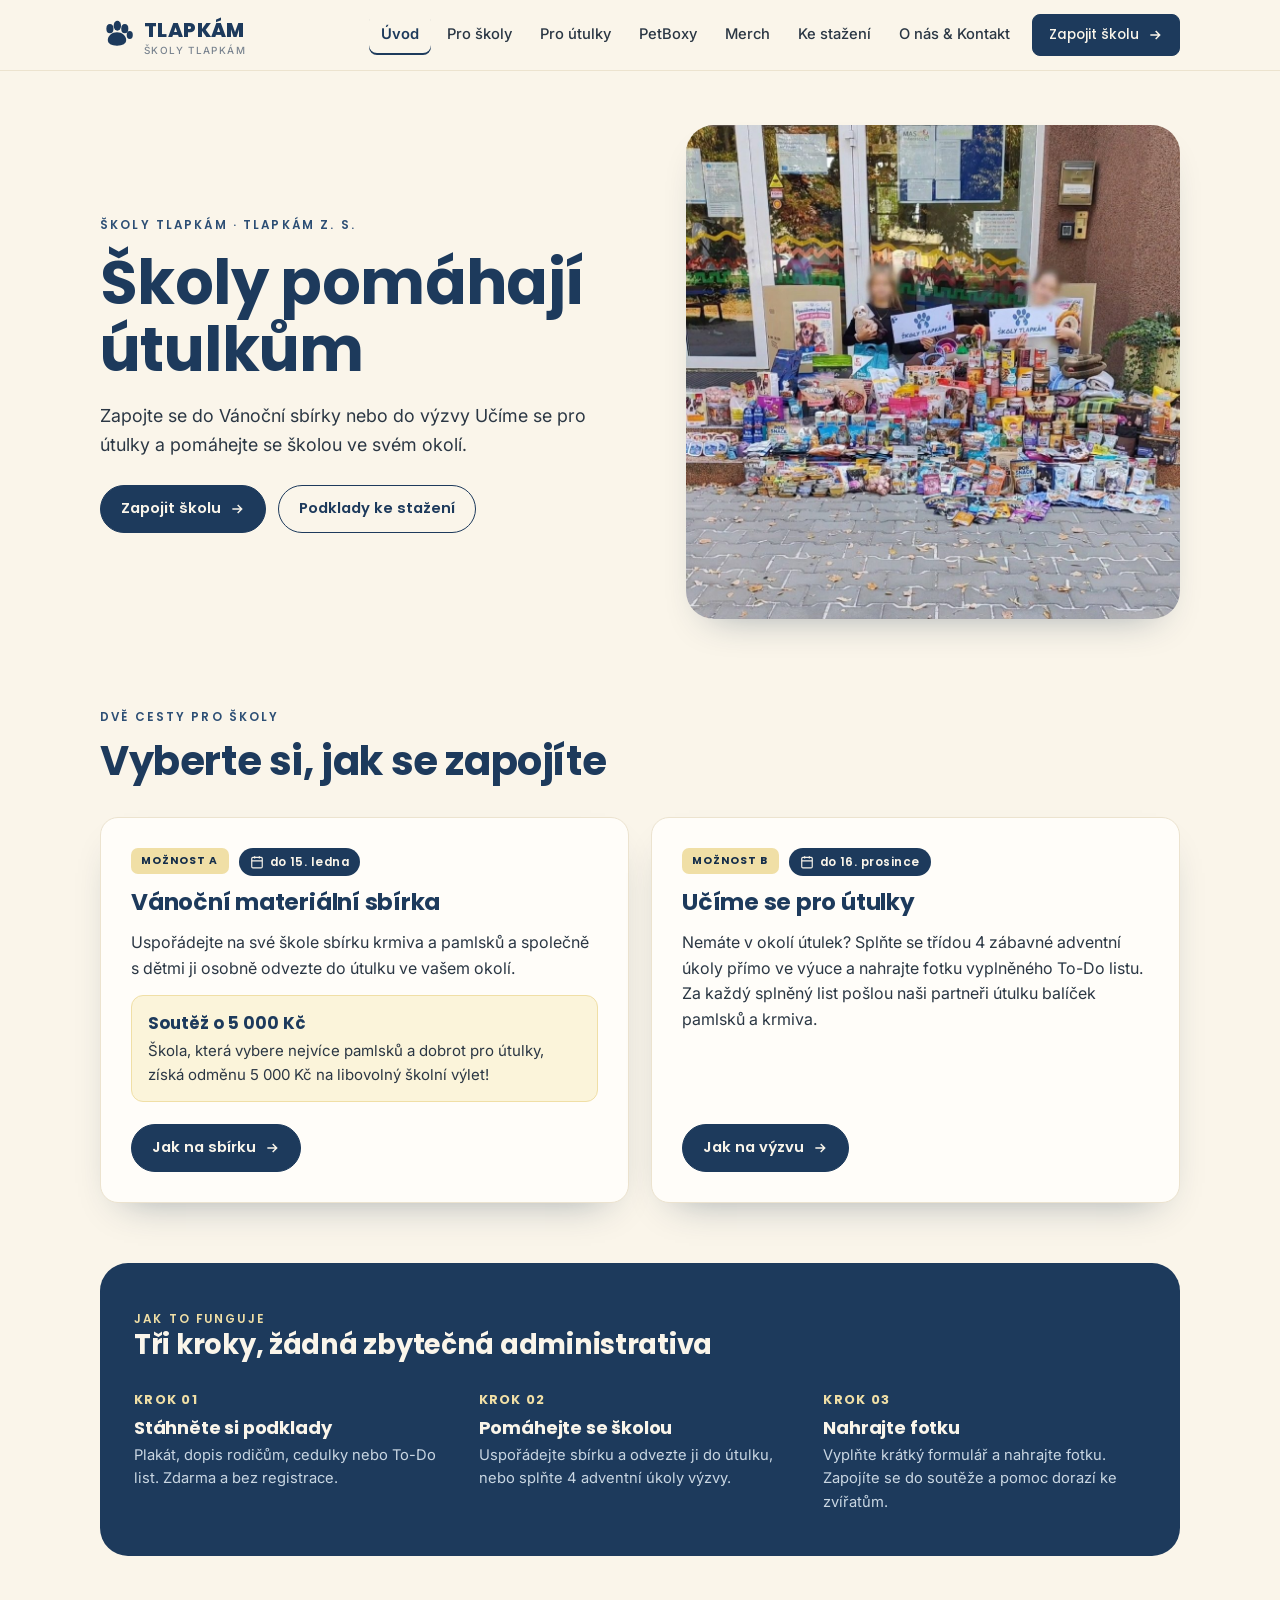
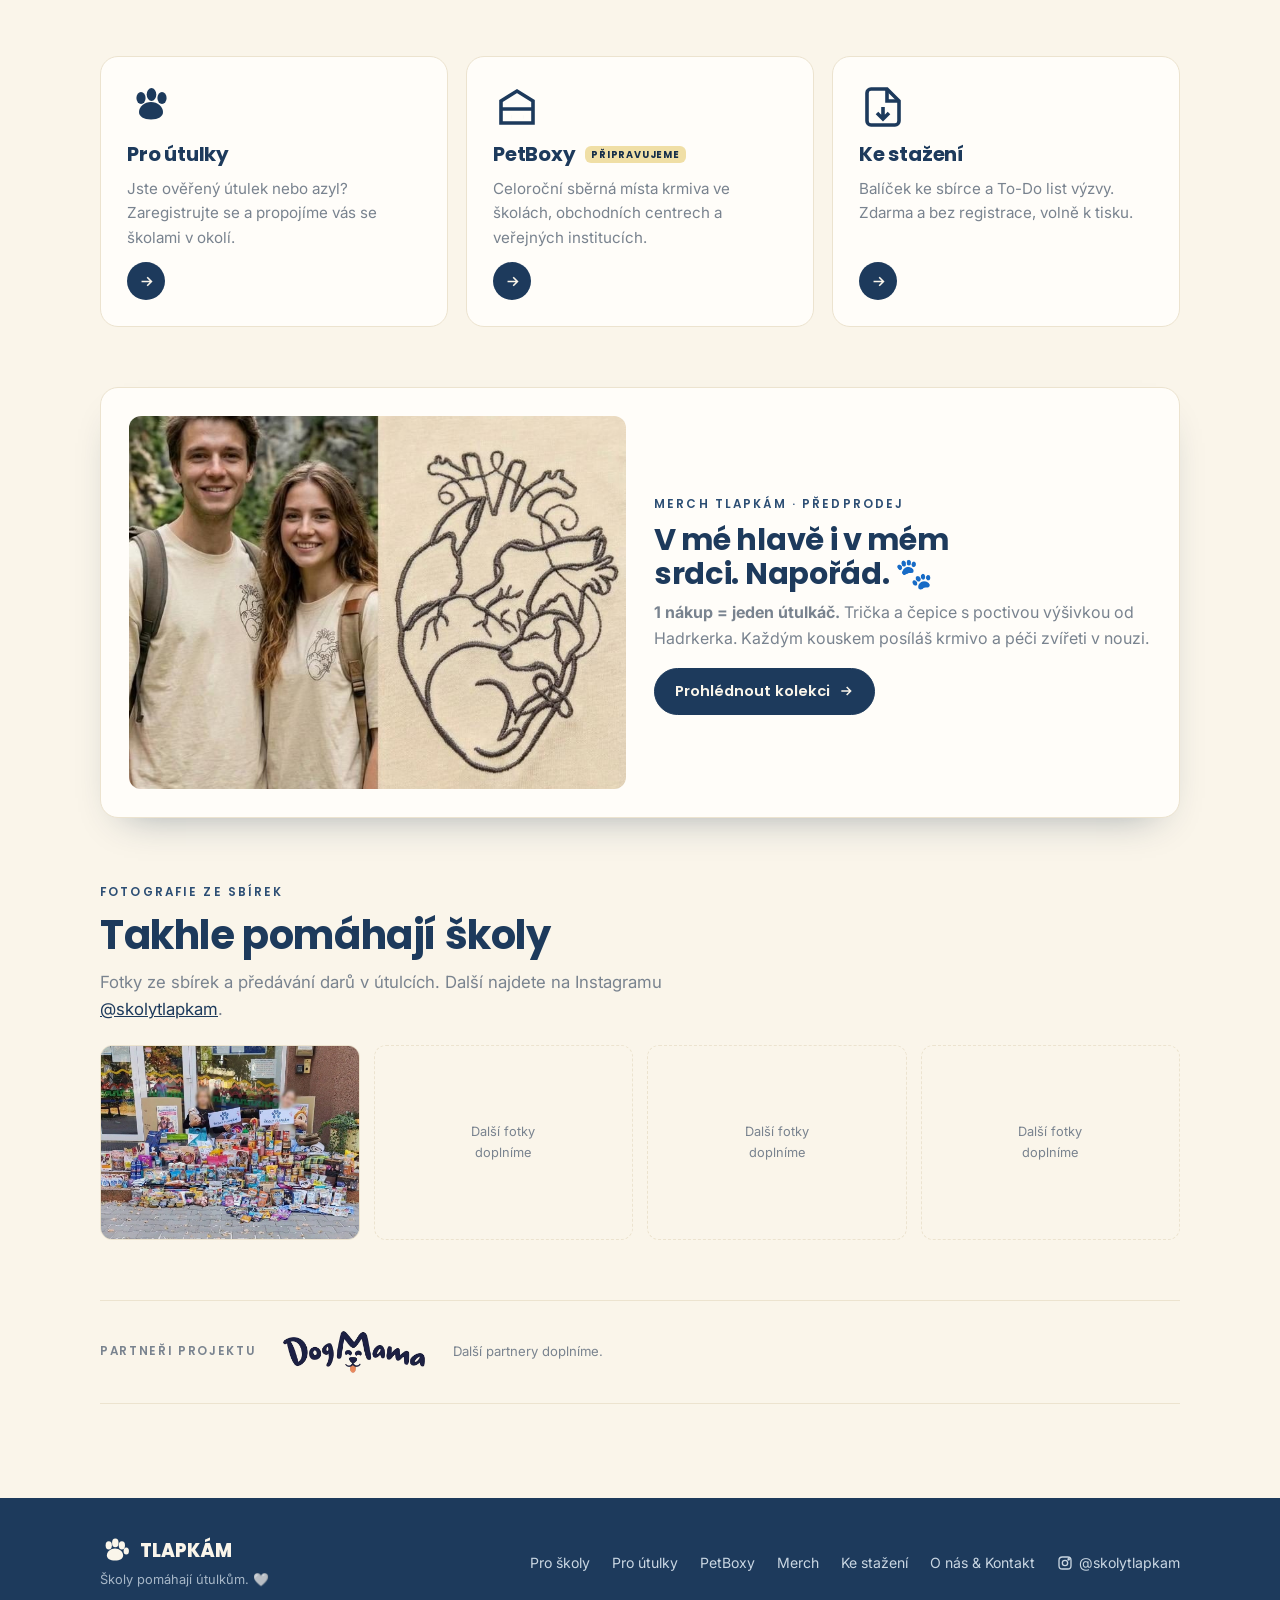
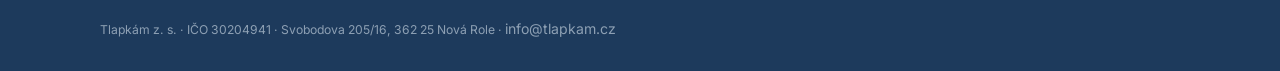
<file: index.html>
<!doctype html>
<html lang="cs">
<head>
<meta charset="utf-8">
<meta name="viewport" content="width=device-width, initial-scale=1, viewport-fit=cover">
<title>Školy Tlapkám</title>
<meta name="description" content="Školy pomáhají útulkům. Vánoční sbírka a Učíme se pro útulky pro školy po celé České republice.">
<link rel="preconnect" href="https://fonts.googleapis.com">
<link rel="preconnect" href="https://fonts.gstatic.com" crossorigin>
<link rel="stylesheet" href="https://fonts.googleapis.com/css2?family=Poppins:wght@600;700;800&family=Inter:wght@400;500;600&display=swap">
<link rel="stylesheet" href="assets/style.css?v=20261107b">
</head>
<body>
<header class="nav">
  <div class="nav-in">
    <a class="brand" href="/" aria-label="Školy Tlapkám, úvod"><svg viewBox="0 0 48 48" fill="currentColor" aria-hidden="true"><ellipse cx="14" cy="15" rx="5" ry="6.5"/><ellipse cx="24.5" cy="11" rx="5.2" ry="7"/><ellipse cx="35" cy="15" rx="5" ry="6.5"/><ellipse cx="42" cy="24" rx="4.3" ry="5.6"/><path d="M24 20c7 0 13 5 13 11 0 5-5 8-13 8s-13-3-13-8c0-6 6-11 13-11z"/></svg><span>TLAPKÁM<small>Školy Tlapkám</small></span></a>
    <button class="burger" aria-label="Menu" onclick="document.getElementById('menu').classList.toggle('open')">
      <svg width="20" height="20" viewBox="0 0 24 24" fill="none" stroke="currentColor" stroke-width="2"><path d="M3 6h18M3 12h18M3 18h18"/></svg>
    </button>
    <nav class="menu" id="menu">
      <a href="/" class="active">Úvod</a><a href="/pro-skoly">Pro školy</a><a href="/pro-utulky">Pro útulky</a><a href="/petboxy">PetBoxy</a><a href="/merch">Merch</a><a href="/ke-stazeni">Ke stažení</a><a href="/kontakt">O nás & Kontakt</a>
      <a class="btn sm" href="/pro-skoly">Zapojit školu <svg viewBox="0 0 24 24" fill="none" stroke="currentColor" stroke-width="2.2"><path d="M5 12h14M13 6l6 6-6 6"/></svg></a>
    </nav>
  </div>
</header>
<main>

<section>
  <div class="wrap">
    <div class="hero">
      <div>
        <span class="eyebrow">Školy Tlapkám · Tlapkám z. s.</span>
        <h1>Školy pomáhají útulkům</h1>
        <p class="lead">Zapojte se do Vánoční sbírky nebo do výzvy Učíme se pro útulky a pomáhejte se školou ve svém okolí.</p>
        <div class="hero-cta">
          <a class="btn" href="/pro-skoly">Zapojit školu <svg viewBox="0 0 24 24" fill="none" stroke="currentColor" stroke-width="2.2"><path d="M5 12h14M13 6l6 6-6 6"/></svg></a>
          <a class="btn ghost" href="/ke-stazeni">Podklady ke stažení</a>
        </div>
      </div>
      <div class="hero-photo">
        <img src="assets/hero-sbirka.jpg" alt="Děti z jedné ze škol u sbírky krmiva a pamlsků pro útulek, s cedulkami Školy Tlapkám">
      </div>
    </div>
  </div>
</section>

<section class="tight">
  <div class="wrap">
    <div class="sec-head"><span class="eyebrow">Dvě cesty pro školy</span><h2>Vyberte si, jak se zapojíte</h2></div>
    <div class="two">
      <div class="act">
        <div class="act-top"><span class="tag">MOŽNOST A</span><span class="deadline"><svg viewBox="0 0 24 24" fill="none" stroke="currentColor" stroke-width="2"><rect x="3" y="4" width="18" height="18" rx="2"/><path d="M16 2v4M8 2v4M3 10h18"/></svg>do 15. ledna</span></div>
        <h3>Vánoční materiální sbírka</h3>
        <p>Uspořádejte na své škole sbírku krmiva a pamlsků a společně s dětmi ji osobně odvezte do útulku ve vašem okolí.</p>
        <div class="prize"><b>Soutěž o 5 000 Kč</b> Škola, která vybere nejvíce pamlsků a dobrot pro útulky, získá odměnu 5 000 Kč na libovolný školní výlet!</div>
        <div class="actions"><a class="btn" href="/pro-skoly#sbirka">Jak na sbírku <svg viewBox="0 0 24 24" fill="none" stroke="currentColor" stroke-width="2.2"><path d="M5 12h14M13 6l6 6-6 6"/></svg></a></div>
      </div>
      <div class="act">
        <div class="act-top"><span class="tag">MOŽNOST B</span><span class="deadline"><svg viewBox="0 0 24 24" fill="none" stroke="currentColor" stroke-width="2"><rect x="3" y="4" width="18" height="18" rx="2"/><path d="M16 2v4M8 2v4M3 10h18"/></svg>do 16. prosince</span></div>
        <h3>Učíme se pro útulky</h3>
        <p>Nemáte v okolí útulek? Splňte se třídou 4 zábavné adventní úkoly přímo ve výuce a nahrajte fotku vyplněného To-Do listu. Za každý splněný list pošlou naši partneři útulku balíček pamlsků a krmiva.</p>
        <div class="actions"><a class="btn" href="/pro-skoly#vyzva">Jak na výzvu <svg viewBox="0 0 24 24" fill="none" stroke="currentColor" stroke-width="2.2"><path d="M5 12h14M13 6l6 6-6 6"/></svg></a></div>
      </div>
    </div>
  </div>
</section>

<section class="tight">
  <div class="wrap">
    <div class="how">
      <span class="eyebrow" style="color:var(--yellow)">Jak to funguje</span>
      <h2>Tři kroky, žádná zbytečná administrativa</h2>
      <div class="steps">
        <div><span class="num">KROK 01</span><h4>Stáhněte si podklady</h4><p>Plakát, dopis rodičům, cedulky nebo To-Do list. Zdarma a bez registrace.</p></div>
        <div><span class="num">KROK 02</span><h4>Pomáhejte se školou</h4><p>Uspořádejte sbírku a odvezte ji do útulku, nebo splňte 4 adventní úkoly výzvy.</p></div>
        <div><span class="num">KROK 03</span><h4>Nahrajte fotku</h4><p>Vyplňte krátký formulář a nahrajte fotku. Zapojíte se do soutěže a pomoc dorazí ke zvířatům.</p></div>
      </div>
    </div>
  </div>
</section>

<section class="tight">
  <div class="wrap">
    <div class="cards">
      <a class="card" href="/pro-utulky">
        <svg class="ico" viewBox="0 0 48 48" fill="currentColor"><ellipse cx="14" cy="15" rx="4.6" ry="6"/><ellipse cx="24.5" cy="11.5" rx="4.8" ry="6.4"/><ellipse cx="35" cy="15" rx="4.6" ry="6"/><path d="M24 19c6.5 0 12 4.6 12 10 0 4.6-4.6 7.4-12 7.4S12 33.6 12 29c0-5.4 5.5-10 12-10z"/></svg>
        <h3>Pro útulky</h3><p>Jste ověřený útulek nebo azyl? Zaregistrujte se a propojíme vás se školami v okolí.</p>
        <div class="go"><svg viewBox="0 0 24 24" fill="none" stroke="currentColor" stroke-width="2.2"><path d="M5 12h14M13 6l6 6-6 6"/></svg></div>
      </a>
      <a class="card" href="/petboxy">
        <svg class="ico" viewBox="0 0 24 24" fill="none" stroke="currentColor" stroke-width="1.8"><path d="M4 9l8-5 8 5v11H4z"/><path d="M4 13h16M9 17h.01M15 17h.01"/></svg>
        <h3>PetBoxy <span class="soon">PŘIPRAVUJEME</span></h3><p>Celoroční sběrná místa krmiva ve školách, obchodních centrech a veřejných institucích.</p>
        <div class="go"><svg viewBox="0 0 24 24" fill="none" stroke="currentColor" stroke-width="2.2"><path d="M5 12h14M13 6l6 6-6 6"/></svg></div>
      </a>
      <a class="card" href="/ke-stazeni">
        <svg class="ico" viewBox="0 0 24 24" fill="none" stroke="currentColor" stroke-width="1.8"><path d="M14 3H6a2 2 0 00-2 2v14a2 2 0 002 2h12a2 2 0 002-2V9z"/><path d="M14 3v6h6M12 12v6M9 15l3 3 3-3"/></svg>
        <h3>Ke stažení</h3><p>Balíček ke sbírce a To-Do list výzvy. Zdarma a bez registrace, volně k tisku.</p>
        <div class="go"><svg viewBox="0 0 24 24" fill="none" stroke="currentColor" stroke-width="2.2"><path d="M5 12h14M13 6l6 6-6 6"/></svg></div>
      </a>
    </div>
  </div>
</section>

<section class="tight" id="merch">
  <div class="wrap">
    <div class="merch-teaser">
      <img src="assets/merch/set-1.jpg" alt="Partnerský set triček s výšivkou Merch Tlapkám" loading="lazy">
      <div>
        <span class="eyebrow">Merch Tlapkám · předprodej</span>
        <h2>V mé hlavě i v mém srdci. Napořád. 🐾</h2>
        <p><b>1 nákup = jeden útulkáč.</b> Trička a čepice s poctivou výšivkou od Hadrkerka. Každým kouskem posíláš krmivo a péči zvířeti v nouzi.</p>
        <a class="btn" href="/merch">Prohlédnout kolekci <svg viewBox="0 0 24 24" fill="none" stroke="currentColor" stroke-width="2.2"><path d="M5 12h14M13 6l6 6-6 6"/></svg></a>
      </div>
    </div>
  </div>
</section>

<section class="tight" id="fotky">
  <div class="wrap">
    <div class="sec-head"><span class="eyebrow">Fotografie ze sbírek</span><h2>Takhle pomáhají školy</h2><p>Fotky ze sbírek a předávání darů v útulcích. Další najdete na Instagramu <a href="https://www.instagram.com/skolytlapkam/" target="_blank" rel="noopener">@skolytlapkam</a>.</p></div>
    <div class="gallery">
      <figure><img src="assets/hero-sbirka.jpg" alt="Děti ze ZŠ Nová Role u vybraného krmiva a pamlsků pro útulek" loading="lazy"></figure>
      <!-- GALERIE: další fotky doplnit sem jako <figure><img src="assets/galerie/..." alt="..." loading="lazy"></figure> -->
      <figure class="ph"><span>Další fotky<br>doplníme</span></figure>
      <figure class="ph"><span>Další fotky<br>doplníme</span></figure>
      <figure class="ph"><span>Další fotky<br>doplníme</span></figure>
    </div>
  </div>
</section>

<section class="tight">
  <div class="wrap">
    <div class="partners">
      <span class="lab">Partneři projektu</span>
      <img class="plogo" src="assets/partneri/dogmama.png" alt="DogMama" width="544" height="172">
      <span class="muted" style="font-size:.82rem">Další partnery doplníme.</span>
    </div>
  </div>
</section>
</main>
<footer>
  <div class="fin">
    <div>
      <div class="brand2"><svg viewBox="0 0 48 48" fill="currentColor" aria-hidden="true"><ellipse cx="14" cy="15" rx="5" ry="6.5"/><ellipse cx="24.5" cy="11" rx="5.2" ry="7"/><ellipse cx="35" cy="15" rx="5" ry="6.5"/><ellipse cx="42" cy="24" rx="4.3" ry="5.6"/><path d="M24 20c7 0 13 5 13 11 0 5-5 8-13 8s-13-3-13-8c0-6 6-11 13-11z"/></svg> TLAPKÁM</div>
      <div class="tag">Školy pomáhají útulkům. 🤍</div>
    </div>
    <div style="display:flex;gap:22px;flex-wrap:wrap">
      <a href="/pro-skoly">Pro školy</a>
      <a href="/pro-utulky">Pro útulky</a>
      <a href="/petboxy">PetBoxy</a>
      <a href="/merch">Merch</a>
      <a href="/ke-stazeni">Ke stažení</a>
      <a href="/kontakt">O nás & Kontakt</a>
      <a class="ig" href="https://www.instagram.com/skolytlapkam/" target="_blank" rel="noopener"><svg viewBox="0 0 24 24" fill="none" stroke="currentColor" stroke-width="2" aria-hidden="true"><rect x="3" y="3" width="18" height="18" rx="5"/><circle cx="12" cy="12" r="4"/><circle cx="17.5" cy="6.5" r="1" fill="currentColor"/></svg>@skolytlapkam</a>
    </div>
    <div class="legal">Tlapkám z. s. · IČO 30204941 · Svobodova 205/16, 362 25 Nová Role · <a href="mailto:info@tlapkam.cz">info@tlapkam.cz</a></div>
  </div>
</footer>
</body>
</html>
</file>
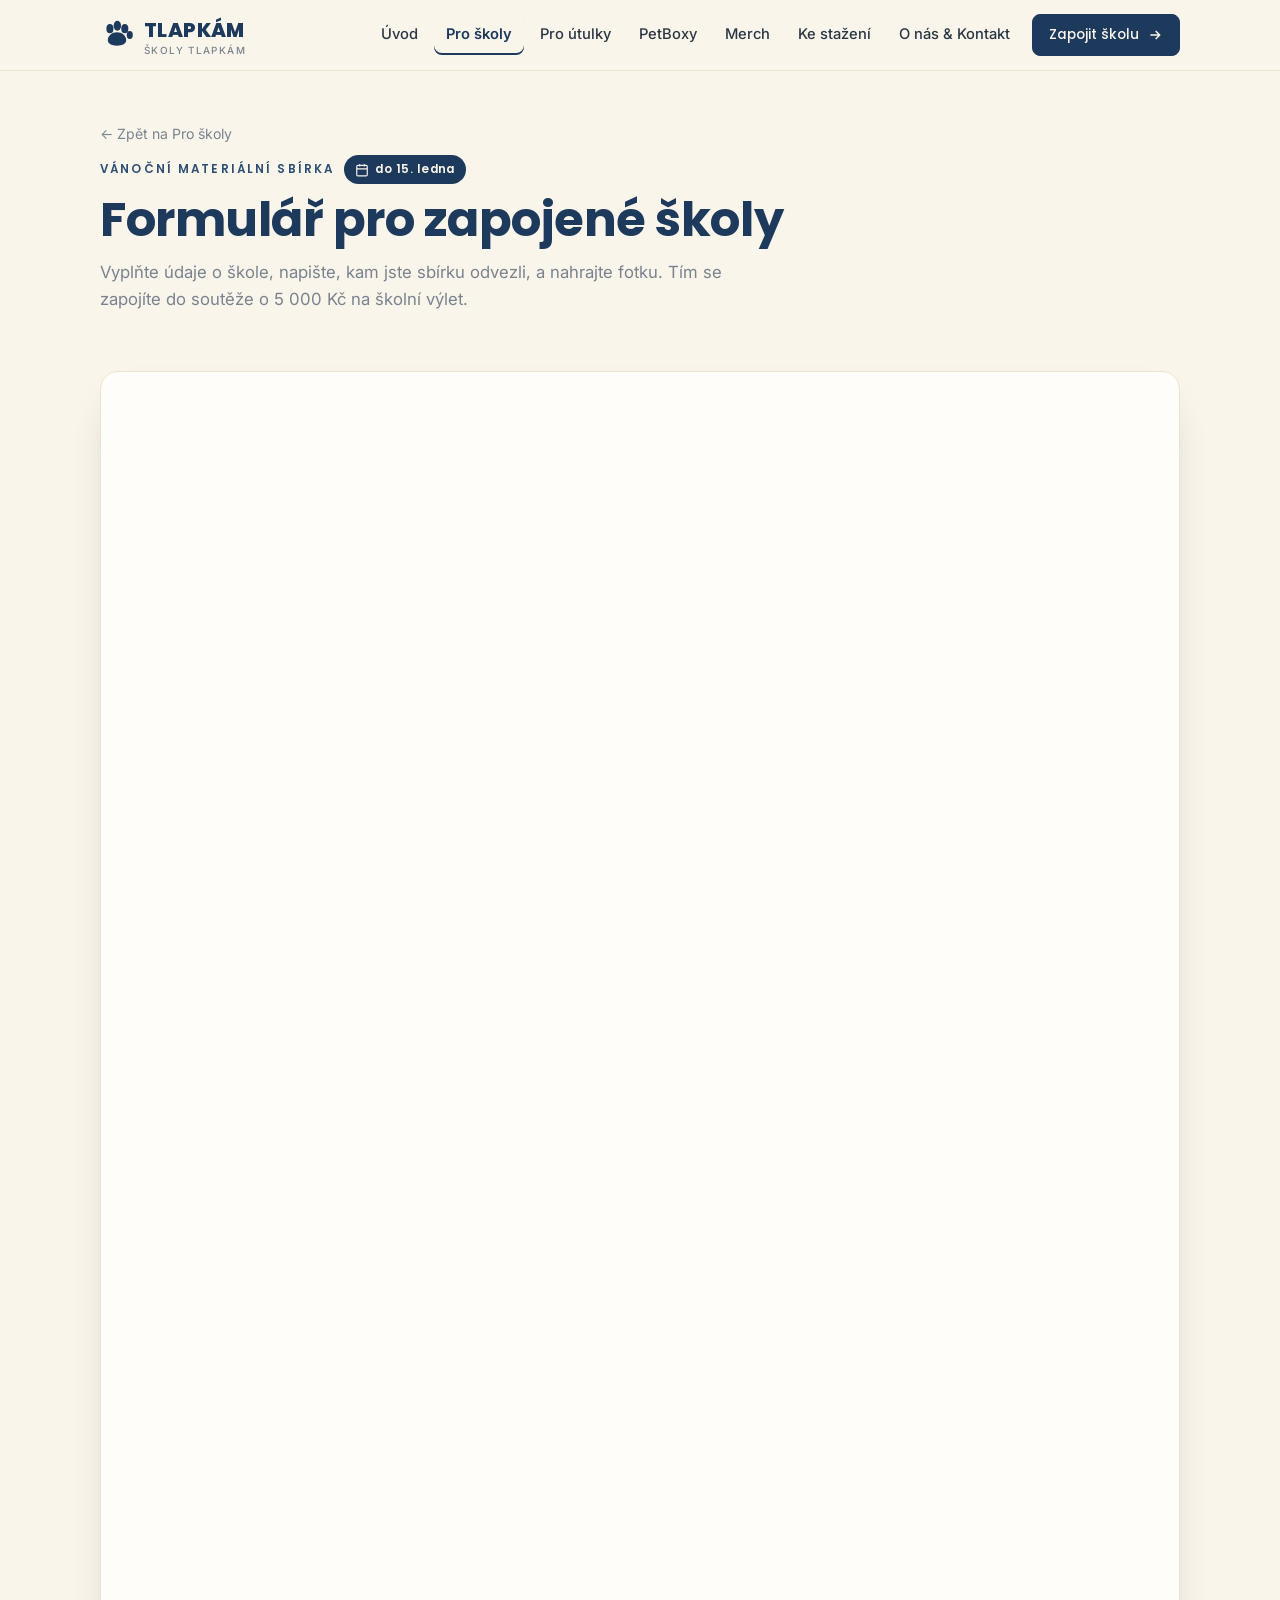
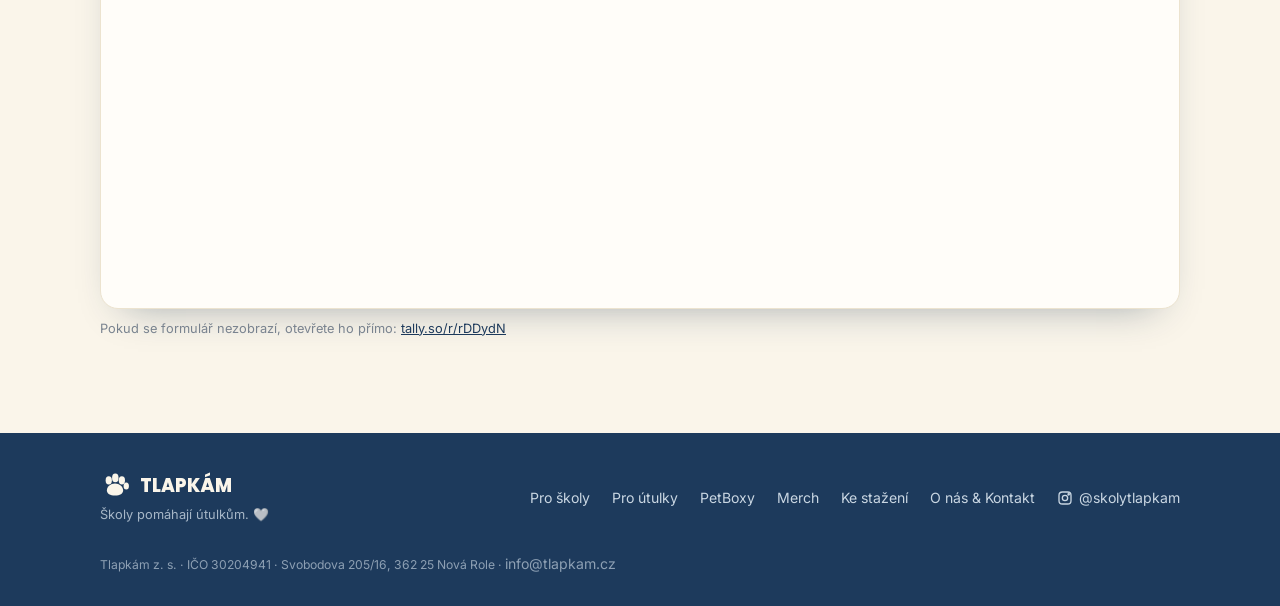
<file: formular-sbirka.html>
<!doctype html>
<html lang="cs">
<head>
<meta charset="utf-8">
<meta name="viewport" content="width=device-width, initial-scale=1, viewport-fit=cover">
<title>Vánoční sbírka: nahrání fotky · Školy Tlapkám</title>
<meta name="description" content="Formulář pro zapojené školy: údaje o škole, vybraný útulek a fotka sbírky. Soutěž o 5 000 Kč.">
<link rel="preconnect" href="https://fonts.googleapis.com">
<link rel="preconnect" href="https://fonts.gstatic.com" crossorigin>
<link rel="stylesheet" href="https://fonts.googleapis.com/css2?family=Poppins:wght@600;700;800&family=Inter:wght@400;500;600&display=swap">
<link rel="stylesheet" href="assets/style.css?v=20261107b">
</head>
<body>
<header class="nav">
  <div class="nav-in">
    <a class="brand" href="/" aria-label="Školy Tlapkám, úvod"><svg viewBox="0 0 48 48" fill="currentColor" aria-hidden="true"><ellipse cx="14" cy="15" rx="5" ry="6.5"/><ellipse cx="24.5" cy="11" rx="5.2" ry="7"/><ellipse cx="35" cy="15" rx="5" ry="6.5"/><ellipse cx="42" cy="24" rx="4.3" ry="5.6"/><path d="M24 20c7 0 13 5 13 11 0 5-5 8-13 8s-13-3-13-8c0-6 6-11 13-11z"/></svg><span>TLAPKÁM<small>Školy Tlapkám</small></span></a>
    <button class="burger" aria-label="Menu" onclick="document.getElementById('menu').classList.toggle('open')">
      <svg width="20" height="20" viewBox="0 0 24 24" fill="none" stroke="currentColor" stroke-width="2"><path d="M3 6h18M3 12h18M3 18h18"/></svg>
    </button>
    <nav class="menu" id="menu">
      <a href="/">Úvod</a><a href="/pro-skoly" class="active">Pro školy</a><a href="/pro-utulky">Pro útulky</a><a href="/petboxy">PetBoxy</a><a href="/merch">Merch</a><a href="/ke-stazeni">Ke stažení</a><a href="/kontakt">O nás & Kontakt</a>
      <a class="btn sm" href="/pro-skoly">Zapojit školu <svg viewBox="0 0 24 24" fill="none" stroke="currentColor" stroke-width="2.2"><path d="M5 12h14M13 6l6 6-6 6"/></svg></a>
    </nav>
  </div>
</header>
<main>

<section class="page-head">
  <div class="wrap">
    <a class="back" href="/pro-skoly#sbirka">← Zpět na Pro školy</a>
    <div class="act-top"><span class="eyebrow">Vánoční materiální sbírka</span><span class="deadline"><svg viewBox="0 0 24 24" fill="none" stroke="currentColor" stroke-width="2"><rect x="3" y="4" width="18" height="18" rx="2"/><path d="M16 2v4M8 2v4M3 10h18"/></svg>do 15. ledna</span></div>
    <h1>Formulář pro zapojené školy</h1>
    <p>Vyplňte údaje o škole, napište, kam jste sbírku odvezli, a nahrajte fotku. Tím se zapojíte do soutěže o 5 000 Kč na školní výlet.</p>
  </div>
</section>
<section class="tight"><div class="wrap"><div class="form-wrap">
  <iframe data-tally-src="https://tally.so/embed/rDDydN?alignLeft=1&hideTitle=1&transparentBackground=1&dynamicHeight=1" loading="lazy" width="100%" height="1500" frameborder="0" marginheight="0" marginwidth="0" title="Vánoční sbírka: formulář pro zapojené školy"></iframe>
</div>
<script src="https://tally.so/widgets/embed.js" async></script>
<p class="muted" style="font-size:.8rem;margin-top:10px">Pokud se formulář nezobrazí, otevřete ho přímo: <a href="https://tally.so/r/rDDydN">tally.so/r/rDDydN</a></p>
</div></section>
</main>
<footer>
  <div class="fin">
    <div>
      <div class="brand2"><svg viewBox="0 0 48 48" fill="currentColor" aria-hidden="true"><ellipse cx="14" cy="15" rx="5" ry="6.5"/><ellipse cx="24.5" cy="11" rx="5.2" ry="7"/><ellipse cx="35" cy="15" rx="5" ry="6.5"/><ellipse cx="42" cy="24" rx="4.3" ry="5.6"/><path d="M24 20c7 0 13 5 13 11 0 5-5 8-13 8s-13-3-13-8c0-6 6-11 13-11z"/></svg> TLAPKÁM</div>
      <div class="tag">Školy pomáhají útulkům. 🤍</div>
    </div>
    <div style="display:flex;gap:22px;flex-wrap:wrap">
      <a href="/pro-skoly">Pro školy</a>
      <a href="/pro-utulky">Pro útulky</a>
      <a href="/petboxy">PetBoxy</a>
      <a href="/merch">Merch</a>
      <a href="/ke-stazeni">Ke stažení</a>
      <a href="/kontakt">O nás & Kontakt</a>
      <a class="ig" href="https://www.instagram.com/skolytlapkam/" target="_blank" rel="noopener"><svg viewBox="0 0 24 24" fill="none" stroke="currentColor" stroke-width="2" aria-hidden="true"><rect x="3" y="3" width="18" height="18" rx="5"/><circle cx="12" cy="12" r="4"/><circle cx="17.5" cy="6.5" r="1" fill="currentColor"/></svg>@skolytlapkam</a>
    </div>
    <div class="legal">Tlapkám z. s. · IČO 30204941 · Svobodova 205/16, 362 25 Nová Role · <a href="mailto:info@tlapkam.cz">info@tlapkam.cz</a></div>
  </div>
</footer>
</body>
</html>
</file>
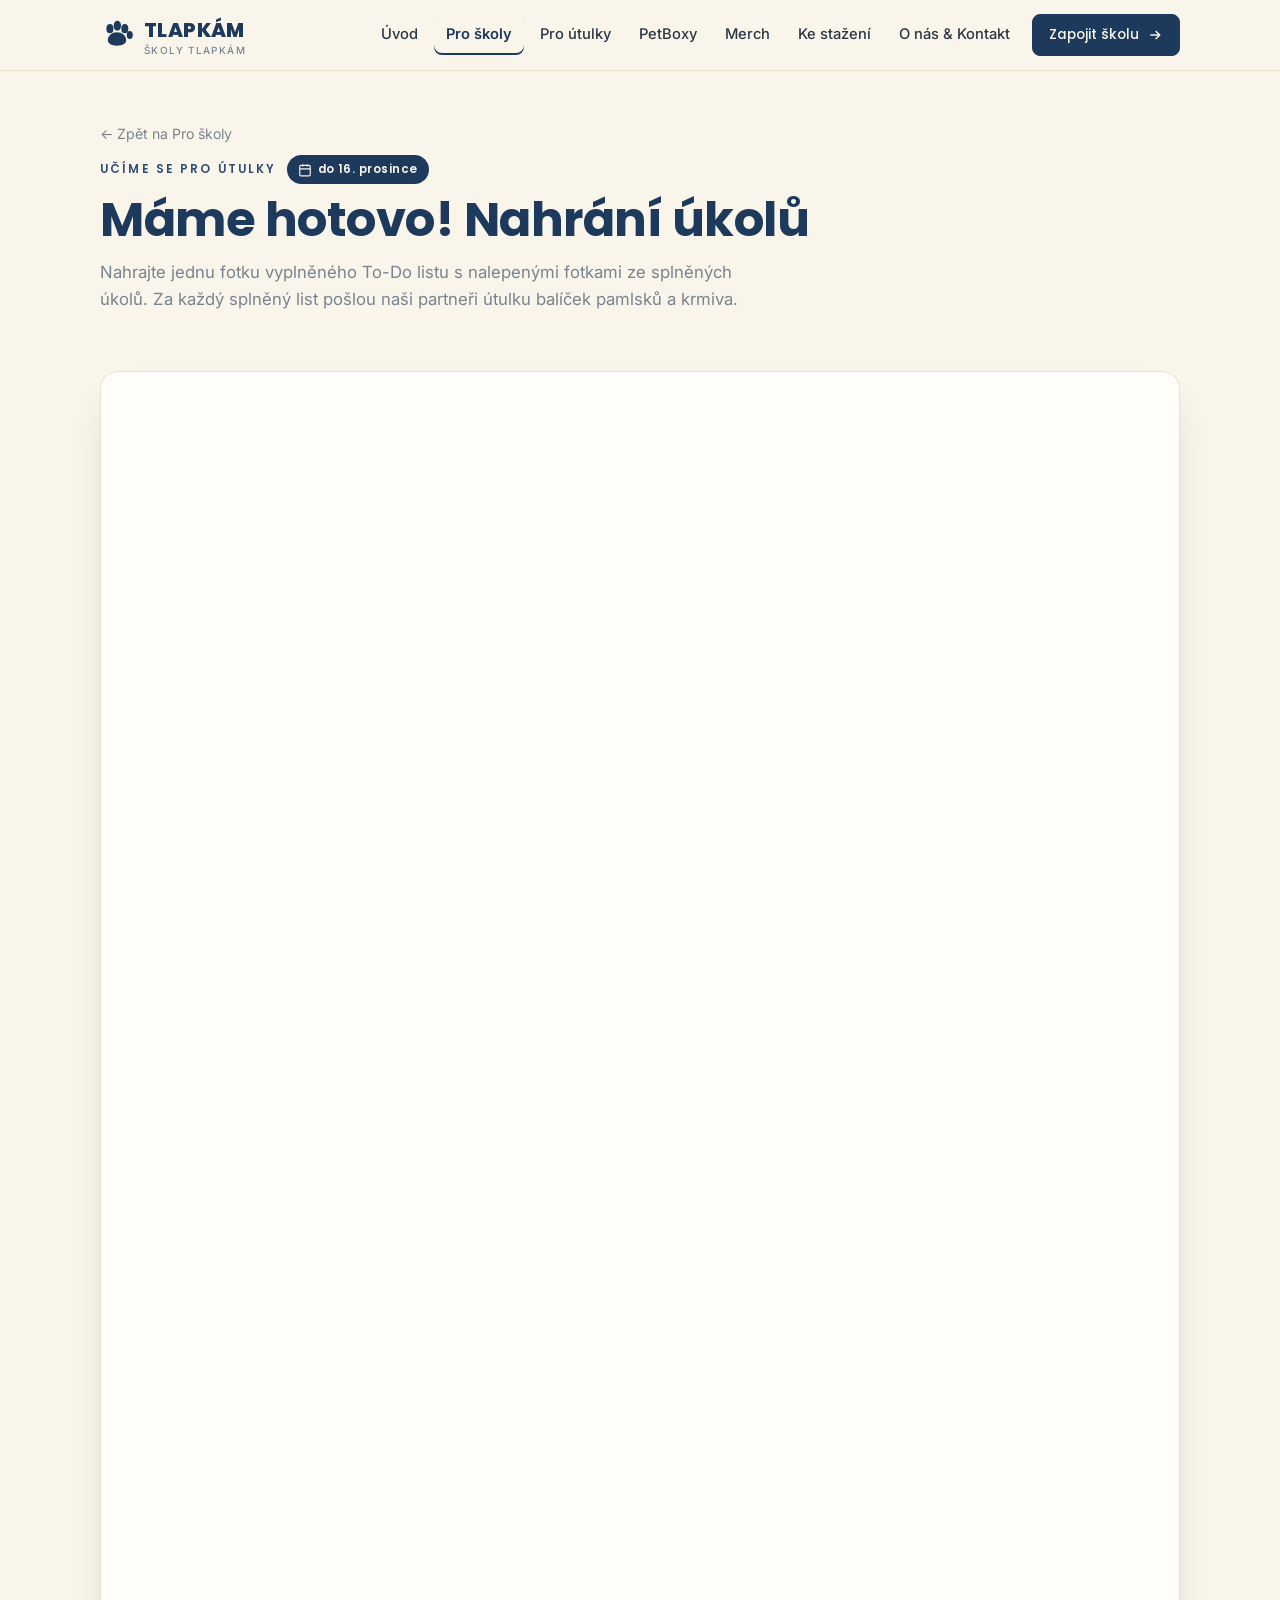
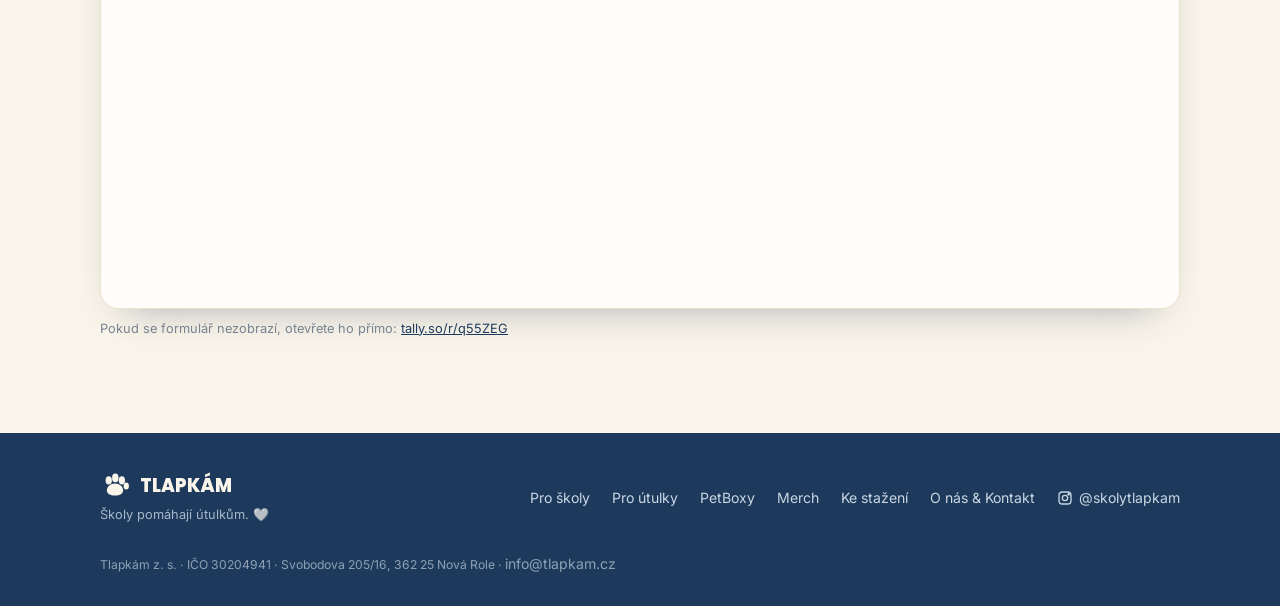
<file: formular-vyzva.html>
<!doctype html>
<html lang="cs">
<head>
<meta charset="utf-8">
<meta name="viewport" content="width=device-width, initial-scale=1, viewport-fit=cover">
<title>Máme hotovo! · Školy Tlapkám</title>
<meta name="description" content="Odevzdání výzvy Učíme se pro útulky: nahrání fotky vyplněného To-Do listu do 16. prosince.">
<link rel="preconnect" href="https://fonts.googleapis.com">
<link rel="preconnect" href="https://fonts.gstatic.com" crossorigin>
<link rel="stylesheet" href="https://fonts.googleapis.com/css2?family=Poppins:wght@600;700;800&family=Inter:wght@400;500;600&display=swap">
<link rel="stylesheet" href="assets/style.css?v=20261107b">
</head>
<body>
<header class="nav">
  <div class="nav-in">
    <a class="brand" href="/" aria-label="Školy Tlapkám, úvod"><svg viewBox="0 0 48 48" fill="currentColor" aria-hidden="true"><ellipse cx="14" cy="15" rx="5" ry="6.5"/><ellipse cx="24.5" cy="11" rx="5.2" ry="7"/><ellipse cx="35" cy="15" rx="5" ry="6.5"/><ellipse cx="42" cy="24" rx="4.3" ry="5.6"/><path d="M24 20c7 0 13 5 13 11 0 5-5 8-13 8s-13-3-13-8c0-6 6-11 13-11z"/></svg><span>TLAPKÁM<small>Školy Tlapkám</small></span></a>
    <button class="burger" aria-label="Menu" onclick="document.getElementById('menu').classList.toggle('open')">
      <svg width="20" height="20" viewBox="0 0 24 24" fill="none" stroke="currentColor" stroke-width="2"><path d="M3 6h18M3 12h18M3 18h18"/></svg>
    </button>
    <nav class="menu" id="menu">
      <a href="/">Úvod</a><a href="/pro-skoly" class="active">Pro školy</a><a href="/pro-utulky">Pro útulky</a><a href="/petboxy">PetBoxy</a><a href="/merch">Merch</a><a href="/ke-stazeni">Ke stažení</a><a href="/kontakt">O nás & Kontakt</a>
      <a class="btn sm" href="/pro-skoly">Zapojit školu <svg viewBox="0 0 24 24" fill="none" stroke="currentColor" stroke-width="2.2"><path d="M5 12h14M13 6l6 6-6 6"/></svg></a>
    </nav>
  </div>
</header>
<main>

<section class="page-head">
  <div class="wrap">
    <a class="back" href="/pro-skoly#vyzva">← Zpět na Pro školy</a>
    <div class="act-top"><span class="eyebrow">Učíme se pro útulky</span><span class="deadline"><svg viewBox="0 0 24 24" fill="none" stroke="currentColor" stroke-width="2"><rect x="3" y="4" width="18" height="18" rx="2"/><path d="M16 2v4M8 2v4M3 10h18"/></svg>do 16. prosince</span></div>
    <h1>Máme hotovo! Nahrání úkolů</h1>
    <p>Nahrajte jednu fotku vyplněného To-Do listu s nalepenými fotkami ze splněných úkolů. Za každý splněný list pošlou naši partneři útulku balíček pamlsků a krmiva.</p>
  </div>
</section>
<section class="tight"><div class="wrap"><div class="form-wrap">
  <iframe data-tally-src="https://tally.so/embed/q55ZEG?alignLeft=1&hideTitle=1&transparentBackground=1&dynamicHeight=1" loading="lazy" width="100%" height="1500" frameborder="0" marginheight="0" marginwidth="0" title="Odevzdání výzvy Učíme se pro útulky"></iframe>
</div>
<script src="https://tally.so/widgets/embed.js" async></script>
<p class="muted" style="font-size:.8rem;margin-top:10px">Pokud se formulář nezobrazí, otevřete ho přímo: <a href="https://tally.so/r/q55ZEG">tally.so/r/q55ZEG</a></p>
</div></section>
</main>
<footer>
  <div class="fin">
    <div>
      <div class="brand2"><svg viewBox="0 0 48 48" fill="currentColor" aria-hidden="true"><ellipse cx="14" cy="15" rx="5" ry="6.5"/><ellipse cx="24.5" cy="11" rx="5.2" ry="7"/><ellipse cx="35" cy="15" rx="5" ry="6.5"/><ellipse cx="42" cy="24" rx="4.3" ry="5.6"/><path d="M24 20c7 0 13 5 13 11 0 5-5 8-13 8s-13-3-13-8c0-6 6-11 13-11z"/></svg> TLAPKÁM</div>
      <div class="tag">Školy pomáhají útulkům. 🤍</div>
    </div>
    <div style="display:flex;gap:22px;flex-wrap:wrap">
      <a href="/pro-skoly">Pro školy</a>
      <a href="/pro-utulky">Pro útulky</a>
      <a href="/petboxy">PetBoxy</a>
      <a href="/merch">Merch</a>
      <a href="/ke-stazeni">Ke stažení</a>
      <a href="/kontakt">O nás & Kontakt</a>
      <a class="ig" href="https://www.instagram.com/skolytlapkam/" target="_blank" rel="noopener"><svg viewBox="0 0 24 24" fill="none" stroke="currentColor" stroke-width="2" aria-hidden="true"><rect x="3" y="3" width="18" height="18" rx="5"/><circle cx="12" cy="12" r="4"/><circle cx="17.5" cy="6.5" r="1" fill="currentColor"/></svg>@skolytlapkam</a>
    </div>
    <div class="legal">Tlapkám z. s. · IČO 30204941 · Svobodova 205/16, 362 25 Nová Role · <a href="mailto:info@tlapkam.cz">info@tlapkam.cz</a></div>
  </div>
</footer>
</body>
</html>
</file>
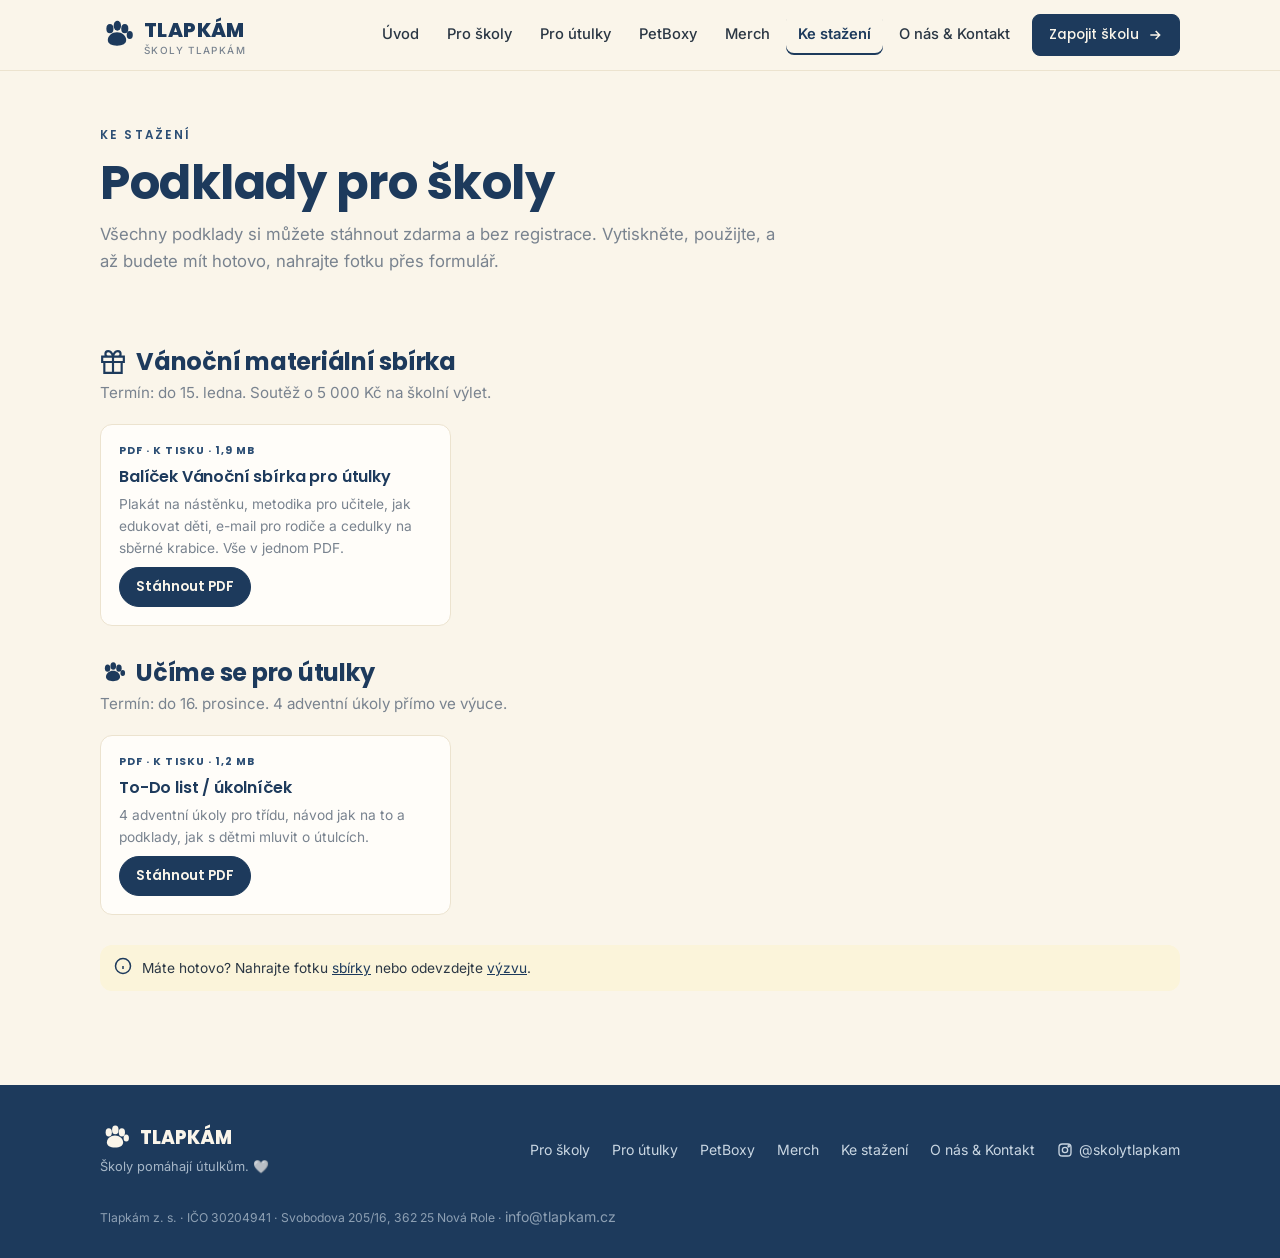
<file: ke-stazeni.html>
<!doctype html>
<html lang="cs">
<head>
<meta charset="utf-8">
<meta name="viewport" content="width=device-width, initial-scale=1, viewport-fit=cover">
<title>Ke stažení · Školy Tlapkám</title>
<meta name="description" content="Podklady pro Vánoční sbírku a výzvu Učíme se pro útulky volně ke stažení, bez registrace.">
<link rel="preconnect" href="https://fonts.googleapis.com">
<link rel="preconnect" href="https://fonts.gstatic.com" crossorigin>
<link rel="stylesheet" href="https://fonts.googleapis.com/css2?family=Poppins:wght@600;700;800&family=Inter:wght@400;500;600&display=swap">
<link rel="stylesheet" href="assets/style.css?v=20261107b">
</head>
<body>
<header class="nav">
  <div class="nav-in">
    <a class="brand" href="/" aria-label="Školy Tlapkám, úvod"><svg viewBox="0 0 48 48" fill="currentColor" aria-hidden="true"><ellipse cx="14" cy="15" rx="5" ry="6.5"/><ellipse cx="24.5" cy="11" rx="5.2" ry="7"/><ellipse cx="35" cy="15" rx="5" ry="6.5"/><ellipse cx="42" cy="24" rx="4.3" ry="5.6"/><path d="M24 20c7 0 13 5 13 11 0 5-5 8-13 8s-13-3-13-8c0-6 6-11 13-11z"/></svg><span>TLAPKÁM<small>Školy Tlapkám</small></span></a>
    <button class="burger" aria-label="Menu" onclick="document.getElementById('menu').classList.toggle('open')">
      <svg width="20" height="20" viewBox="0 0 24 24" fill="none" stroke="currentColor" stroke-width="2"><path d="M3 6h18M3 12h18M3 18h18"/></svg>
    </button>
    <nav class="menu" id="menu">
      <a href="/">Úvod</a><a href="/pro-skoly">Pro školy</a><a href="/pro-utulky">Pro útulky</a><a href="/petboxy">PetBoxy</a><a href="/merch">Merch</a><a href="/ke-stazeni" class="active">Ke stažení</a><a href="/kontakt">O nás & Kontakt</a>
      <a class="btn sm" href="/pro-skoly">Zapojit školu <svg viewBox="0 0 24 24" fill="none" stroke="currentColor" stroke-width="2.2"><path d="M5 12h14M13 6l6 6-6 6"/></svg></a>
    </nav>
  </div>
</header>
<main>

<section class="page-head">
  <div class="wrap">
    <span class="eyebrow">Ke stažení</span>
    <h1>Podklady pro školy</h1>
    <p>Všechny podklady si můžete stáhnout zdarma a bez registrace. Vytiskněte, použijte, a až budete mít hotovo, nahrajte fotku přes formulář.</p>
  </div>
</section>
<section class="tight">
  <div class="wrap">
    <div class="dl-group" id="sbirka">
      <h2><svg viewBox="0 0 24 24" fill="none" stroke="currentColor" stroke-width="2"><path d="M20 12v10H4V12M22 7H2v5h20zM12 22V7M12 7H7.5a2.5 2.5 0 010-5C11 2 12 7 12 7zM12 7h4.5a2.5 2.5 0 000-5C13 2 12 7 12 7z"/></svg>Vánoční materiální sbírka</h2>
      <p class="sub">Termín: do 15. ledna. Soutěž o 5 000 Kč na školní výlet.</p>
      <div class="dl-list">
        <div class="dl"><span class="fmt">PDF · K TISKU · 1,9 MB</span><h4>Balíček Vánoční sbírka pro útulky</h4><p>Plakát na nástěnku, metodika pro učitele, jak edukovat děti, e-mail pro rodiče a cedulky na sběrné krabice. Vše v jednom PDF.</p><a class="btn sm" href="assets/downloads/skoly-tlapkam-vanocni-sbirka.pdf" download>Stáhnout PDF</a></div>
      </div>
    </div>
    <div class="dl-group" id="vyzva">
      <h2><svg viewBox="0 0 48 48" fill="currentColor" aria-hidden="true"><ellipse cx="14" cy="15" rx="5" ry="6.5"/><ellipse cx="24.5" cy="11" rx="5.2" ry="7"/><ellipse cx="35" cy="15" rx="5" ry="6.5"/><ellipse cx="42" cy="24" rx="4.3" ry="5.6"/><path d="M24 20c7 0 13 5 13 11 0 5-5 8-13 8s-13-3-13-8c0-6 6-11 13-11z"/></svg>Učíme se pro útulky</h2>
      <p class="sub">Termín: do 16. prosince. 4 adventní úkoly přímo ve výuce.</p>
      <div class="dl-list">
        <div class="dl"><span class="fmt">PDF · K TISKU · 1,2 MB</span><h4>To-Do list / úkolníček</h4><p>4 adventní úkoly pro třídu, návod jak na to a podklady, jak s dětmi mluvit o útulcích.</p><a class="btn sm" href="assets/downloads/skoly-tlapkam-to-do-list.pdf" download>Stáhnout PDF</a></div>
      </div>
    </div>
    <div class="form-note" style="margin-top:30px"><svg viewBox="0 0 24 24" fill="none" stroke="currentColor" stroke-width="2"><circle cx="12" cy="12" r="10"/><path d="M12 16v-4M12 8h.01"/></svg><span>Máte hotovo? Nahrajte fotku <a href="/formular-sbirka">sbírky</a> nebo odevzdejte <a href="/formular-vyzva">výzvu</a>.</span></div>
  </div>
</section>
</main>
<footer>
  <div class="fin">
    <div>
      <div class="brand2"><svg viewBox="0 0 48 48" fill="currentColor" aria-hidden="true"><ellipse cx="14" cy="15" rx="5" ry="6.5"/><ellipse cx="24.5" cy="11" rx="5.2" ry="7"/><ellipse cx="35" cy="15" rx="5" ry="6.5"/><ellipse cx="42" cy="24" rx="4.3" ry="5.6"/><path d="M24 20c7 0 13 5 13 11 0 5-5 8-13 8s-13-3-13-8c0-6 6-11 13-11z"/></svg> TLAPKÁM</div>
      <div class="tag">Školy pomáhají útulkům. 🤍</div>
    </div>
    <div style="display:flex;gap:22px;flex-wrap:wrap">
      <a href="/pro-skoly">Pro školy</a>
      <a href="/pro-utulky">Pro útulky</a>
      <a href="/petboxy">PetBoxy</a>
      <a href="/merch">Merch</a>
      <a href="/ke-stazeni">Ke stažení</a>
      <a href="/kontakt">O nás & Kontakt</a>
      <a class="ig" href="https://www.instagram.com/skolytlapkam/" target="_blank" rel="noopener"><svg viewBox="0 0 24 24" fill="none" stroke="currentColor" stroke-width="2" aria-hidden="true"><rect x="3" y="3" width="18" height="18" rx="5"/><circle cx="12" cy="12" r="4"/><circle cx="17.5" cy="6.5" r="1" fill="currentColor"/></svg>@skolytlapkam</a>
    </div>
    <div class="legal">Tlapkám z. s. · IČO 30204941 · Svobodova 205/16, 362 25 Nová Role · <a href="mailto:info@tlapkam.cz">info@tlapkam.cz</a></div>
  </div>
</footer>
</body>
</html>
</file>
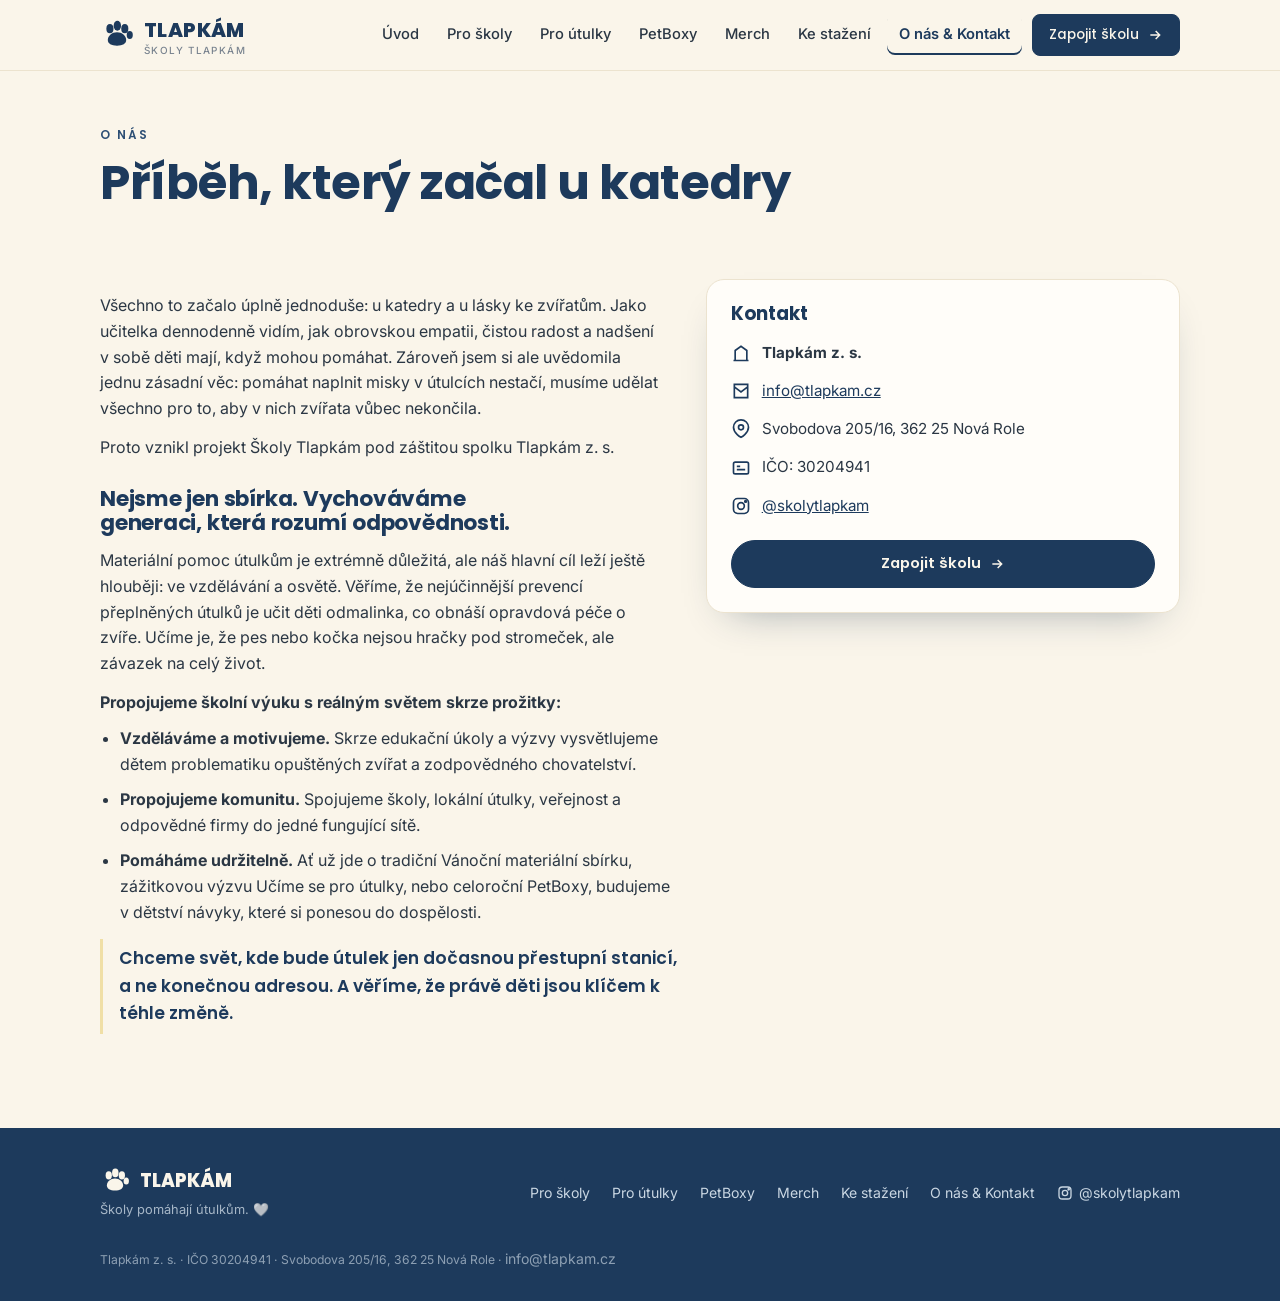
<file: kontakt.html>
<!doctype html>
<html lang="cs">
<head>
<meta charset="utf-8">
<meta name="viewport" content="width=device-width, initial-scale=1, viewport-fit=cover">
<title>O nás & Kontakt · Školy Tlapkám</title>
<meta name="description" content="Příběh, který začal u katedry. Tlapkám z. s. vychovává generaci, která rozumí odpovědnosti ke zvířatům.">
<link rel="preconnect" href="https://fonts.googleapis.com">
<link rel="preconnect" href="https://fonts.gstatic.com" crossorigin>
<link rel="stylesheet" href="https://fonts.googleapis.com/css2?family=Poppins:wght@600;700;800&family=Inter:wght@400;500;600&display=swap">
<link rel="stylesheet" href="assets/style.css?v=20261107b">
</head>
<body>
<header class="nav">
  <div class="nav-in">
    <a class="brand" href="/" aria-label="Školy Tlapkám, úvod"><svg viewBox="0 0 48 48" fill="currentColor" aria-hidden="true"><ellipse cx="14" cy="15" rx="5" ry="6.5"/><ellipse cx="24.5" cy="11" rx="5.2" ry="7"/><ellipse cx="35" cy="15" rx="5" ry="6.5"/><ellipse cx="42" cy="24" rx="4.3" ry="5.6"/><path d="M24 20c7 0 13 5 13 11 0 5-5 8-13 8s-13-3-13-8c0-6 6-11 13-11z"/></svg><span>TLAPKÁM<small>Školy Tlapkám</small></span></a>
    <button class="burger" aria-label="Menu" onclick="document.getElementById('menu').classList.toggle('open')">
      <svg width="20" height="20" viewBox="0 0 24 24" fill="none" stroke="currentColor" stroke-width="2"><path d="M3 6h18M3 12h18M3 18h18"/></svg>
    </button>
    <nav class="menu" id="menu">
      <a href="/">Úvod</a><a href="/pro-skoly">Pro školy</a><a href="/pro-utulky">Pro útulky</a><a href="/petboxy">PetBoxy</a><a href="/merch">Merch</a><a href="/ke-stazeni">Ke stažení</a><a href="/kontakt" class="active">O nás & Kontakt</a>
      <a class="btn sm" href="/pro-skoly">Zapojit školu <svg viewBox="0 0 24 24" fill="none" stroke="currentColor" stroke-width="2.2"><path d="M5 12h14M13 6l6 6-6 6"/></svg></a>
    </nav>
  </div>
</header>
<main>

<section class="page-head">
  <div class="wrap">
    <span class="eyebrow">O nás</span>
    <h1>Příběh, který začal u katedry</h1>
  </div>
</section>
<section class="tight">
  <div class="wrap">
    <div class="contact-grid">
      <div class="about">
        <p>Všechno to začalo úplně jednoduše: u katedry a u lásky ke zvířatům. Jako učitelka dennodenně vidím, jak obrovskou empatii, čistou radost a nadšení v sobě děti mají, když mohou pomáhat. Zároveň jsem si ale uvědomila jednu zásadní věc: pomáhat naplnit misky v útulcích nestačí, musíme udělat všechno pro to, aby v nich zvířata vůbec nekončila.</p>
        <p>Proto vznikl projekt Školy Tlapkám pod záštitou spolku Tlapkám z. s.</p>
        <h2 class="about-h">Nejsme jen sbírka. Vychováváme generaci, která rozumí odpovědnosti.</h2>
        <p>Materiální pomoc útulkům je extrémně důležitá, ale náš hlavní cíl leží ještě hlouběji: ve vzdělávání a osvětě. Věříme, že nejúčinnější prevencí přeplněných útulků je učit děti odmalinka, co obnáší opravdová péče o zvíře. Učíme je, že pes nebo kočka nejsou hračky pod stromeček, ale závazek na celý život.</p>
        <p><b>Propojujeme školní výuku s reálným světem skrze prožitky:</b></p>
        <ul class="pillars">
          <li><b>Vzděláváme a motivujeme.</b> Skrze edukační úkoly a výzvy vysvětlujeme dětem problematiku opuštěných zvířat a zodpovědného chovatelství.</li>
          <li><b>Propojujeme komunitu.</b> Spojujeme školy, lokální útulky, veřejnost a odpovědné firmy do jedné fungující sítě.</li>
          <li><b>Pomáháme udržitelně.</b> Ať už jde o tradiční Vánoční materiální sbírku, zážitkovou výzvu Učíme se pro útulky, nebo celoroční PetBoxy, budujeme v dětství návyky, které si ponesou do dospělosti.</li>
        </ul>
        <p class="quote">Chceme svět, kde bude útulek jen dočasnou přestupní stanicí, a ne konečnou adresou. A věříme, že právě děti jsou klíčem k téhle změně.</p>
      </div>
      <div class="contact-box">
        <h3 style="font-size:1.15rem;margin-bottom:16px">Kontakt</h3>
        <div class="line"><svg viewBox="0 0 24 24" fill="none" stroke="currentColor" stroke-width="2"><path d="M3 21h18M5 21V9l7-5 7 5v12"/></svg><span><b>Tlapkám z. s.</b></span></div>
        <div class="line"><svg viewBox="0 0 24 24" fill="none" stroke="currentColor" stroke-width="2"><path d="M4 4h16v16H4zM4 7l8 6 8-6"/></svg><a href="mailto:info@tlapkam.cz">info@tlapkam.cz</a></div>
        <div class="line"><svg viewBox="0 0 24 24" fill="none" stroke="currentColor" stroke-width="2"><path d="M21 10c0 7-9 12-9 12s-9-5-9-12a9 9 0 0118 0z"/><circle cx="12" cy="10" r="3"/></svg><span>Svobodova 205/16, 362 25 Nová Role</span></div>
        <div class="line"><svg viewBox="0 0 24 24" fill="none" stroke="currentColor" stroke-width="2"><rect x="3" y="5" width="18" height="14" rx="2"/><path d="M7 10h4M7 14h10"/></svg><span>IČO: 30204941</span></div>
        <div class="line"><svg viewBox="0 0 24 24" fill="none" stroke="currentColor" stroke-width="2" aria-hidden="true"><rect x="3" y="3" width="18" height="18" rx="5"/><circle cx="12" cy="12" r="4"/><circle cx="17.5" cy="6.5" r="1" fill="currentColor"/></svg><a href="https://www.instagram.com/skolytlapkam/" target="_blank" rel="noopener">@skolytlapkam</a></div>
        <a class="btn" style="width:100%;justify-content:center;margin-top:8px" href="/pro-skoly">Zapojit školu <svg viewBox="0 0 24 24" fill="none" stroke="currentColor" stroke-width="2.2"><path d="M5 12h14M13 6l6 6-6 6"/></svg></a>
      </div>
    </div>
  </div>
</section>
</main>
<footer>
  <div class="fin">
    <div>
      <div class="brand2"><svg viewBox="0 0 48 48" fill="currentColor" aria-hidden="true"><ellipse cx="14" cy="15" rx="5" ry="6.5"/><ellipse cx="24.5" cy="11" rx="5.2" ry="7"/><ellipse cx="35" cy="15" rx="5" ry="6.5"/><ellipse cx="42" cy="24" rx="4.3" ry="5.6"/><path d="M24 20c7 0 13 5 13 11 0 5-5 8-13 8s-13-3-13-8c0-6 6-11 13-11z"/></svg> TLAPKÁM</div>
      <div class="tag">Školy pomáhají útulkům. 🤍</div>
    </div>
    <div style="display:flex;gap:22px;flex-wrap:wrap">
      <a href="/pro-skoly">Pro školy</a>
      <a href="/pro-utulky">Pro útulky</a>
      <a href="/petboxy">PetBoxy</a>
      <a href="/merch">Merch</a>
      <a href="/ke-stazeni">Ke stažení</a>
      <a href="/kontakt">O nás & Kontakt</a>
      <a class="ig" href="https://www.instagram.com/skolytlapkam/" target="_blank" rel="noopener"><svg viewBox="0 0 24 24" fill="none" stroke="currentColor" stroke-width="2" aria-hidden="true"><rect x="3" y="3" width="18" height="18" rx="5"/><circle cx="12" cy="12" r="4"/><circle cx="17.5" cy="6.5" r="1" fill="currentColor"/></svg>@skolytlapkam</a>
    </div>
    <div class="legal">Tlapkám z. s. · IČO 30204941 · Svobodova 205/16, 362 25 Nová Role · <a href="mailto:info@tlapkam.cz">info@tlapkam.cz</a></div>
  </div>
</footer>
</body>
</html>
</file>
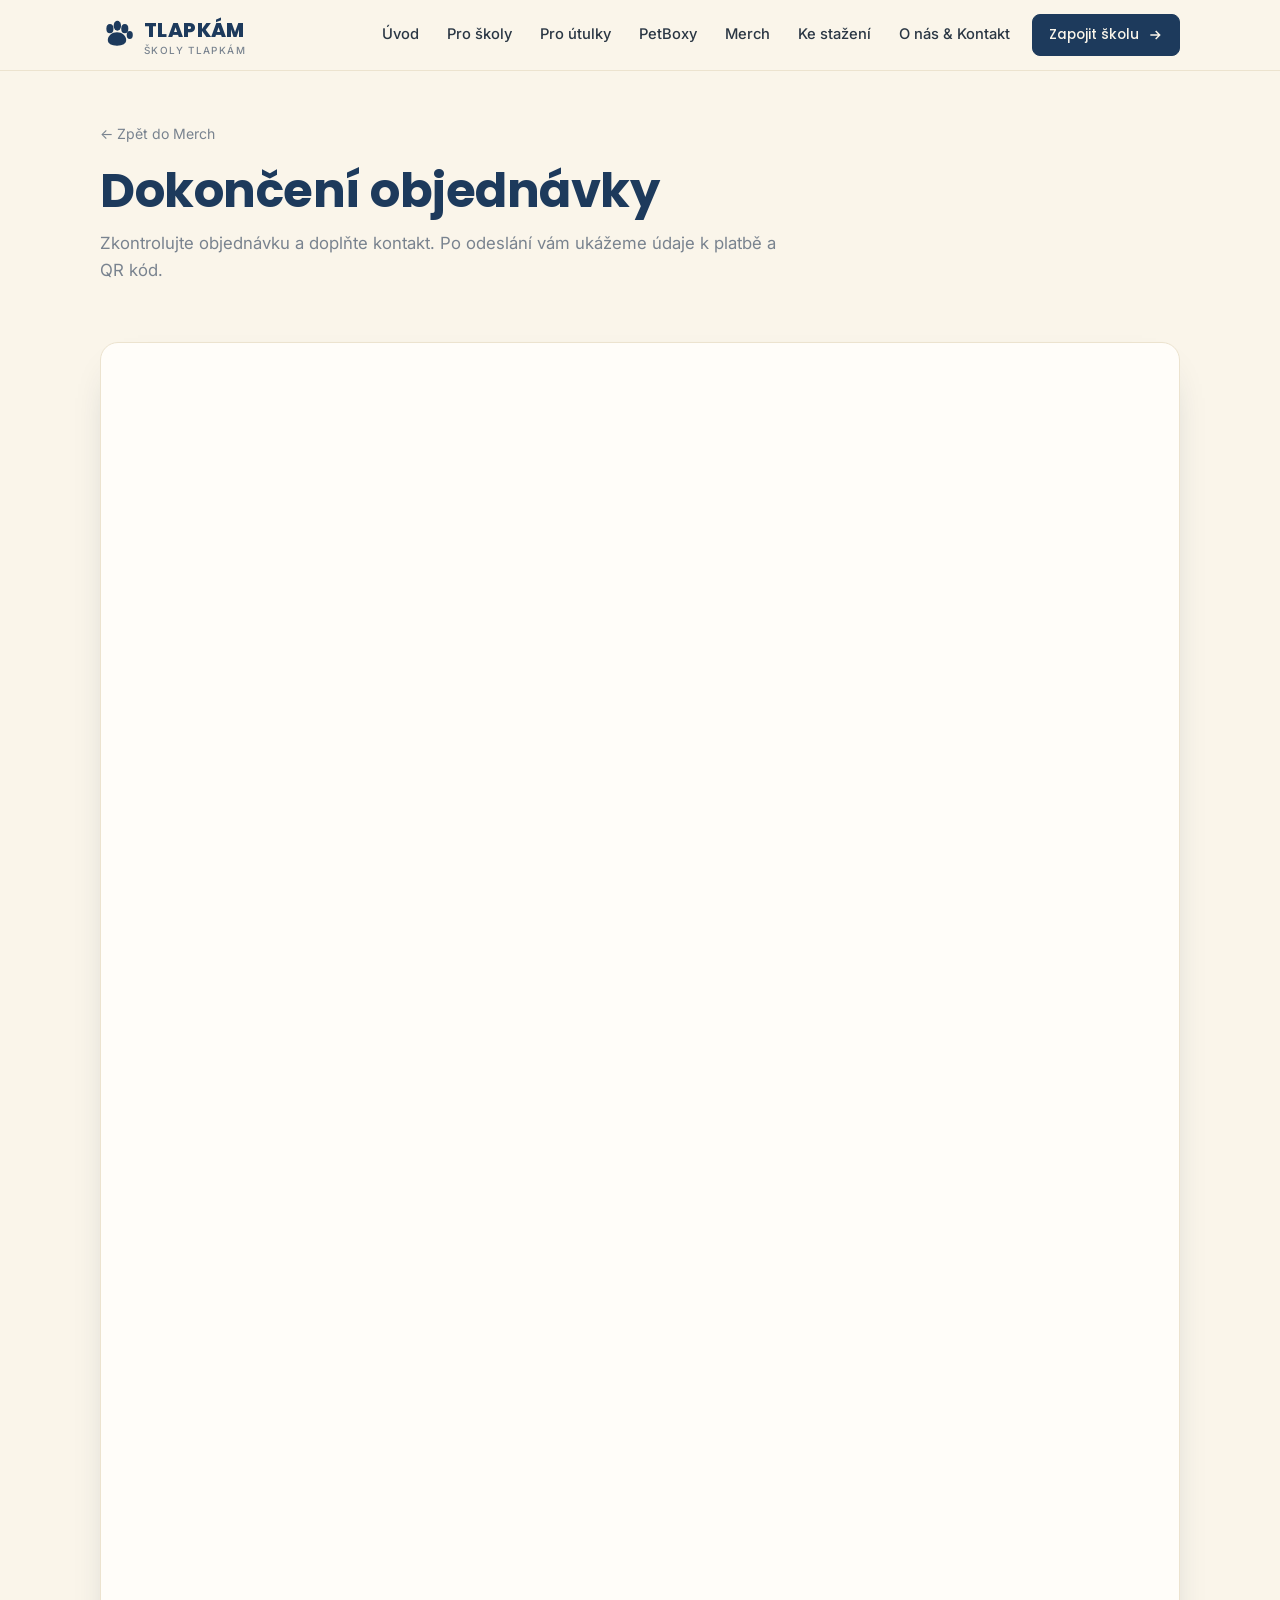
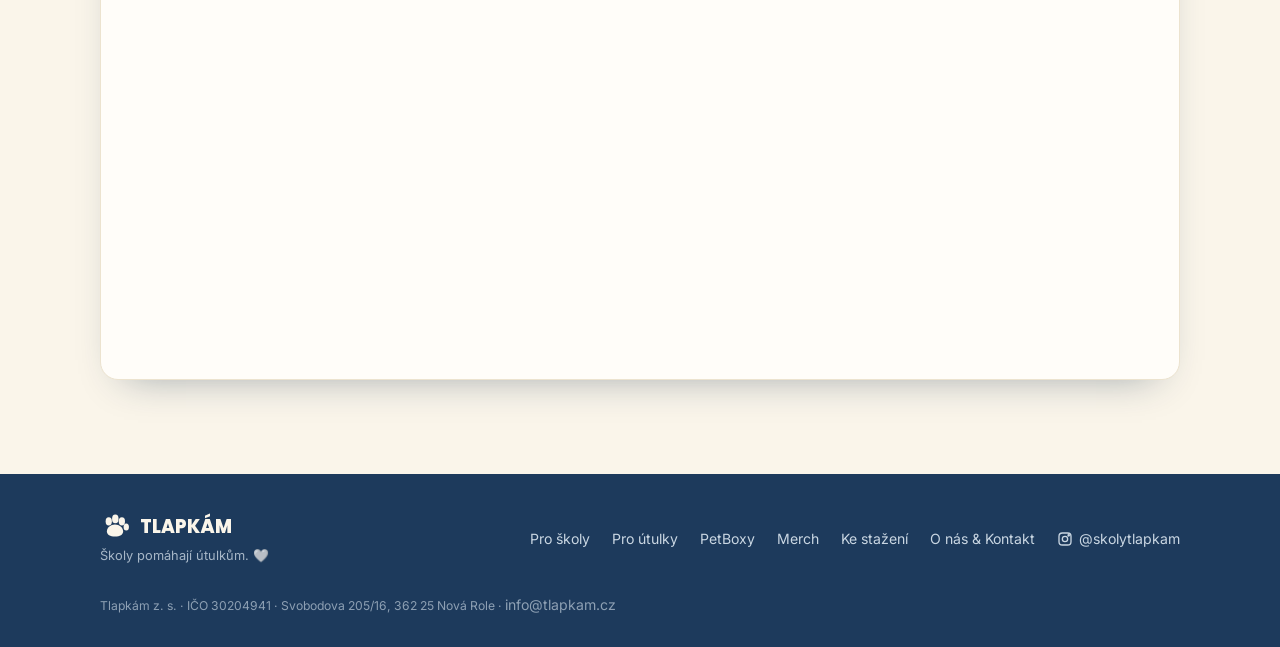
<file: merch-objednavka.html>
<!doctype html>
<html lang="cs">
<head>
<meta charset="utf-8">
<meta name="viewport" content="width=device-width, initial-scale=1, viewport-fit=cover">
<title>Objednávka Merch · Školy Tlapkám</title>
<meta name="description" content="Dokončení objednávky Merch Tlapkám.">
<link rel="preconnect" href="https://fonts.googleapis.com">
<link rel="preconnect" href="https://fonts.gstatic.com" crossorigin>
<link rel="stylesheet" href="https://fonts.googleapis.com/css2?family=Poppins:wght@600;700;800&family=Inter:wght@400;500;600&display=swap">
<link rel="stylesheet" href="assets/style.css?v=20261107b">
</head>
<body>
<header class="nav">
  <div class="nav-in">
    <a class="brand" href="/" aria-label="Školy Tlapkám, úvod"><svg viewBox="0 0 48 48" fill="currentColor" aria-hidden="true"><ellipse cx="14" cy="15" rx="5" ry="6.5"/><ellipse cx="24.5" cy="11" rx="5.2" ry="7"/><ellipse cx="35" cy="15" rx="5" ry="6.5"/><ellipse cx="42" cy="24" rx="4.3" ry="5.6"/><path d="M24 20c7 0 13 5 13 11 0 5-5 8-13 8s-13-3-13-8c0-6 6-11 13-11z"/></svg><span>TLAPKÁM<small>Školy Tlapkám</small></span></a>
    <button class="burger" aria-label="Menu" onclick="document.getElementById('menu').classList.toggle('open')">
      <svg width="20" height="20" viewBox="0 0 24 24" fill="none" stroke="currentColor" stroke-width="2"><path d="M3 6h18M3 12h18M3 18h18"/></svg>
    </button>
    <nav class="menu" id="menu">
      <a href="/">Úvod</a><a href="/pro-skoly">Pro školy</a><a href="/pro-utulky">Pro útulky</a><a href="/petboxy">PetBoxy</a><a href="/merch">Merch</a><a href="/ke-stazeni">Ke stažení</a><a href="/kontakt">O nás & Kontakt</a>
      <a class="btn sm" href="/pro-skoly">Zapojit školu <svg viewBox="0 0 24 24" fill="none" stroke="currentColor" stroke-width="2.2"><path d="M5 12h14M13 6l6 6-6 6"/></svg></a>
    </nav>
  </div>
</header>
<main>

<section class="page-head">
  <div class="wrap">
    <a class="back" href="/merch">← Zpět do Merch</a>
    <h1>Dokončení objednávky</h1>
    <p>Zkontrolujte objednávku a doplňte kontakt. Po odeslání vám ukážeme údaje k platbě a QR kód.</p>
  </div>
</section>
<section class="tight"><div class="wrap"><div class="form-wrap">
  <iframe id="tally-obj" loading="lazy" width="100%" height="1600" frameborder="0" marginheight="0" marginwidth="0" title="Objednávka Merch Tlapkám"></iframe>
</div>
<script>
  // Přepošle obsah košíku (počty kusů + popis) do Tally formuláře jako hidden fields.
  document.getElementById('tally-obj').dataset.tallySrc =
    'https://tally.so/embed/dbN2bA?alignLeft=1&hideTitle=1&transparentBackground=1&dynamicHeight=1&' + location.search.slice(1);
</script>
<script src="https://tally.so/widgets/embed.js" async></script>
</div></section>
</main>
<footer>
  <div class="fin">
    <div>
      <div class="brand2"><svg viewBox="0 0 48 48" fill="currentColor" aria-hidden="true"><ellipse cx="14" cy="15" rx="5" ry="6.5"/><ellipse cx="24.5" cy="11" rx="5.2" ry="7"/><ellipse cx="35" cy="15" rx="5" ry="6.5"/><ellipse cx="42" cy="24" rx="4.3" ry="5.6"/><path d="M24 20c7 0 13 5 13 11 0 5-5 8-13 8s-13-3-13-8c0-6 6-11 13-11z"/></svg> TLAPKÁM</div>
      <div class="tag">Školy pomáhají útulkům. 🤍</div>
    </div>
    <div style="display:flex;gap:22px;flex-wrap:wrap">
      <a href="/pro-skoly">Pro školy</a>
      <a href="/pro-utulky">Pro útulky</a>
      <a href="/petboxy">PetBoxy</a>
      <a href="/merch">Merch</a>
      <a href="/ke-stazeni">Ke stažení</a>
      <a href="/kontakt">O nás & Kontakt</a>
      <a class="ig" href="https://www.instagram.com/skolytlapkam/" target="_blank" rel="noopener"><svg viewBox="0 0 24 24" fill="none" stroke="currentColor" stroke-width="2" aria-hidden="true"><rect x="3" y="3" width="18" height="18" rx="5"/><circle cx="12" cy="12" r="4"/><circle cx="17.5" cy="6.5" r="1" fill="currentColor"/></svg>@skolytlapkam</a>
    </div>
    <div class="legal">Tlapkám z. s. · IČO 30204941 · Svobodova 205/16, 362 25 Nová Role · <a href="mailto:info@tlapkam.cz">info@tlapkam.cz</a></div>
  </div>
</footer>
</body>
</html>
</file>
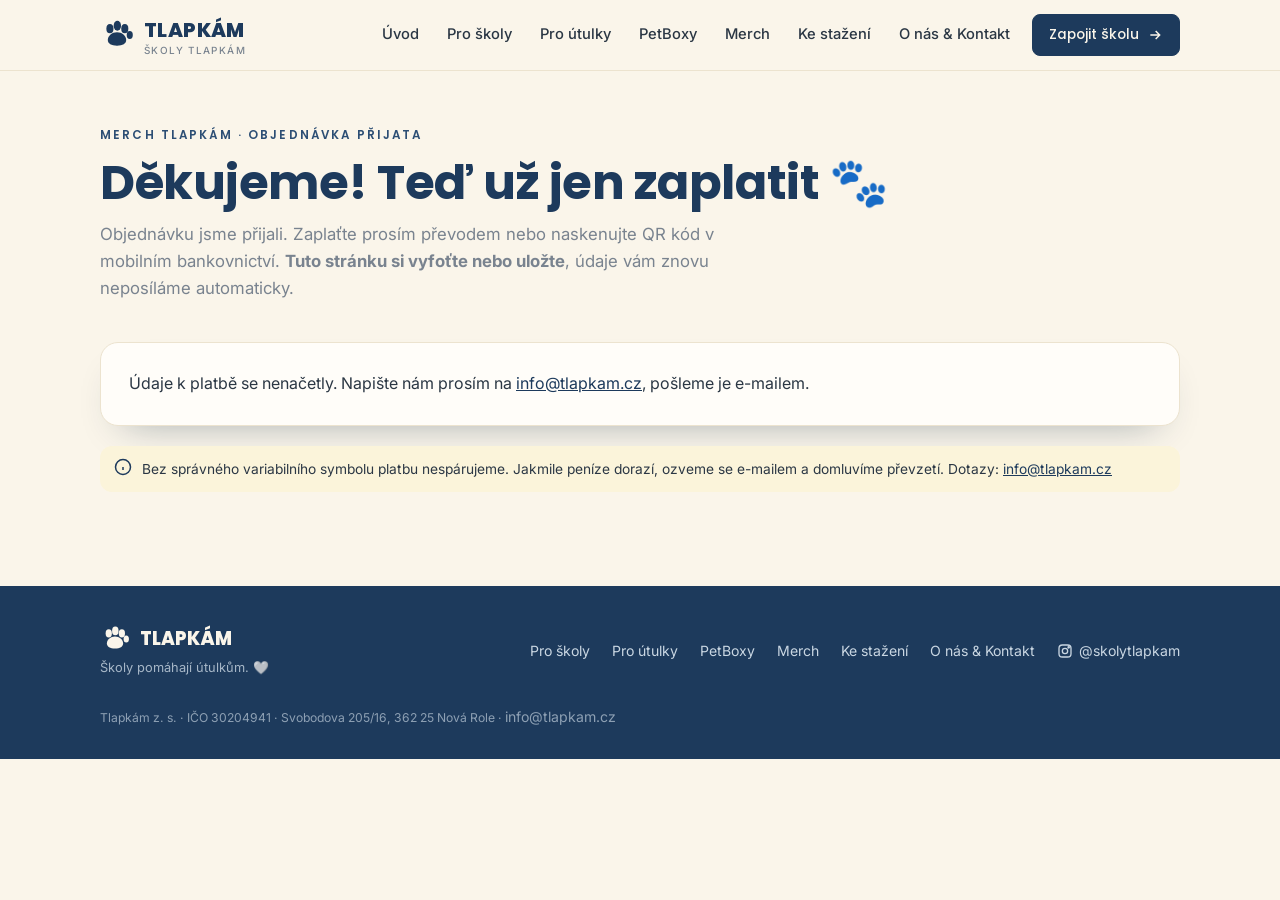
<file: merch-platba.html>
<!doctype html>
<html lang="cs">
<head>
<meta charset="utf-8">
<meta name="viewport" content="width=device-width, initial-scale=1, viewport-fit=cover">
<title>Platba objednávky · Školy Tlapkám</title>
<meta name="description" content="Údaje k platbě objednávky Merch Tlapkám.">
<link rel="preconnect" href="https://fonts.googleapis.com">
<link rel="preconnect" href="https://fonts.gstatic.com" crossorigin>
<link rel="stylesheet" href="https://fonts.googleapis.com/css2?family=Poppins:wght@600;700;800&family=Inter:wght@400;500;600&display=swap">
<link rel="stylesheet" href="assets/style.css?v=20261107b">
</head>
<body>
<header class="nav">
  <div class="nav-in">
    <a class="brand" href="/" aria-label="Školy Tlapkám, úvod"><svg viewBox="0 0 48 48" fill="currentColor" aria-hidden="true"><ellipse cx="14" cy="15" rx="5" ry="6.5"/><ellipse cx="24.5" cy="11" rx="5.2" ry="7"/><ellipse cx="35" cy="15" rx="5" ry="6.5"/><ellipse cx="42" cy="24" rx="4.3" ry="5.6"/><path d="M24 20c7 0 13 5 13 11 0 5-5 8-13 8s-13-3-13-8c0-6 6-11 13-11z"/></svg><span>TLAPKÁM<small>Školy Tlapkám</small></span></a>
    <button class="burger" aria-label="Menu" onclick="document.getElementById('menu').classList.toggle('open')">
      <svg width="20" height="20" viewBox="0 0 24 24" fill="none" stroke="currentColor" stroke-width="2"><path d="M3 6h18M3 12h18M3 18h18"/></svg>
    </button>
    <nav class="menu" id="menu">
      <a href="/">Úvod</a><a href="/pro-skoly">Pro školy</a><a href="/pro-utulky">Pro útulky</a><a href="/petboxy">PetBoxy</a><a href="/merch">Merch</a><a href="/ke-stazeni">Ke stažení</a><a href="/kontakt">O nás & Kontakt</a>
      <a class="btn sm" href="/pro-skoly">Zapojit školu <svg viewBox="0 0 24 24" fill="none" stroke="currentColor" stroke-width="2.2"><path d="M5 12h14M13 6l6 6-6 6"/></svg></a>
    </nav>
  </div>
</header>
<main>

<section class="page-head">
  <div class="wrap">
    <span class="eyebrow">Merch Tlapkám · objednávka přijata</span>
    <h1>Děkujeme! Teď už jen zaplatit 🐾</h1>
    <p>Objednávku jsme přijali. Zaplaťte prosím převodem nebo naskenujte QR kód v mobilním bankovnictví. <b>Tuto stránku si vyfoťte nebo uložte</b>, údaje vám znovu neposíláme automaticky.</p>
  </div>
</section>
<section class="tight"><div class="wrap">
  <div class="platba-box" id="platba">
    <div class="platba-udaje">
      <div><span>Částka</span><b id="p-castka">…</b></div>
      <div><span>Číslo účtu</span><b id="p-ucet">…</b></div>
      <div><span>Variabilní symbol</span><b id="p-vs">…</b></div>
      <div><span>Splatnost</span><b id="p-splatnost">…</b></div>
    </div>
    <div class="platba-qr"><div id="qr"></div><p class="muted small">QR Platba pro české banky</p></div>
  </div>
  <div class="form-note" style="margin-top:20px"><svg viewBox="0 0 24 24" fill="none" stroke="currentColor" stroke-width="2"><circle cx="12" cy="12" r="10"/><path d="M12 16v-4M12 8h.01"/></svg><span>Bez správného variabilního symbolu platbu nespárujeme. Jakmile peníze dorazí, ozveme se e-mailem a domluvíme převzetí. Dotazy: <a href="mailto:info@tlapkam.cz">info@tlapkam.cz</a></span></div>
</div></section>
<script src="assets/obchod-config.js?v=20261107b"></script>
<script src="assets/qrcode.js?v=20261107b"></script>
<script src="assets/platba.js?v=20261107b"></script>
</main>
<footer>
  <div class="fin">
    <div>
      <div class="brand2"><svg viewBox="0 0 48 48" fill="currentColor" aria-hidden="true"><ellipse cx="14" cy="15" rx="5" ry="6.5"/><ellipse cx="24.5" cy="11" rx="5.2" ry="7"/><ellipse cx="35" cy="15" rx="5" ry="6.5"/><ellipse cx="42" cy="24" rx="4.3" ry="5.6"/><path d="M24 20c7 0 13 5 13 11 0 5-5 8-13 8s-13-3-13-8c0-6 6-11 13-11z"/></svg> TLAPKÁM</div>
      <div class="tag">Školy pomáhají útulkům. 🤍</div>
    </div>
    <div style="display:flex;gap:22px;flex-wrap:wrap">
      <a href="/pro-skoly">Pro školy</a>
      <a href="/pro-utulky">Pro útulky</a>
      <a href="/petboxy">PetBoxy</a>
      <a href="/merch">Merch</a>
      <a href="/ke-stazeni">Ke stažení</a>
      <a href="/kontakt">O nás & Kontakt</a>
      <a class="ig" href="https://www.instagram.com/skolytlapkam/" target="_blank" rel="noopener"><svg viewBox="0 0 24 24" fill="none" stroke="currentColor" stroke-width="2" aria-hidden="true"><rect x="3" y="3" width="18" height="18" rx="5"/><circle cx="12" cy="12" r="4"/><circle cx="17.5" cy="6.5" r="1" fill="currentColor"/></svg>@skolytlapkam</a>
    </div>
    <div class="legal">Tlapkám z. s. · IČO 30204941 · Svobodova 205/16, 362 25 Nová Role · <a href="mailto:info@tlapkam.cz">info@tlapkam.cz</a></div>
  </div>
</footer>
</body>
</html>
</file>
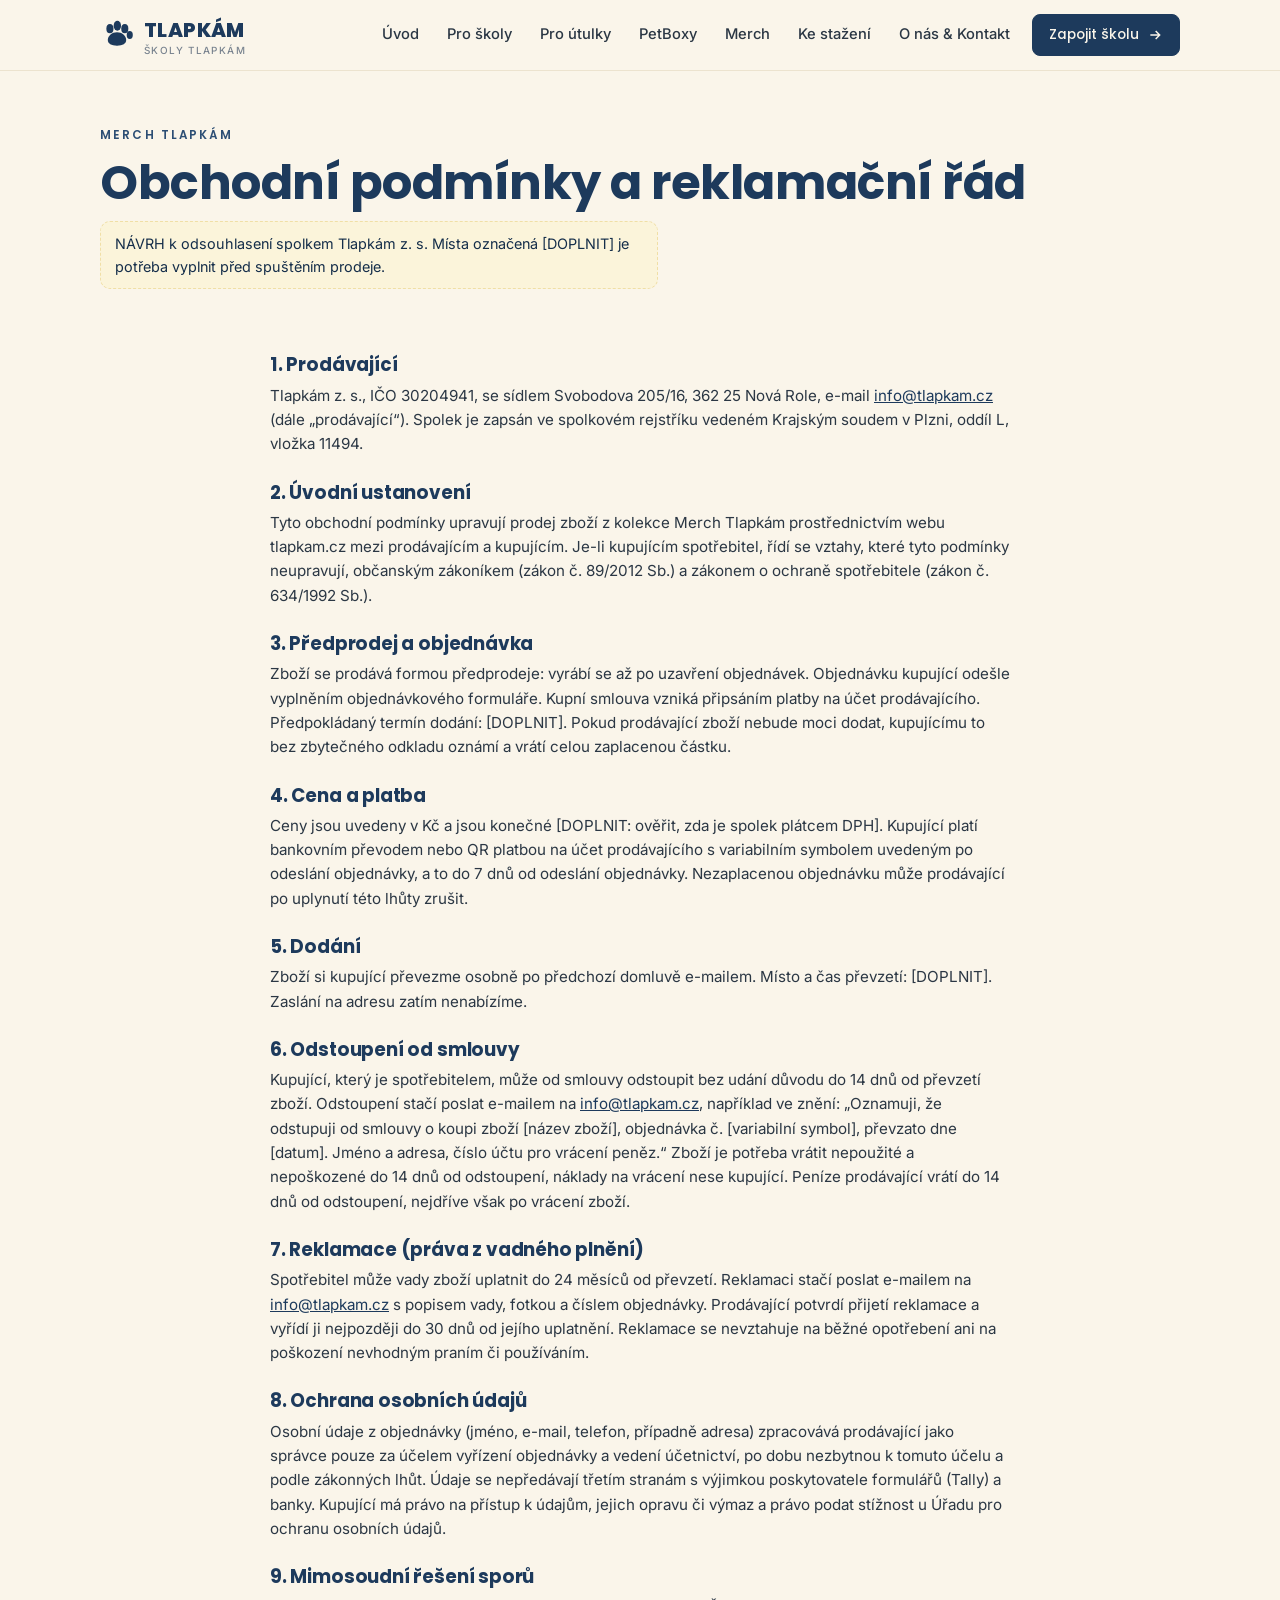
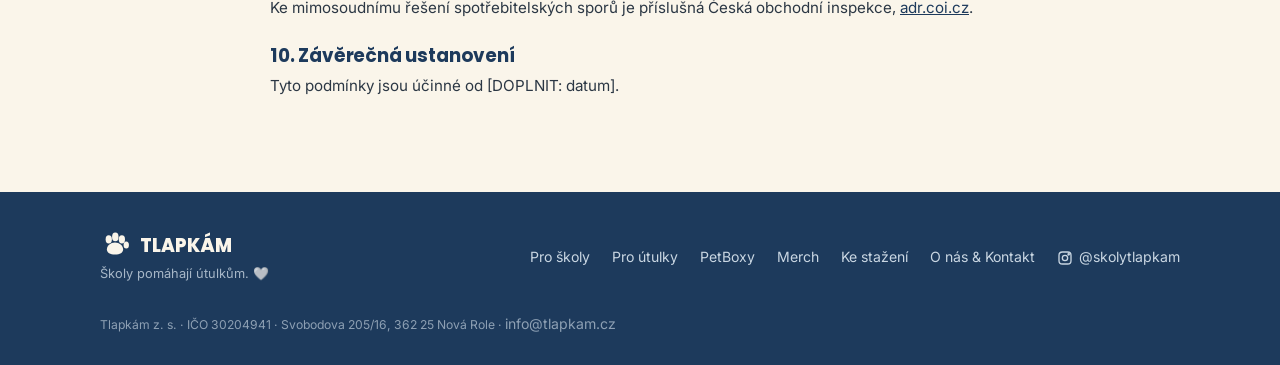
<file: obchodni-podminky.html>
<!doctype html>
<html lang="cs">
<head>
<meta charset="utf-8">
<meta name="viewport" content="width=device-width, initial-scale=1, viewport-fit=cover">
<title>Obchodní podmínky · Školy Tlapkám</title>
<meta name="description" content="Obchodní podmínky a reklamační řád Merch Tlapkám.">
<link rel="preconnect" href="https://fonts.googleapis.com">
<link rel="preconnect" href="https://fonts.gstatic.com" crossorigin>
<link rel="stylesheet" href="https://fonts.googleapis.com/css2?family=Poppins:wght@600;700;800&family=Inter:wght@400;500;600&display=swap">
<link rel="stylesheet" href="assets/style.css?v=20261107b">
</head>
<body>
<header class="nav">
  <div class="nav-in">
    <a class="brand" href="/" aria-label="Školy Tlapkám, úvod"><svg viewBox="0 0 48 48" fill="currentColor" aria-hidden="true"><ellipse cx="14" cy="15" rx="5" ry="6.5"/><ellipse cx="24.5" cy="11" rx="5.2" ry="7"/><ellipse cx="35" cy="15" rx="5" ry="6.5"/><ellipse cx="42" cy="24" rx="4.3" ry="5.6"/><path d="M24 20c7 0 13 5 13 11 0 5-5 8-13 8s-13-3-13-8c0-6 6-11 13-11z"/></svg><span>TLAPKÁM<small>Školy Tlapkám</small></span></a>
    <button class="burger" aria-label="Menu" onclick="document.getElementById('menu').classList.toggle('open')">
      <svg width="20" height="20" viewBox="0 0 24 24" fill="none" stroke="currentColor" stroke-width="2"><path d="M3 6h18M3 12h18M3 18h18"/></svg>
    </button>
    <nav class="menu" id="menu">
      <a href="/">Úvod</a><a href="/pro-skoly">Pro školy</a><a href="/pro-utulky">Pro útulky</a><a href="/petboxy">PetBoxy</a><a href="/merch">Merch</a><a href="/ke-stazeni">Ke stažení</a><a href="/kontakt">O nás & Kontakt</a>
      <a class="btn sm" href="/pro-skoly">Zapojit školu <svg viewBox="0 0 24 24" fill="none" stroke="currentColor" stroke-width="2.2"><path d="M5 12h14M13 6l6 6-6 6"/></svg></a>
    </nav>
  </div>
</header>
<main>

<section class="page-head">
  <div class="wrap">
    <span class="eyebrow">Merch Tlapkám</span>
    <h1>Obchodní podmínky a reklamační řád</h1>
    <p class="vop-draft">NÁVRH k odsouhlasení spolkem Tlapkám z. s. Místa označená [DOPLNIT] je potřeba vyplnit před spuštěním prodeje.</p>
  </div>
</section>
<section class="tight"><div class="wrap vop">
<h2>1. Prodávající</h2>
<p>Tlapkám z. s., IČO 30204941, se sídlem Svobodova 205/16, 362 25 Nová Role, e-mail <a href="mailto:info@tlapkam.cz">info@tlapkam.cz</a> (dále „prodávající“). Spolek je zapsán ve spolkovém rejstříku vedeném Krajským soudem v Plzni, oddíl L, vložka 11494.</p>

<h2>2. Úvodní ustanovení</h2>
<p>Tyto obchodní podmínky upravují prodej zboží z kolekce Merch Tlapkám prostřednictvím webu tlapkam.cz mezi prodávajícím a kupujícím. Je-li kupujícím spotřebitel, řídí se vztahy, které tyto podmínky neupravují, občanským zákoníkem (zákon č. 89/2012 Sb.) a zákonem o ochraně spotřebitele (zákon č. 634/1992 Sb.).</p>

<h2>3. Předprodej a objednávka</h2>
<p>Zboží se prodává formou předprodeje: vyrábí se až po uzavření objednávek. Objednávku kupující odešle vyplněním objednávkového formuláře. Kupní smlouva vzniká připsáním platby na účet prodávajícího. Předpokládaný termín dodání: [DOPLNIT]. Pokud prodávající zboží nebude moci dodat, kupujícímu to bez zbytečného odkladu oznámí a vrátí celou zaplacenou částku.</p>

<h2>4. Cena a platba</h2>
<p>Ceny jsou uvedeny v Kč a jsou konečné [DOPLNIT: ověřit, zda je spolek plátcem DPH]. Kupující platí bankovním převodem nebo QR platbou na účet prodávajícího s variabilním symbolem uvedeným po odeslání objednávky, a to do 7 dnů od odeslání objednávky. Nezaplacenou objednávku může prodávající po uplynutí této lhůty zrušit.</p>

<h2>5. Dodání</h2>
<p>Zboží si kupující převezme osobně po předchozí domluvě e-mailem. Místo a čas převzetí: [DOPLNIT]. Zaslání na adresu zatím nenabízíme.</p>

<h2>6. Odstoupení od smlouvy</h2>
<p>Kupující, který je spotřebitelem, může od smlouvy odstoupit bez udání důvodu do 14 dnů od převzetí zboží. Odstoupení stačí poslat e-mailem na <a href="mailto:info@tlapkam.cz">info@tlapkam.cz</a>, například ve znění: „Oznamuji, že odstupuji od smlouvy o koupi zboží [název zboží], objednávka č. [variabilní symbol], převzato dne [datum]. Jméno a adresa, číslo účtu pro vrácení peněz.“ Zboží je potřeba vrátit nepoužité a nepoškozené do 14 dnů od odstoupení, náklady na vrácení nese kupující. Peníze prodávající vrátí do 14 dnů od odstoupení, nejdříve však po vrácení zboží.</p>

<h2>7. Reklamace (práva z vadného plnění)</h2>
<p>Spotřebitel může vady zboží uplatnit do 24 měsíců od převzetí. Reklamaci stačí poslat e-mailem na <a href="mailto:info@tlapkam.cz">info@tlapkam.cz</a> s popisem vady, fotkou a číslem objednávky. Prodávající potvrdí přijetí reklamace a vyřídí ji nejpozději do 30 dnů od jejího uplatnění. Reklamace se nevztahuje na běžné opotřebení ani na poškození nevhodným praním či používáním.</p>

<h2>8. Ochrana osobních údajů</h2>
<p>Osobní údaje z objednávky (jméno, e-mail, telefon, případně adresa) zpracovává prodávající jako správce pouze za účelem vyřízení objednávky a vedení účetnictví, po dobu nezbytnou k tomuto účelu a podle zákonných lhůt. Údaje se nepředávají třetím stranám s výjimkou poskytovatele formulářů (Tally) a banky. Kupující má právo na přístup k údajům, jejich opravu či výmaz a právo podat stížnost u Úřadu pro ochranu osobních údajů.</p>

<h2>9. Mimosoudní řešení sporů</h2>
<p>Ke mimosoudnímu řešení spotřebitelských sporů je příslušná Česká obchodní inspekce, <a href="https://adr.coi.cz" target="_blank" rel="noopener">adr.coi.cz</a>.</p>

<h2>10. Závěrečná ustanovení</h2>
<p>Tyto podmínky jsou účinné od [DOPLNIT: datum].</p>
</div></section>
</main>
<footer>
  <div class="fin">
    <div>
      <div class="brand2"><svg viewBox="0 0 48 48" fill="currentColor" aria-hidden="true"><ellipse cx="14" cy="15" rx="5" ry="6.5"/><ellipse cx="24.5" cy="11" rx="5.2" ry="7"/><ellipse cx="35" cy="15" rx="5" ry="6.5"/><ellipse cx="42" cy="24" rx="4.3" ry="5.6"/><path d="M24 20c7 0 13 5 13 11 0 5-5 8-13 8s-13-3-13-8c0-6 6-11 13-11z"/></svg> TLAPKÁM</div>
      <div class="tag">Školy pomáhají útulkům. 🤍</div>
    </div>
    <div style="display:flex;gap:22px;flex-wrap:wrap">
      <a href="/pro-skoly">Pro školy</a>
      <a href="/pro-utulky">Pro útulky</a>
      <a href="/petboxy">PetBoxy</a>
      <a href="/merch">Merch</a>
      <a href="/ke-stazeni">Ke stažení</a>
      <a href="/kontakt">O nás & Kontakt</a>
      <a class="ig" href="https://www.instagram.com/skolytlapkam/" target="_blank" rel="noopener"><svg viewBox="0 0 24 24" fill="none" stroke="currentColor" stroke-width="2" aria-hidden="true"><rect x="3" y="3" width="18" height="18" rx="5"/><circle cx="12" cy="12" r="4"/><circle cx="17.5" cy="6.5" r="1" fill="currentColor"/></svg>@skolytlapkam</a>
    </div>
    <div class="legal">Tlapkám z. s. · IČO 30204941 · Svobodova 205/16, 362 25 Nová Role · <a href="mailto:info@tlapkam.cz">info@tlapkam.cz</a></div>
  </div>
</footer>
</body>
</html>
</file>
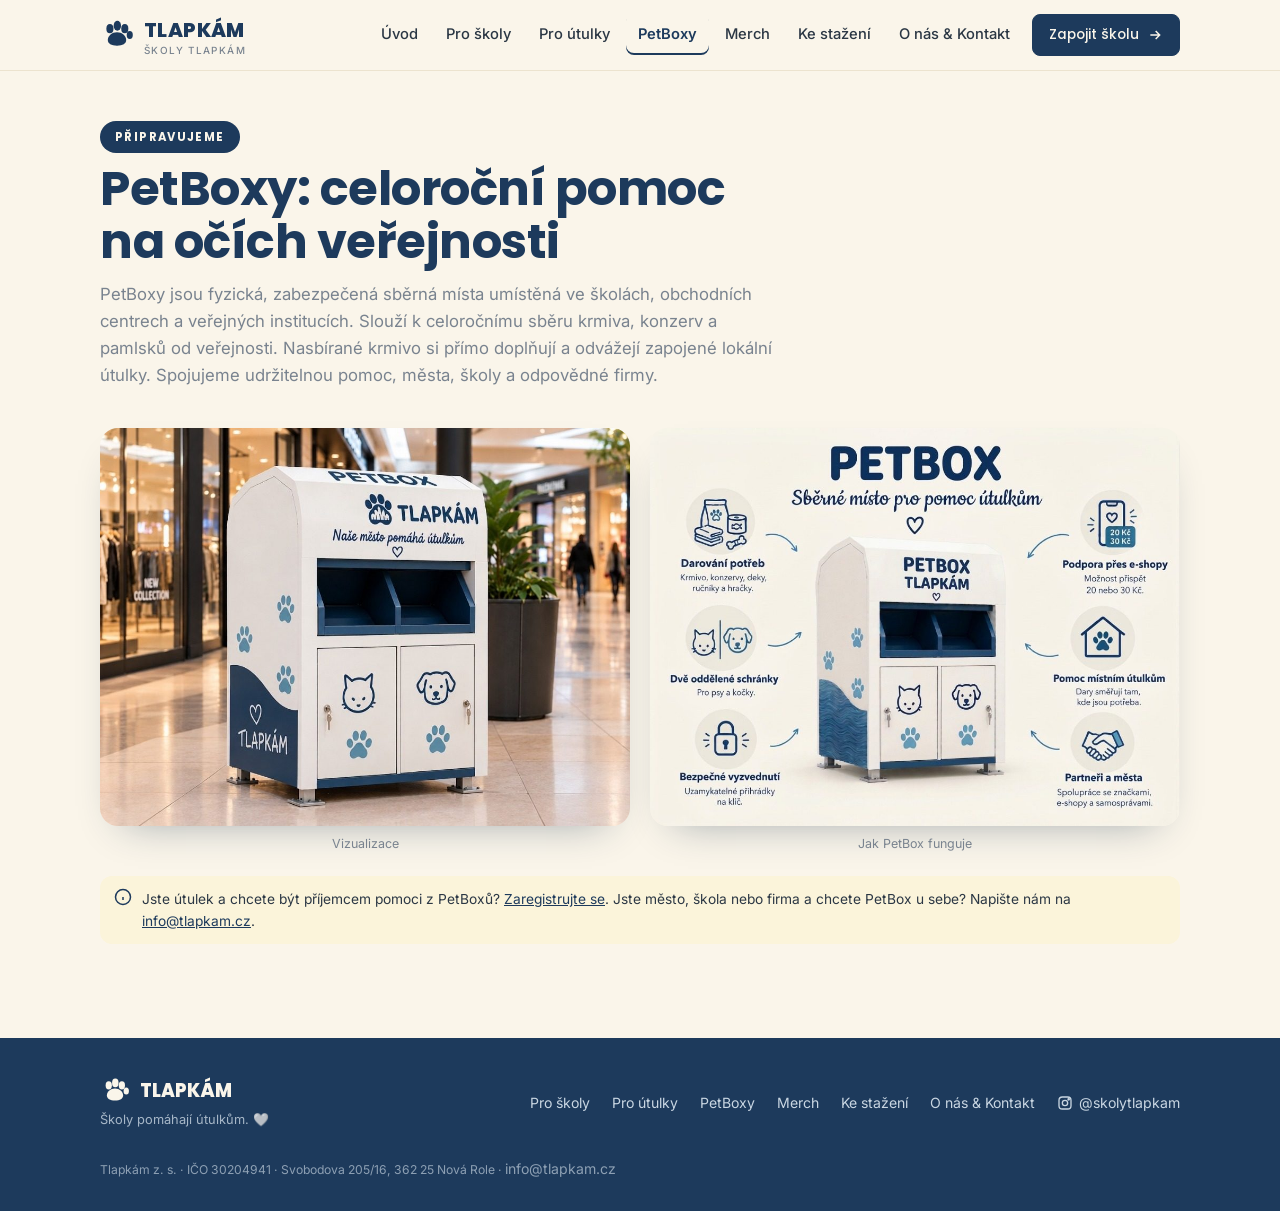
<file: petboxy.html>
<!doctype html>
<html lang="cs">
<head>
<meta charset="utf-8">
<meta name="viewport" content="width=device-width, initial-scale=1, viewport-fit=cover">
<title>PetBoxy · Školy Tlapkám</title>
<meta name="description" content="PetBoxy: celoroční zabezpečená sběrná místa krmiva ve školách, obchodních centrech a veřejných institucích. Připravujeme.">
<link rel="preconnect" href="https://fonts.googleapis.com">
<link rel="preconnect" href="https://fonts.gstatic.com" crossorigin>
<link rel="stylesheet" href="https://fonts.googleapis.com/css2?family=Poppins:wght@600;700;800&family=Inter:wght@400;500;600&display=swap">
<link rel="stylesheet" href="assets/style.css?v=20261107b">
</head>
<body>
<header class="nav">
  <div class="nav-in">
    <a class="brand" href="/" aria-label="Školy Tlapkám, úvod"><svg viewBox="0 0 48 48" fill="currentColor" aria-hidden="true"><ellipse cx="14" cy="15" rx="5" ry="6.5"/><ellipse cx="24.5" cy="11" rx="5.2" ry="7"/><ellipse cx="35" cy="15" rx="5" ry="6.5"/><ellipse cx="42" cy="24" rx="4.3" ry="5.6"/><path d="M24 20c7 0 13 5 13 11 0 5-5 8-13 8s-13-3-13-8c0-6 6-11 13-11z"/></svg><span>TLAPKÁM<small>Školy Tlapkám</small></span></a>
    <button class="burger" aria-label="Menu" onclick="document.getElementById('menu').classList.toggle('open')">
      <svg width="20" height="20" viewBox="0 0 24 24" fill="none" stroke="currentColor" stroke-width="2"><path d="M3 6h18M3 12h18M3 18h18"/></svg>
    </button>
    <nav class="menu" id="menu">
      <a href="/">Úvod</a><a href="/pro-skoly">Pro školy</a><a href="/pro-utulky">Pro útulky</a><a href="/petboxy" class="active">PetBoxy</a><a href="/merch">Merch</a><a href="/ke-stazeni">Ke stažení</a><a href="/kontakt">O nás & Kontakt</a>
      <a class="btn sm" href="/pro-skoly">Zapojit školu <svg viewBox="0 0 24 24" fill="none" stroke="currentColor" stroke-width="2.2"><path d="M5 12h14M13 6l6 6-6 6"/></svg></a>
    </nav>
  </div>
</header>
<main>

<section class="page-head">
  <div class="wrap">
    <span class="soon-badge">PŘIPRAVUJEME</span>
    <h1>PetBoxy: celoroční pomoc na očích veřejnosti</h1>
    <p>PetBoxy jsou fyzická, zabezpečená sběrná místa umístěná ve školách, obchodních centrech a veřejných institucích. Slouží k celoročnímu sběru krmiva, konzerv a pamlsků od veřejnosti. Nasbírané krmivo si přímo doplňují a odvážejí zapojené lokální útulky. Spojujeme udržitelnou pomoc, města, školy a odpovědné firmy.</p>
  </div>
</section>
<section class="tight">
  <div class="wrap">
    <div class="pb-grid">
      <figure class="pb-img"><img src="assets/petbox-foto.jpg" alt="Vizualizace PetBoxu Tlapkám v nákupním centru" loading="lazy"><figcaption>Vizualizace</figcaption></figure>
      <figure class="pb-img"><img src="assets/petbox-infografika.jpg" alt="PetBox: darování potřeb, dvě oddělené schránky pro psy a kočky, bezpečné vyzvednutí, podpora přes e-shopy, pomoc místním útulkům, partneři a města" loading="lazy"><figcaption>Jak PetBox funguje</figcaption></figure>
    </div>
    <div class="form-note" style="margin-top:22px"><svg viewBox="0 0 24 24" fill="none" stroke="currentColor" stroke-width="2"><circle cx="12" cy="12" r="10"/><path d="M12 16v-4M12 8h.01"/></svg><span>Jste útulek a chcete být příjemcem pomoci z PetBoxů? <a href="/pro-utulky">Zaregistrujte se</a>. Jste město, škola nebo firma a chcete PetBox u sebe? Napište nám na <a href="mailto:info@tlapkam.cz">info@tlapkam.cz</a>.</span></div>
  </div>
</section>
</main>
<footer>
  <div class="fin">
    <div>
      <div class="brand2"><svg viewBox="0 0 48 48" fill="currentColor" aria-hidden="true"><ellipse cx="14" cy="15" rx="5" ry="6.5"/><ellipse cx="24.5" cy="11" rx="5.2" ry="7"/><ellipse cx="35" cy="15" rx="5" ry="6.5"/><ellipse cx="42" cy="24" rx="4.3" ry="5.6"/><path d="M24 20c7 0 13 5 13 11 0 5-5 8-13 8s-13-3-13-8c0-6 6-11 13-11z"/></svg> TLAPKÁM</div>
      <div class="tag">Školy pomáhají útulkům. 🤍</div>
    </div>
    <div style="display:flex;gap:22px;flex-wrap:wrap">
      <a href="/pro-skoly">Pro školy</a>
      <a href="/pro-utulky">Pro útulky</a>
      <a href="/petboxy">PetBoxy</a>
      <a href="/merch">Merch</a>
      <a href="/ke-stazeni">Ke stažení</a>
      <a href="/kontakt">O nás & Kontakt</a>
      <a class="ig" href="https://www.instagram.com/skolytlapkam/" target="_blank" rel="noopener"><svg viewBox="0 0 24 24" fill="none" stroke="currentColor" stroke-width="2" aria-hidden="true"><rect x="3" y="3" width="18" height="18" rx="5"/><circle cx="12" cy="12" r="4"/><circle cx="17.5" cy="6.5" r="1" fill="currentColor"/></svg>@skolytlapkam</a>
    </div>
    <div class="legal">Tlapkám z. s. · IČO 30204941 · Svobodova 205/16, 362 25 Nová Role · <a href="mailto:info@tlapkam.cz">info@tlapkam.cz</a></div>
  </div>
</footer>
</body>
</html>
</file>
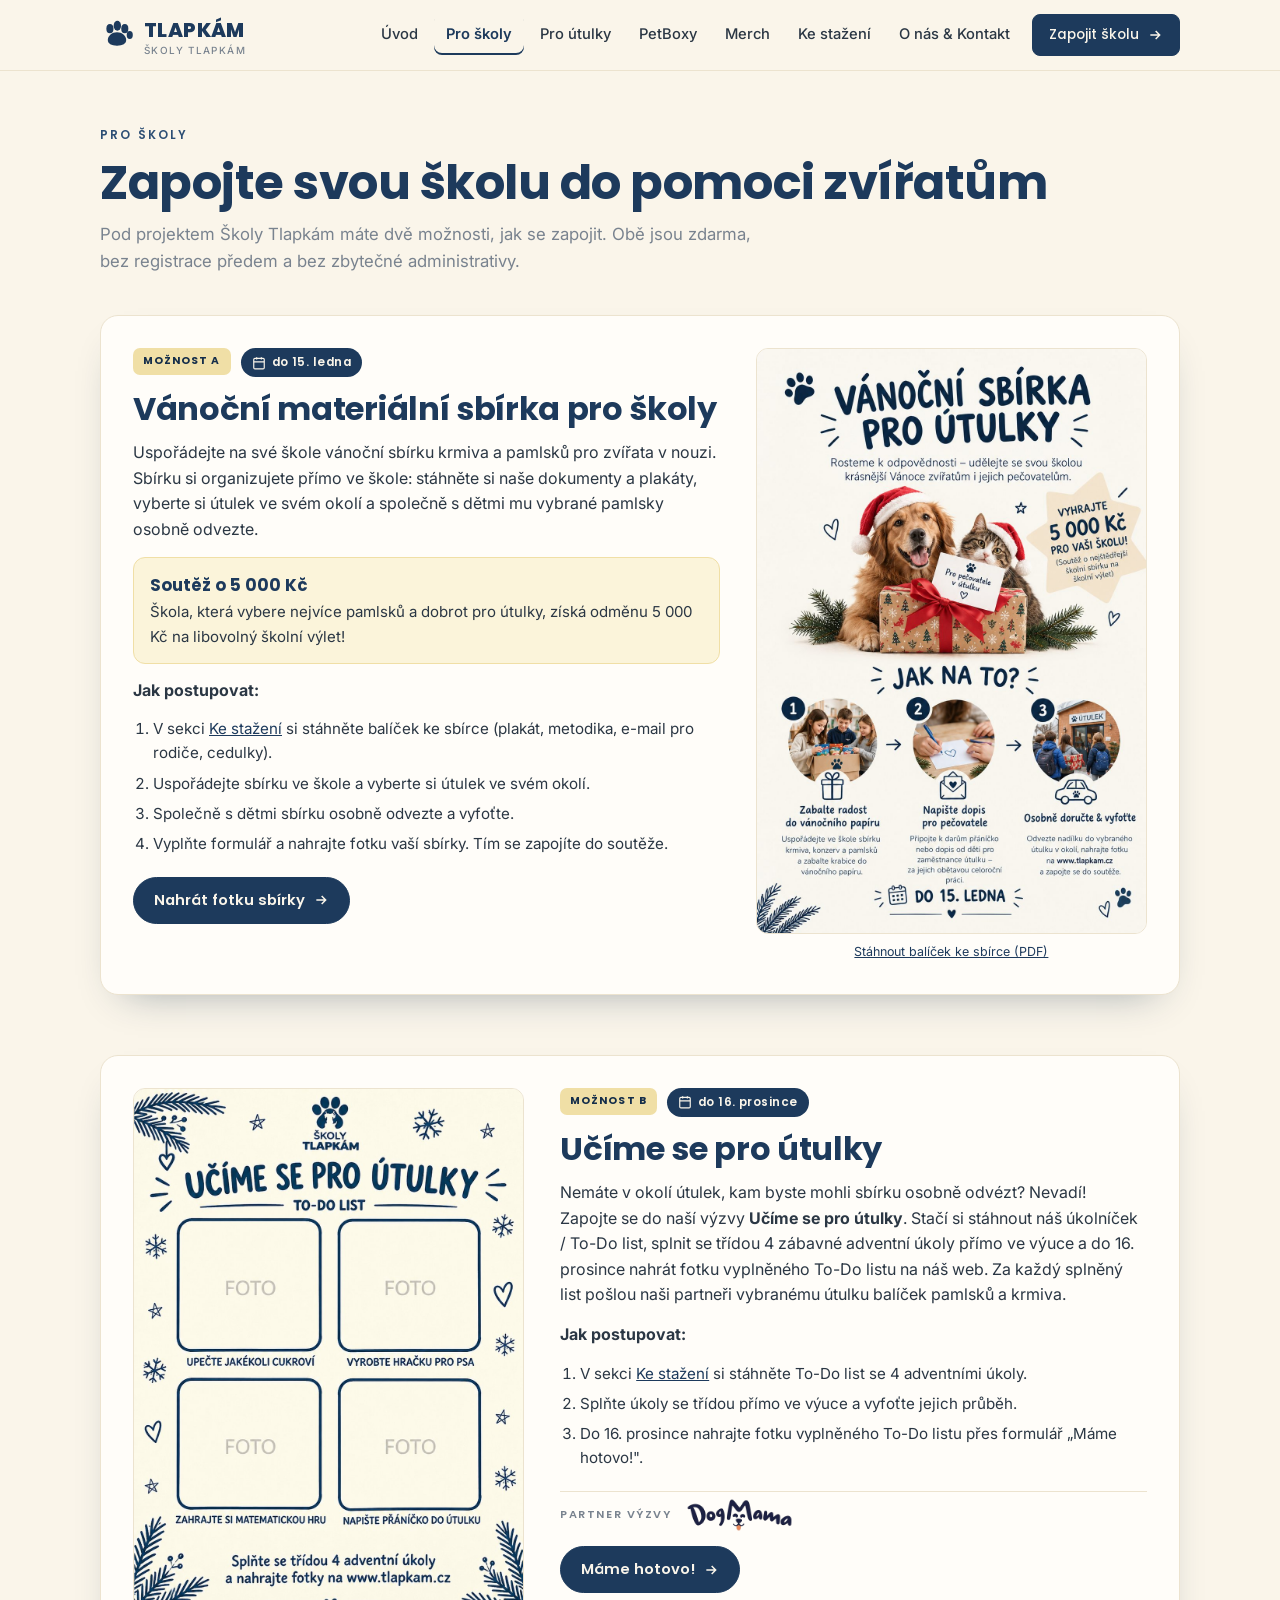
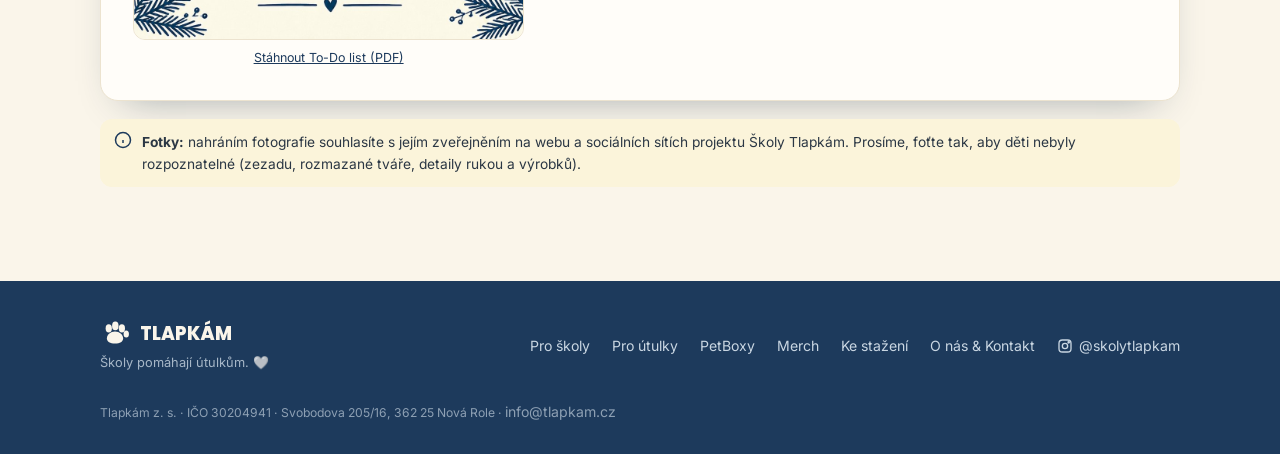
<file: pro-skoly.html>
<!doctype html>
<html lang="cs">
<head>
<meta charset="utf-8">
<meta name="viewport" content="width=device-width, initial-scale=1, viewport-fit=cover">
<title>Pro školy · Školy Tlapkám</title>
<meta name="description" content="Vánoční materiální sbírka (do 15. ledna, soutěž o 5 000 Kč) a Učíme se pro útulky (do 16. prosince) pro školy.">
<link rel="preconnect" href="https://fonts.googleapis.com">
<link rel="preconnect" href="https://fonts.gstatic.com" crossorigin>
<link rel="stylesheet" href="https://fonts.googleapis.com/css2?family=Poppins:wght@600;700;800&family=Inter:wght@400;500;600&display=swap">
<link rel="stylesheet" href="assets/style.css?v=20261107b">
</head>
<body>
<header class="nav">
  <div class="nav-in">
    <a class="brand" href="/" aria-label="Školy Tlapkám, úvod"><svg viewBox="0 0 48 48" fill="currentColor" aria-hidden="true"><ellipse cx="14" cy="15" rx="5" ry="6.5"/><ellipse cx="24.5" cy="11" rx="5.2" ry="7"/><ellipse cx="35" cy="15" rx="5" ry="6.5"/><ellipse cx="42" cy="24" rx="4.3" ry="5.6"/><path d="M24 20c7 0 13 5 13 11 0 5-5 8-13 8s-13-3-13-8c0-6 6-11 13-11z"/></svg><span>TLAPKÁM<small>Školy Tlapkám</small></span></a>
    <button class="burger" aria-label="Menu" onclick="document.getElementById('menu').classList.toggle('open')">
      <svg width="20" height="20" viewBox="0 0 24 24" fill="none" stroke="currentColor" stroke-width="2"><path d="M3 6h18M3 12h18M3 18h18"/></svg>
    </button>
    <nav class="menu" id="menu">
      <a href="/">Úvod</a><a href="/pro-skoly" class="active">Pro školy</a><a href="/pro-utulky">Pro útulky</a><a href="/petboxy">PetBoxy</a><a href="/merch">Merch</a><a href="/ke-stazeni">Ke stažení</a><a href="/kontakt">O nás & Kontakt</a>
      <a class="btn sm" href="/pro-skoly">Zapojit školu <svg viewBox="0 0 24 24" fill="none" stroke="currentColor" stroke-width="2.2"><path d="M5 12h14M13 6l6 6-6 6"/></svg></a>
    </nav>
  </div>
</header>
<main>

<section class="page-head">
  <div class="wrap">
    <span class="eyebrow">Pro školy</span>
    <h1>Zapojte svou školu do pomoci zvířatům</h1>
    <p>Pod projektem Školy Tlapkám máte dvě možnosti, jak se zapojit. Obě jsou zdarma, bez registrace předem a bez zbytečné administrativy.</p>
  </div>
</section>

<section class="tight" id="sbirka">
  <div class="wrap">
    <div class="feature">
      <div class="feature-text">
        <div class="act-top"><span class="tag">MOŽNOST A</span><span class="deadline"><svg viewBox="0 0 24 24" fill="none" stroke="currentColor" stroke-width="2"><rect x="3" y="4" width="18" height="18" rx="2"/><path d="M16 2v4M8 2v4M3 10h18"/></svg>do 15. ledna</span></div>
        <h2>Vánoční materiální sbírka pro školy</h2>
        <p>Uspořádejte na své škole vánoční sbírku krmiva a pamlsků pro zvířata v nouzi. Sbírku si organizujete přímo ve škole: stáhněte si naše dokumenty a plakáty, vyberte si útulek ve svém okolí a společně s dětmi mu vybrané pamlsky osobně odvezte.</p>
        <div class="prize"><b>Soutěž o 5 000 Kč</b> Škola, která vybere nejvíce pamlsků a dobrot pro útulky, získá odměnu 5 000 Kč na libovolný školní výlet!</div>
        <p><b>Jak postupovat:</b></p>
        <ol class="steps-list">
          <li>V sekci <a href="/ke-stazeni#sbirka">Ke stažení</a> si stáhněte balíček ke sbírce (plakát, metodika, e-mail pro rodiče, cedulky).</li>
          <li>Uspořádejte sbírku ve škole a vyberte si útulek ve svém okolí.</li>
          <li>Společně s dětmi sbírku osobně odvezte a vyfoťte.</li>
          <li>Vyplňte formulář a nahrajte fotku vaší sbírky. Tím se zapojíte do soutěže.</li>
        </ol>
        <div class="actions"><a class="btn" href="/formular-sbirka">Nahrát fotku sbírky <svg viewBox="0 0 24 24" fill="none" stroke="currentColor" stroke-width="2.2"><path d="M5 12h14M13 6l6 6-6 6"/></svg></a></div>
      </div>
      <figure class="feature-img"><img src="assets/nahled-plakat-sbirka.jpg" alt="Náhled plakátu Vánoční sbírka pro útulky" loading="lazy"><figcaption><a href="assets/downloads/skoly-tlapkam-vanocni-sbirka.pdf" download>Stáhnout balíček ke sbírce (PDF)</a></figcaption></figure>
    </div>
  </div>
</section>

<section class="tight" id="vyzva">
  <div class="wrap">
    <div class="feature reverse">
      <div class="feature-text">
        <div class="act-top"><span class="tag">MOŽNOST B</span><span class="deadline"><svg viewBox="0 0 24 24" fill="none" stroke="currentColor" stroke-width="2"><rect x="3" y="4" width="18" height="18" rx="2"/><path d="M16 2v4M8 2v4M3 10h18"/></svg>do 16. prosince</span></div>
        <h2>Učíme se pro útulky</h2>
        <p>Nemáte v okolí útulek, kam byste mohli sbírku osobně odvézt? Nevadí! Zapojte se do naší výzvy <b>Učíme se pro útulky</b>. Stačí si stáhnout náš úkolníček / To-Do list, splnit se třídou 4 zábavné adventní úkoly přímo ve výuce a do 16. prosince nahrát fotku vyplněného To-Do listu na náš web. Za každý splněný list pošlou naši partneři vybranému útulku balíček pamlsků a krmiva.</p>
        <p><b>Jak postupovat:</b></p>
        <ol class="steps-list">
          <li>V sekci <a href="/ke-stazeni#vyzva">Ke stažení</a> si stáhněte To-Do list se 4 adventními úkoly.</li>
          <li>Splňte úkoly se třídou přímo ve výuce a vyfoťte jejich průběh.</li>
          <li>Do 16. prosince nahrajte fotku vyplněného To-Do listu přes formulář „Máme hotovo!".</li>
        </ol>
        <div class="partner-note"><span>Partner výzvy</span><img src="assets/partneri/dogmama.png" alt="DogMama" width="544" height="172"></div>
        <div class="actions"><a class="btn" href="/formular-vyzva">Máme hotovo! <svg viewBox="0 0 24 24" fill="none" stroke="currentColor" stroke-width="2.2"><path d="M5 12h14M13 6l6 6-6 6"/></svg></a></div>
      </div>
      <figure class="feature-img"><img src="assets/nahled-todo-list.jpg" alt="Náhled To-Do listu výzvy Učíme se pro útulky se 4 adventními úkoly" loading="lazy"><figcaption><a href="assets/downloads/skoly-tlapkam-to-do-list.pdf" download>Stáhnout To-Do list (PDF)</a></figcaption></figure>
    </div>
    <div class="form-note"><svg viewBox="0 0 24 24" fill="none" stroke="currentColor" stroke-width="2"><circle cx="12" cy="12" r="10"/><path d="M12 16v-4M12 8h.01"/></svg><span><b>Fotky:</b> nahráním fotografie souhlasíte s jejím zveřejněním na webu a sociálních sítích projektu Školy Tlapkám. Prosíme, foťte tak, aby děti nebyly rozpoznatelné (zezadu, rozmazané tváře, detaily rukou a výrobků).</span></div>
  </div>
</section>
</main>
<footer>
  <div class="fin">
    <div>
      <div class="brand2"><svg viewBox="0 0 48 48" fill="currentColor" aria-hidden="true"><ellipse cx="14" cy="15" rx="5" ry="6.5"/><ellipse cx="24.5" cy="11" rx="5.2" ry="7"/><ellipse cx="35" cy="15" rx="5" ry="6.5"/><ellipse cx="42" cy="24" rx="4.3" ry="5.6"/><path d="M24 20c7 0 13 5 13 11 0 5-5 8-13 8s-13-3-13-8c0-6 6-11 13-11z"/></svg> TLAPKÁM</div>
      <div class="tag">Školy pomáhají útulkům. 🤍</div>
    </div>
    <div style="display:flex;gap:22px;flex-wrap:wrap">
      <a href="/pro-skoly">Pro školy</a>
      <a href="/pro-utulky">Pro útulky</a>
      <a href="/petboxy">PetBoxy</a>
      <a href="/merch">Merch</a>
      <a href="/ke-stazeni">Ke stažení</a>
      <a href="/kontakt">O nás & Kontakt</a>
      <a class="ig" href="https://www.instagram.com/skolytlapkam/" target="_blank" rel="noopener"><svg viewBox="0 0 24 24" fill="none" stroke="currentColor" stroke-width="2" aria-hidden="true"><rect x="3" y="3" width="18" height="18" rx="5"/><circle cx="12" cy="12" r="4"/><circle cx="17.5" cy="6.5" r="1" fill="currentColor"/></svg>@skolytlapkam</a>
    </div>
    <div class="legal">Tlapkám z. s. · IČO 30204941 · Svobodova 205/16, 362 25 Nová Role · <a href="mailto:info@tlapkam.cz">info@tlapkam.cz</a></div>
  </div>
</footer>
</body>
</html>
</file>
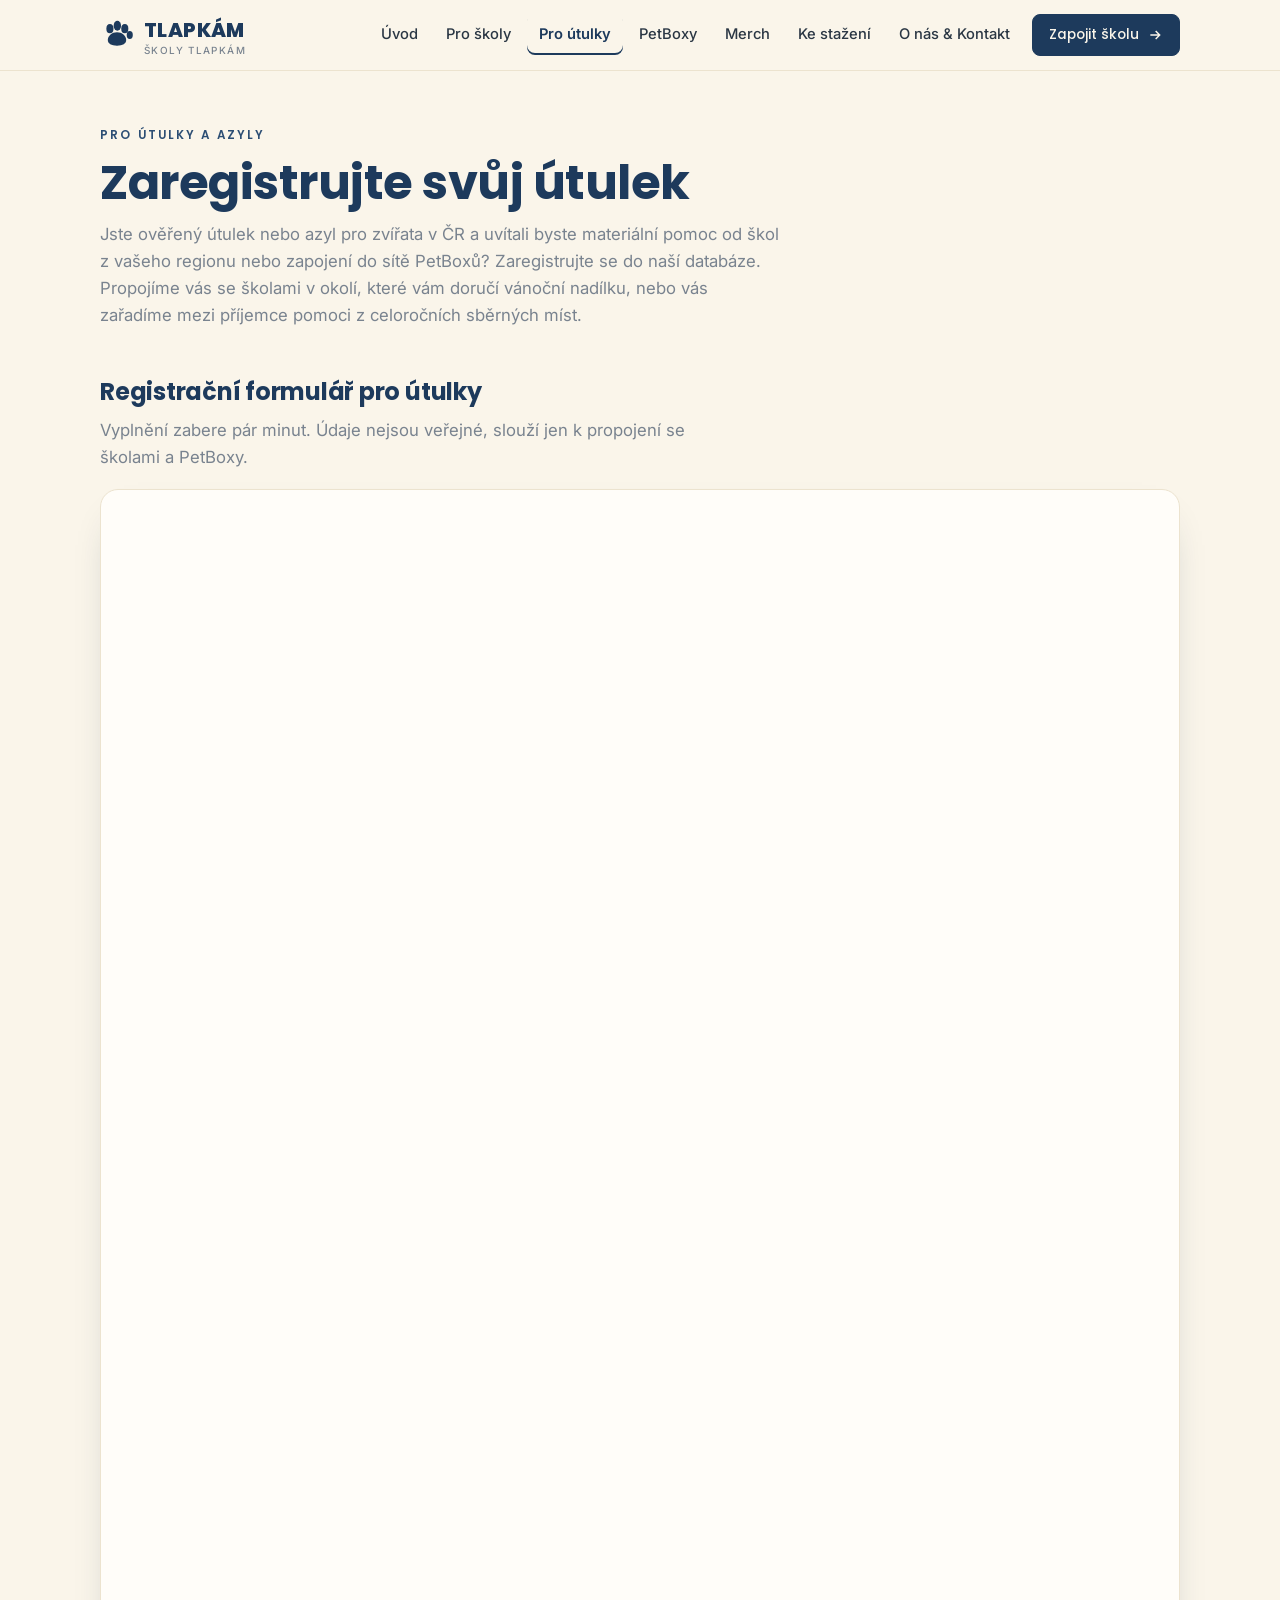
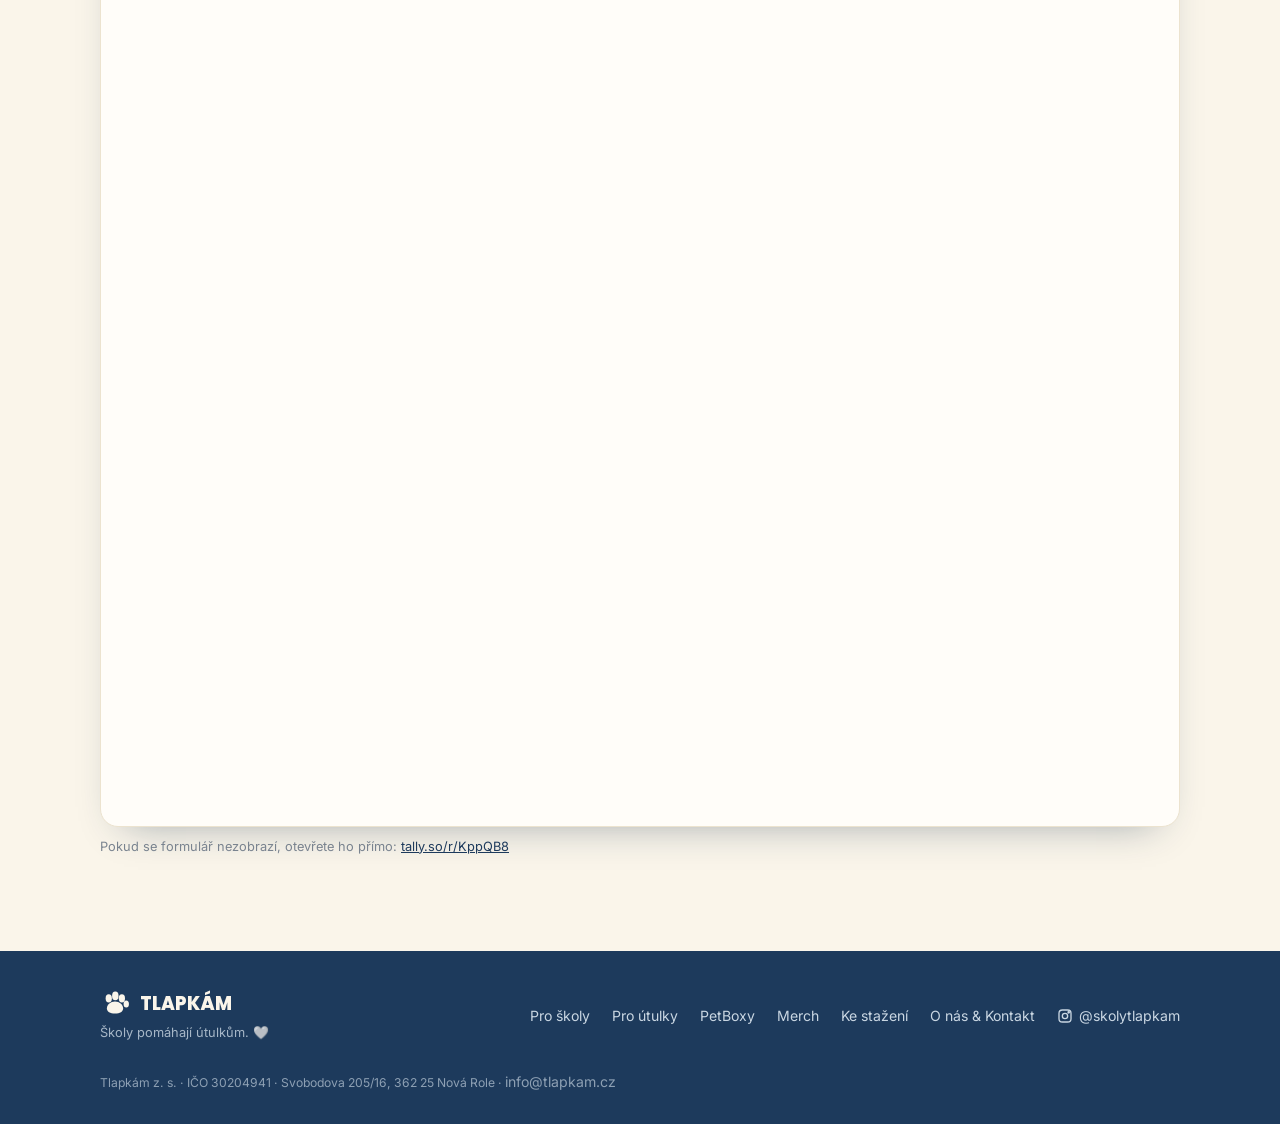
<file: pro-utulky.html>
<!doctype html>
<html lang="cs">
<head>
<meta charset="utf-8">
<meta name="viewport" content="width=device-width, initial-scale=1, viewport-fit=cover">
<title>Pro útulky · Školy Tlapkám</title>
<meta name="description" content="Registrace útulků a azylů do databáze Školy Tlapkám: materiální pomoc od škol a zapojení do sítě PetBoxů.">
<link rel="preconnect" href="https://fonts.googleapis.com">
<link rel="preconnect" href="https://fonts.gstatic.com" crossorigin>
<link rel="stylesheet" href="https://fonts.googleapis.com/css2?family=Poppins:wght@600;700;800&family=Inter:wght@400;500;600&display=swap">
<link rel="stylesheet" href="assets/style.css?v=20261107b">
</head>
<body>
<header class="nav">
  <div class="nav-in">
    <a class="brand" href="/" aria-label="Školy Tlapkám, úvod"><svg viewBox="0 0 48 48" fill="currentColor" aria-hidden="true"><ellipse cx="14" cy="15" rx="5" ry="6.5"/><ellipse cx="24.5" cy="11" rx="5.2" ry="7"/><ellipse cx="35" cy="15" rx="5" ry="6.5"/><ellipse cx="42" cy="24" rx="4.3" ry="5.6"/><path d="M24 20c7 0 13 5 13 11 0 5-5 8-13 8s-13-3-13-8c0-6 6-11 13-11z"/></svg><span>TLAPKÁM<small>Školy Tlapkám</small></span></a>
    <button class="burger" aria-label="Menu" onclick="document.getElementById('menu').classList.toggle('open')">
      <svg width="20" height="20" viewBox="0 0 24 24" fill="none" stroke="currentColor" stroke-width="2"><path d="M3 6h18M3 12h18M3 18h18"/></svg>
    </button>
    <nav class="menu" id="menu">
      <a href="/">Úvod</a><a href="/pro-skoly">Pro školy</a><a href="/pro-utulky" class="active">Pro útulky</a><a href="/petboxy">PetBoxy</a><a href="/merch">Merch</a><a href="/ke-stazeni">Ke stažení</a><a href="/kontakt">O nás & Kontakt</a>
      <a class="btn sm" href="/pro-skoly">Zapojit školu <svg viewBox="0 0 24 24" fill="none" stroke="currentColor" stroke-width="2.2"><path d="M5 12h14M13 6l6 6-6 6"/></svg></a>
    </nav>
  </div>
</header>
<main>

<section class="page-head">
  <div class="wrap">
    <span class="eyebrow">Pro útulky a azyly</span>
    <h1>Zaregistrujte svůj útulek</h1>
    <p>Jste ověřený útulek nebo azyl pro zvířata v ČR a uvítali byste materiální pomoc od škol z vašeho regionu nebo zapojení do sítě PetBoxů? Zaregistrujte se do naší databáze. Propojíme vás se školami v okolí, které vám doručí vánoční nadílku, nebo vás zařadíme mezi příjemce pomoci z celoročních sběrných míst.</p>
  </div>
</section>
<section class="tight">
  <div class="wrap">
    <div class="sec-head"><h2 style="font-size:1.5rem">Registrační formulář pro útulky</h2><p>Vyplnění zabere pár minut. Údaje nejsou veřejné, slouží jen k propojení se školami a PetBoxy.</p></div>
    <div class="form-wrap">
  <iframe data-tally-src="https://tally.so/embed/KppQB8?alignLeft=1&hideTitle=1&transparentBackground=1&dynamicHeight=1" loading="lazy" width="100%" height="1900" frameborder="0" marginheight="0" marginwidth="0" title="Registrace útulku"></iframe>
</div>
<script src="https://tally.so/widgets/embed.js" async></script>
<p class="muted" style="font-size:.8rem;margin-top:10px">Pokud se formulář nezobrazí, otevřete ho přímo: <a href="https://tally.so/r/KppQB8">tally.so/r/KppQB8</a></p>

  </div>
</section>
</main>
<footer>
  <div class="fin">
    <div>
      <div class="brand2"><svg viewBox="0 0 48 48" fill="currentColor" aria-hidden="true"><ellipse cx="14" cy="15" rx="5" ry="6.5"/><ellipse cx="24.5" cy="11" rx="5.2" ry="7"/><ellipse cx="35" cy="15" rx="5" ry="6.5"/><ellipse cx="42" cy="24" rx="4.3" ry="5.6"/><path d="M24 20c7 0 13 5 13 11 0 5-5 8-13 8s-13-3-13-8c0-6 6-11 13-11z"/></svg> TLAPKÁM</div>
      <div class="tag">Školy pomáhají útulkům. 🤍</div>
    </div>
    <div style="display:flex;gap:22px;flex-wrap:wrap">
      <a href="/pro-skoly">Pro školy</a>
      <a href="/pro-utulky">Pro útulky</a>
      <a href="/petboxy">PetBoxy</a>
      <a href="/merch">Merch</a>
      <a href="/ke-stazeni">Ke stažení</a>
      <a href="/kontakt">O nás & Kontakt</a>
      <a class="ig" href="https://www.instagram.com/skolytlapkam/" target="_blank" rel="noopener"><svg viewBox="0 0 24 24" fill="none" stroke="currentColor" stroke-width="2" aria-hidden="true"><rect x="3" y="3" width="18" height="18" rx="5"/><circle cx="12" cy="12" r="4"/><circle cx="17.5" cy="6.5" r="1" fill="currentColor"/></svg>@skolytlapkam</a>
    </div>
    <div class="legal">Tlapkám z. s. · IČO 30204941 · Svobodova 205/16, 362 25 Nová Role · <a href="mailto:info@tlapkam.cz">info@tlapkam.cz</a></div>
  </div>
</footer>
</body>
</html>
</file>
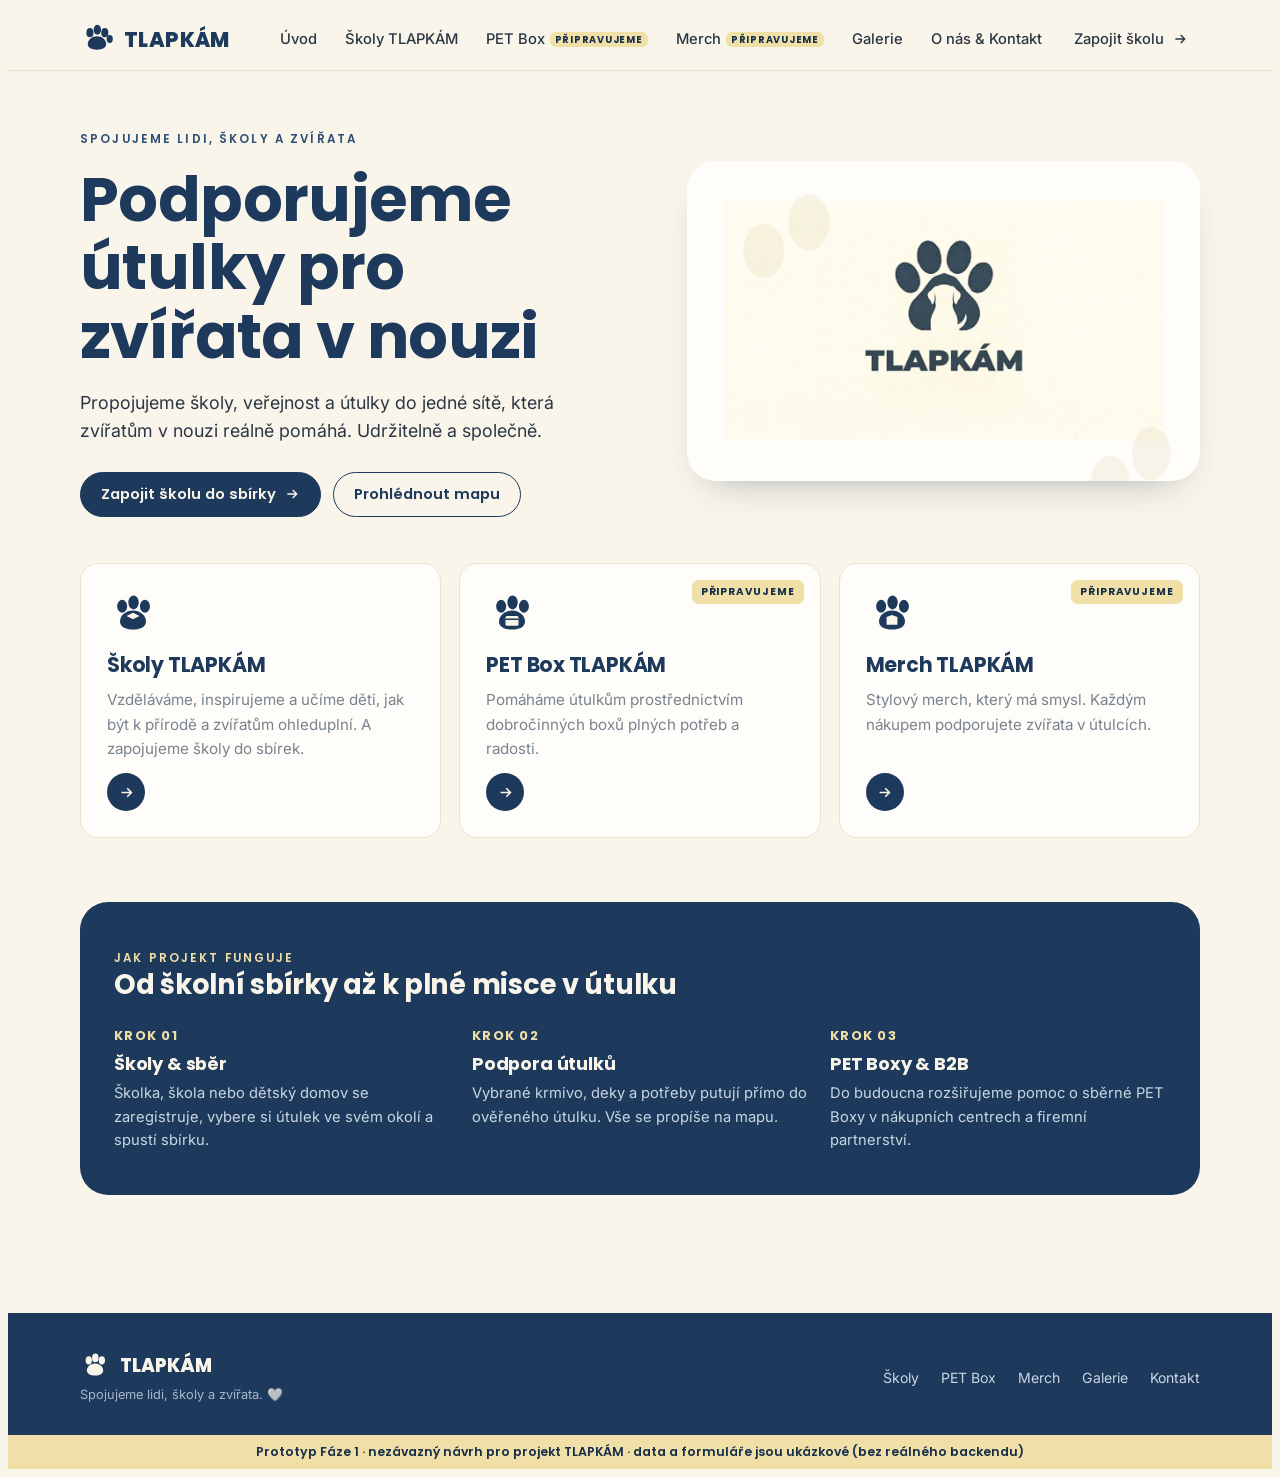
<file: docs/prototyp-v1.html>
<!doctype html>
<html lang="cs">
<head>
<meta charset="utf-8">
<meta name="viewport" content="width=device-width, initial-scale=1, viewport-fit=cover">
<meta name="description" content="TLAPKÁM: propojujeme školy, veřejnost a útulky. Udržitelná pomoc zvířatům v nouzi.">
<link rel="preconnect" href="https://fonts.googleapis.com">
<link rel="preconnect" href="https://fonts.gstatic.com" crossorigin>
<link rel="stylesheet" href="https://fonts.googleapis.com/css2?family=Poppins:wght@600;700;800&family=Inter:wght@400;500;600&display=swap">
<title>TLAPKÁM</title>
<style>
  /* Layout: fixed top nav + sekce přepínané JS (SPA). Hero split, moduly v gridu,
     stránka Školy = formulář vlevo / mapa vpravo (dle mockupu). */
  :root{
    --navy:#1D3A5C; --navy-deep:#152E4A; --navy-soft:#2C4E74;
    --cream:#FAF5EA; --panel:#FFFDF9; --panel-2:#F1EAD8;
    --yellow:#F0DFA6; --yellow-soft:#FBF4DA;
    --ink:#2B3744; --muted:#79838F; --line:#ECE3CF;
    --school:#2C6E8F; --shelter:#C77F3A;
    --radius:18px; --radius-sm:12px; --maxw:1160px;
    --shadow:0 18px 40px -24px rgba(21,46,74,.45);
    --f-display:'Poppins',system-ui,sans-serif;
    --f-body:'Inter',system-ui,sans-serif;
    color-scheme:light;
  }
  /* Značka je záměrně jen světlá (krémová) ve všech režimech, dle vizuálů TLAPKÁM. */

  *{box-sizing:border-box}
  body{background:var(--cream);color:var(--ink);font-family:var(--f-body);
    line-height:1.6;-webkit-font-smoothing:antialiased;overflow-x:hidden}
  h1,h2,h3,h4{font-family:var(--f-display);color:var(--navy);line-height:1.1;
    text-wrap:balance;margin:0;letter-spacing:-.01em}
  p{margin:0}
  a{color:inherit}
  img{max-width:100%}
  .eyebrow{font-family:var(--f-display);font-weight:600;font-size:.74rem;
    letter-spacing:.18em;text-transform:uppercase;color:var(--navy-soft)}
  .wrap{max-width:var(--maxw);margin:0 auto;padding-inline:20px}

  /* ---------- NAV ---------- */
  header.nav{position:sticky;top:env(safe-area-inset-top,0px);z-index:40;
    background:color-mix(in srgb,var(--cream) 88%,transparent);
    backdrop-filter:blur(10px);border-bottom:1px solid var(--line)}
  .nav-in{max-width:var(--maxw);margin:0 auto;padding:14px 20px;
    display:flex;align-items:center;gap:22px}
  .brand{display:flex;align-items:center;gap:10px;background:none;border:0;
    cursor:pointer;padding:0;font-family:var(--f-display);font-weight:800;
    font-size:1.3rem;color:var(--navy);letter-spacing:.02em}
  .brand svg{width:34px;height:34px;flex:none}
  nav.menu{margin-left:auto;display:flex;align-items:center;gap:4px;flex-wrap:wrap}
  .menu button{background:none;border:0;cursor:pointer;font-family:var(--f-body);
    font-size:.92rem;color:var(--ink);padding:8px 12px;border-radius:8px;
    font-weight:500}
  .menu button:hover{background:var(--panel-2)}
  .menu button.active{color:var(--navy);font-weight:600}
  .menu button.active::after{content:"";display:block;height:2px;border-radius:2px;
    background:var(--navy);margin-top:3px}
  .soon{font-size:.6rem;letter-spacing:.08em;background:var(--yellow);
    color:var(--navy-deep);border-radius:6px;padding:1px 5px;margin-left:5px;
    font-weight:700;vertical-align:middle;font-family:var(--f-display)}
  .btn{display:inline-flex;align-items:center;gap:8px;cursor:pointer;
    font-family:var(--f-display);font-weight:600;font-size:.92rem;
    border-radius:999px;border:1.5px solid var(--navy);padding:11px 20px;
    background:var(--navy);color:var(--cream);transition:transform .12s,background .15s}
  .btn:hover{background:var(--navy-deep);transform:translateY(-1px)}
  .btn.ghost{background:transparent;color:var(--navy)}
  .btn.ghost:hover{background:var(--panel-2)}
  .btn.sm{padding:8px 16px;font-size:.85rem}
  .btn svg{width:16px;height:16px}
  .nav-cta{margin-left:4px}
  .burger{display:none;margin-left:auto;background:none;border:1.5px solid var(--line);
    border-radius:10px;width:42px;height:42px;cursor:pointer;color:var(--navy)}

  /* ---------- SECTIONS ---------- */
  main{display:block}
  section.page{display:none;padding-block:54px}
  section.page.show{display:block;animation:fade .4s ease}
  @keyframes fade{from{opacity:0;transform:translateY(8px)}to{opacity:1;transform:none}}
  @media (prefers-reduced-motion:reduce){*{animation:none!important;transition:none!important}}

  /* ---------- HERO ---------- */
  .hero{display:grid;grid-template-columns:1.05fr .95fr;gap:40px;align-items:center}
  .hero h1{font-size:clamp(2.3rem,5.4vw,3.9rem);font-weight:700;margin:14px 0 0}
  .hero p.lead{font-size:1.12rem;color:var(--ink);max-width:46ch;margin-top:18px}
  .hero-cta{display:flex;gap:12px;flex-wrap:wrap;margin-top:26px}
  .hero-art{position:relative;background:var(--panel);border-radius:28px;
    padding:30px;box-shadow:var(--shadow);overflow:hidden;min-height:320px;
    display:flex;align-items:center;justify-content:center}
  .hero-art .pawbg{position:absolute;inset:0;opacity:.5;color:var(--panel-2)}
  .hero-art .hero-logo{position:relative;width:min(100%,440px);height:auto;mix-blend-mode:multiply}

  /* ---------- MODULE CARDS ---------- */
  .mods{display:grid;grid-template-columns:repeat(3,1fr);gap:18px;margin-top:46px}
  .mod{background:var(--panel);border:1px solid var(--line);border-radius:var(--radius);
    padding:26px;display:flex;flex-direction:column;gap:12px;position:relative;
    cursor:pointer;transition:transform .14s,box-shadow .14s}
  .mod:hover{transform:translateY(-3px);box-shadow:var(--shadow)}
  .mod .ico{width:52px;height:52px;color:var(--navy)}
  .mod h3{font-size:1.28rem;font-weight:700}
  .mod p{color:var(--muted);font-size:.95rem}
  .mod .go{margin-top:auto;width:38px;height:38px;border-radius:999px;
    background:var(--navy);color:var(--cream);display:grid;place-items:center}
  .mod .go svg{width:17px;height:17px}
  .mod.locked .tag{position:absolute;top:16px;right:16px;background:var(--yellow);
    color:var(--navy-deep);font-family:var(--f-display);font-weight:700;
    font-size:.64rem;letter-spacing:.09em;padding:4px 9px;border-radius:7px}

  /* ---------- HOW IT WORKS ---------- */
  .how{margin-top:64px;background:var(--navy);border-radius:28px;padding:42px 34px;color:var(--cream)}
  .how h2{color:var(--cream);font-size:1.7rem}
  .how .steps{display:grid;grid-template-columns:repeat(3,1fr);gap:22px;margin-top:26px}
  .how .step{display:flex;flex-direction:column;gap:8px}
  .how .num{font-family:var(--f-display);font-weight:700;font-size:.8rem;
    letter-spacing:.1em;color:var(--yellow)}
  .how .step h4{color:var(--cream);font-size:1.12rem}
  .how .step p{color:#C9D6E2;font-size:.92rem}
  .how .arrow{color:var(--yellow)}

  /* ---------- SECTION HEAD ---------- */
  .sec-head{max-width:60ch}
  .sec-head h2{font-size:clamp(1.9rem,4vw,2.7rem);font-weight:700;margin-top:10px}
  .sec-head p{color:var(--muted);margin-top:12px;font-size:1.05rem}

  /* ---------- ŠKOLY: split ---------- */
  .skoly-grid{display:grid;grid-template-columns:420px 1fr;gap:26px;margin-top:34px;align-items:start}
  .card{background:var(--panel);border:1px solid var(--line);border-radius:var(--radius);
    box-shadow:var(--shadow)}
  .form-card{padding:26px}
  .form-head{display:flex;align-items:center;gap:12px;margin-bottom:6px}
  .form-head .ico{width:40px;height:40px;color:var(--navy);flex:none}
  .form-head h3{font-size:1.35rem;font-weight:700}
  .form-head+p{color:var(--muted);font-size:.92rem}
  .stepper{display:flex;align-items:center;gap:6px;margin:20px 0 22px}
  .stepper .s{display:flex;align-items:center;gap:8px}
  .stepper .dot{width:30px;height:30px;border-radius:999px;display:grid;place-items:center;
    background:var(--panel-2);color:var(--muted);font-family:var(--f-display);
    font-weight:700;font-size:.85rem;flex:none}
  .stepper .s.on .dot{background:var(--navy);color:var(--cream)}
  .stepper .s span{font-size:.78rem;color:var(--muted);white-space:nowrap}
  .stepper .s.on span{color:var(--navy);font-weight:600}
  .stepper .bar{flex:1;height:2px;background:var(--line);min-width:10px}
  .field{margin-bottom:16px}
  .field label{display:block;font-family:var(--f-display);font-weight:600;
    font-size:.82rem;color:var(--navy);margin-bottom:7px}
  .field input,.field select{width:100%;padding:12px 13px;border:1.5px solid var(--line);
    border-radius:var(--radius-sm);background:var(--cream);color:var(--ink);
    font-family:var(--f-body);font-size:.95rem}
  .field input:focus,.field select:focus{outline:2px solid var(--navy-soft);border-color:var(--navy-soft)}
  .chips{display:grid;grid-template-columns:1fr 1fr 1fr;gap:8px}
  .chip{border:1.5px solid var(--line);border-radius:var(--radius-sm);background:var(--cream);
    padding:12px 8px;cursor:pointer;display:flex;flex-direction:column;align-items:center;gap:6px;
    font-family:var(--f-body);font-size:.8rem;color:var(--ink);text-align:center}
  .chip svg{width:22px;height:22px;color:var(--navy)}
  .chip.sel{background:var(--navy);color:var(--cream);border-color:var(--navy)}
  .chip.sel svg{color:var(--cream)}
  .ac{position:relative}
  .ac-list{position:absolute;left:0;right:0;top:calc(100% + 4px);z-index:5;background:var(--panel);
    border:1.5px solid var(--line);border-radius:var(--radius-sm);box-shadow:var(--shadow);
    overflow:hidden;max-height:230px;overflow-y:auto}
  .ac-list button{display:block;width:100%;text-align:left;background:none;border:0;cursor:pointer;
    padding:10px 13px;font-family:var(--f-body);font-size:.9rem;color:var(--ink);border-bottom:1px solid var(--line)}
  .ac-list button:last-child{border-bottom:0}
  .ac-list button:hover{background:var(--panel-2)}
  .ac-list button small{display:block;color:var(--muted);font-size:.75rem}
  .picked{margin-top:10px;background:var(--yellow-soft);border:1px dashed var(--yellow);
    border-radius:var(--radius-sm);padding:11px 13px;font-size:.84rem;color:var(--ink)}
  .picked b{color:var(--navy);font-family:var(--f-display)}
  .picked .gps{color:var(--muted);font-size:.76rem;margin-top:3px}
  .form-actions{display:flex;gap:10px;margin-top:8px}
  .form-actions .btn{flex:1;justify-content:center}
  .consent{display:flex;gap:9px;align-items:flex-start;font-size:.8rem;color:var(--muted);margin:4px 0 16px}
  .consent input{margin-top:3px}
  .success{text-align:center;padding:10px 4px}
  .success .check{width:64px;height:64px;margin:0 auto 14px;border-radius:999px;background:var(--navy);
    color:var(--cream);display:grid;place-items:center}
  .success .check svg{width:30px;height:30px}
  .success h3{font-size:1.3rem}
  .success p{color:var(--muted);font-size:.92rem;margin-top:8px}
  .auto-note{margin-top:16px;text-align:left;background:var(--panel-2);border-radius:var(--radius-sm);
    padding:14px;font-size:.82rem;color:var(--ink)}
  .auto-note ul{margin:8px 0 0;padding-left:18px;color:var(--muted)}
  .auto-note li{margin-bottom:4px}

  /* ---------- MAP ---------- */
  .map-card{padding:18px;position:relative}
  .map-top{display:flex;align-items:center;justify-content:space-between;gap:10px;flex-wrap:wrap;margin-bottom:12px}
  .map-top h3{font-size:1.05rem;font-weight:700}
  .filters{display:flex;gap:8px;flex-wrap:wrap}
  .filt{display:inline-flex;align-items:center;gap:7px;border:1.5px solid var(--line);
    background:var(--cream);border-radius:999px;padding:6px 12px;cursor:pointer;font-size:.8rem;color:var(--ink)}
  .filt .d{width:11px;height:11px;border-radius:999px}
  .filt.off{opacity:.4}
  .mapbox{position:relative;background:var(--panel-2);border-radius:14px;overflow:hidden}
  .mapbox svg.cz{display:block;width:100%;height:auto;color:var(--cream)}
  .pin{position:absolute;transform:translate(-50%,-100%);cursor:pointer;border:0;background:none;padding:0;
    width:26px;height:26px;transition:transform .12s}
  .pin:hover{transform:translate(-50%,-100%) scale(1.18)}
  .pin svg{width:26px;height:26px;filter:drop-shadow(0 3px 4px rgba(0,0,0,.25))}
  .pin.hide{display:none}
  .popcard{position:absolute;z-index:8;background:var(--panel);border:1px solid var(--line);
    border-radius:12px;box-shadow:var(--shadow);padding:12px 14px;width:220px;transform:translate(-50%,calc(-100% - 28px));font-size:.82rem}
  .popcard.hide{display:none}
  .popcard .pc-type{font-family:var(--f-display);font-weight:700;font-size:.66rem;letter-spacing:.08em;text-transform:uppercase}
  .popcard h4{font-size:.98rem;margin:3px 0 2px}
  .popcard .pc-city{color:var(--muted);font-size:.78rem}
  .popcard .pc-note{margin-top:7px;color:var(--ink);font-size:.8rem}
  .popcard .x{position:absolute;top:7px;right:9px;cursor:pointer;background:none;border:0;color:var(--muted);font-size:1rem}
  .legend{display:flex;gap:18px;flex-wrap:wrap;margin-top:12px;font-size:.78rem;color:var(--muted)}
  .legend span{display:inline-flex;align-items:center;gap:7px}
  .legend .d{width:12px;height:12px;border-radius:999px}

  /* ---------- PŘIPRAVUJEME ---------- */
  .pb-banner{position:relative;border-radius:var(--radius);overflow:hidden;margin-bottom:30px;box-shadow:var(--shadow)}
  .pb-banner img{width:100%;height:clamp(210px,40vw,360px);object-fit:cover;display:block}
  .pb-badge{position:absolute;left:20px;bottom:20px;background:var(--navy);color:var(--cream);
    font-family:var(--f-display);font-weight:700;font-size:.78rem;letter-spacing:.12em;padding:9px 18px;border-radius:999px}
  .soon-hero{display:grid;grid-template-columns:1.1fr .9fr;gap:40px;align-items:center}
  .soon-badge{display:inline-block;background:var(--navy);color:var(--cream);font-family:var(--f-display);
    font-weight:700;font-size:.72rem;letter-spacing:.12em;padding:7px 15px;border-radius:999px}
  .soon-hero h2{font-size:clamp(2rem,4.5vw,3rem);font-weight:700;margin-top:14px}
  .soon-hero p{color:var(--ink);margin-top:14px;max-width:44ch}
  .mini-grid{display:grid;grid-template-columns:1fr 1fr;gap:16px;margin-top:24px}
  .mini{display:flex;gap:11px;align-items:flex-start}
  .mini .ico{width:30px;height:30px;color:var(--navy);flex:none}
  .mini h4{font-size:.95rem;font-weight:600}
  .mini p{font-size:.84rem;color:var(--muted);margin-top:2px}
  .signup{background:var(--panel);border:1px solid var(--line);border-radius:var(--radius);
    padding:26px;box-shadow:var(--shadow)}
  .signup h3{font-size:1.25rem;font-weight:700}
  .signup p{color:var(--muted);font-size:.9rem;margin-top:8px}
  .signup .row{display:flex;gap:10px;margin-top:16px;flex-wrap:wrap}
  .signup .row input{flex:1;min-width:0;padding:12px 13px;border:1.5px solid var(--line);
    border-radius:999px;background:var(--cream);color:var(--ink);font-family:var(--f-body)}
  .ok-msg{color:var(--school);font-size:.84rem;margin-top:10px;font-weight:600}

  /* ---------- GALLERY ---------- */
  .gal-filters{display:flex;gap:8px;flex-wrap:wrap;margin-top:22px}
  .gal-grid{display:grid;grid-template-columns:repeat(3,1fr);gap:14px;margin-top:22px}
  .gal{border-radius:14px;overflow:hidden;position:relative;aspect-ratio:4/3;border:1px solid var(--line);
    background:var(--panel-2);display:flex;align-items:flex-end}
  .gal .ph{position:absolute;inset:0;display:grid;place-items:center;color:var(--navy-soft);opacity:.5}
  .gal .ph svg{width:44px;height:44px}
  .gal .cap{position:relative;z-index:2;width:100%;padding:12px;
    background:linear-gradient(transparent,rgba(21,46,74,.72));color:#fff;font-size:.82rem}
  .gal .cap b{display:block;font-family:var(--f-display);font-size:.72rem;letter-spacing:.06em;text-transform:uppercase;opacity:.85}
  .gal.hide{display:none}

  /* ---------- KONTAKT ---------- */
  .contact-grid{display:grid;grid-template-columns:1fr 1fr;gap:26px;margin-top:30px}
  .about p{margin-top:14px;max-width:54ch;color:var(--ink)}
  .about .vals{display:flex;gap:10px;flex-wrap:wrap;margin-top:18px}
  .pill{background:var(--panel);border:1px solid var(--line);border-radius:999px;padding:8px 15px;font-size:.84rem}
  .contact-box{background:var(--panel);border:1px solid var(--line);border-radius:var(--radius);padding:24px;box-shadow:var(--shadow)}
  .contact-box .line{display:flex;gap:11px;align-items:center;margin-bottom:14px}
  .contact-box .line svg{width:20px;height:20px;color:var(--navy);flex:none}
  .copy{cursor:pointer;background:none;border:0;color:var(--navy);font-family:var(--f-body);font-size:.95rem;text-decoration:underline;padding:0}

  /* ---------- FOOTER ---------- */
  footer{background:var(--navy);color:#C9D6E2;margin-top:64px;padding:38px 0 30px}
  footer .fin{max-width:var(--maxw);margin:0 auto;padding-inline:20px;display:flex;
    justify-content:space-between;gap:20px;flex-wrap:wrap;align-items:center}
  footer .brand2{display:flex;align-items:center;gap:10px;color:var(--cream);font-family:var(--f-display);font-weight:800;font-size:1.15rem}
  footer .brand2 svg{width:30px;height:30px}
  footer a{color:#C9D6E2;text-decoration:none;font-size:.88rem}
  footer a:hover{color:#fff}
  footer .tag{font-size:.8rem;opacity:.8;margin-top:4px}
  .proto{background:var(--yellow);color:var(--navy-deep);text-align:center;font-size:.78rem;
    padding:7px 16px;font-family:var(--f-display);font-weight:600}

  /* ---------- RESPONSIVE ---------- */
  @media (max-width:860px){
    .nav-in{flex-wrap:wrap}
    .menu{order:3;width:100%;flex-direction:column;align-items:stretch;gap:2px;
      max-height:0;overflow:hidden;opacity:0;padding:0;margin-top:0;border-top:0;
      transition:max-height .34s ease,opacity .25s ease,padding .3s ease,margin-top .3s ease}
    .menu.open{max-height:480px;opacity:1;padding:10px 0 6px;margin-top:4px;border-top:1px solid var(--line)}
    .menu button{text-align:left;width:100%;padding:12px}
    .menu .btn{text-align:center}
    .burger{display:grid;place-items:center}
    .nav-cta{display:none}
    .hero,.soon-hero,.skoly-grid,.contact-grid{grid-template-columns:1fr}
    .mods,.how .steps,.gal-grid{grid-template-columns:1fr}
    .mini-grid{grid-template-columns:1fr}
    .hero-art{order:-1}
  }
  @media (max-width:560px){
    .chips{grid-template-columns:1fr 1fr}
    .gal-grid{grid-template-columns:1fr 1fr}
  }
</style>

</head>
<body>
<header class="nav">
  <div class="nav-in">
    <button class="brand" data-nav="home" aria-label="TLAPKÁM domů">
      <svg viewBox="0 0 48 48" fill="currentColor" aria-hidden="true">
        <ellipse cx="14" cy="15" rx="5" ry="6.5"/><ellipse cx="24.5" cy="11" rx="5.2" ry="7"/>
        <ellipse cx="35" cy="15" rx="5" ry="6.5"/><ellipse cx="42" cy="24" rx="4.3" ry="5.6"/>
        <path d="M24 20c7 0 13 5 13 11 0 5-5 8-13 8s-13-3-13-8c0-6 6-11 13-11z"/>
      </svg>
      TLAPKÁM
    </button>
    <button class="burger" aria-label="Menu" onclick="document.getElementById('menu').classList.toggle('open')">
      <svg width="20" height="20" viewBox="0 0 24 24" fill="none" stroke="currentColor" stroke-width="2"><path d="M3 6h18M3 12h18M3 18h18"/></svg>
    </button>
    <nav class="menu" id="menu">
      <button data-nav="home">Úvod</button>
      <button data-nav="skoly">Školy TLAPKÁM</button>
      <button data-nav="petbox">PET Box<span class="soon">PŘIPRAVUJEME</span></button>
      <button data-nav="merch">Merch<span class="soon">PŘIPRAVUJEME</span></button>
      <button data-nav="galerie">Galerie</button>
      <button data-nav="kontakt">O nás & Kontakt</button>
      <button class="btn nav-cta" data-nav="skoly">Zapojit školu
        <svg viewBox="0 0 24 24" fill="none" stroke="currentColor" stroke-width="2.2"><path d="M5 12h14M13 6l6 6-6 6"/></svg>
      </button>
    </nav>
  </div>
</header>

<main>
  <!-- ======================= HOME ======================= -->
  <section class="page show" id="home">
    <div class="wrap">
      <div class="hero">
        <div class="hero-text">
          <span class="eyebrow">Spojujeme lidi, školy a zvířata</span>
          <h1>Podporujeme útulky pro zvířata v nouzi</h1>
          <p class="lead">Propojujeme školy, veřejnost a útulky do jedné sítě, která zvířatům v nouzi reálně pomáhá. Udržitelně a společně.</p>
          <div class="hero-cta">
            <button class="btn" data-nav="skoly">Zapojit školu do sbírky
              <svg viewBox="0 0 24 24" fill="none" stroke="currentColor" stroke-width="2.2"><path d="M5 12h14M13 6l6 6-6 6"/></svg>
            </button>
            <button class="btn ghost" data-nav="skoly">Prohlédnout mapu</button>
          </div>
        </div>
        <div class="hero-art">
          <svg class="pawbg" viewBox="0 0 400 320" fill="currentColor" aria-hidden="true">
            <ellipse cx="60" cy="70" rx="16" ry="21"/><ellipse cx="95" cy="48" rx="16" ry="22"/>
            <ellipse cx="330" cy="250" rx="15" ry="20"/><ellipse cx="362" cy="228" rx="15" ry="21"/>
          </svg>
          <!-- Reálné logo TLAPKÁM z brand assetů klienta -->
          <img class="hero-logo" src="../assets/logo-tlapkam.jpg" alt="TLAPKÁM">
        </div>
      </div>

      <!-- MODULY -->
      <div class="mods">
        <div class="mod" data-nav="skoly">
          <svg class="ico" viewBox="0 0 48 48" fill="currentColor" aria-hidden="true">
            <ellipse cx="14" cy="15" rx="4.6" ry="6"/><ellipse cx="24.5" cy="11.5" rx="4.8" ry="6.4"/>
            <ellipse cx="35" cy="15" rx="4.6" ry="6"/><path d="M24 19c6.5 0 12 4.6 12 10 0 4.6-4.6 7.4-12 7.4S12 33.6 12 29c0-5.4 5.5-10 12-10z"/>
            <path d="M18 24l6-3 6 3-6 3-6-3z" fill="var(--cream)"/>
          </svg>
          <h3>Školy TLAPKÁM</h3>
          <p>Vzděláváme, inspirujeme a učíme děti, jak být k přírodě a zvířatům ohleduplní. A zapojujeme školy do sbírek.</p>
          <div class="go"><svg viewBox="0 0 24 24" fill="none" stroke="currentColor" stroke-width="2.2"><path d="M5 12h14M13 6l6 6-6 6"/></svg></div>
        </div>
        <div class="mod locked" data-nav="petbox">
          <span class="tag">PŘIPRAVUJEME</span>
          <svg class="ico" viewBox="0 0 48 48" fill="currentColor" aria-hidden="true">
            <ellipse cx="14" cy="15" rx="4.6" ry="6"/><ellipse cx="24.5" cy="11.5" rx="4.8" ry="6.4"/>
            <ellipse cx="35" cy="15" rx="4.6" ry="6"/><path d="M24 19c6.5 0 12 4.6 12 10 0 4.6-4.6 7.4-12 7.4S12 33.6 12 29c0-5.4 5.5-10 12-10z"/>
            <rect x="18" y="24" width="12" height="9" rx="1.5" fill="var(--cream)"/><path d="M18 27h12" stroke="var(--navy)" stroke-width="1.4"/>
          </svg>
          <h3>PET Box TLAPKÁM</h3>
          <p>Pomáháme útulkům prostřednictvím dobročinných boxů plných potřeb a radosti.</p>
          <div class="go"><svg viewBox="0 0 24 24" fill="none" stroke="currentColor" stroke-width="2.2"><path d="M5 12h14M13 6l6 6-6 6"/></svg></div>
        </div>
        <div class="mod locked" data-nav="merch">
          <span class="tag">PŘIPRAVUJEME</span>
          <svg class="ico" viewBox="0 0 48 48" fill="currentColor" aria-hidden="true">
            <ellipse cx="14" cy="15" rx="4.6" ry="6"/><ellipse cx="24.5" cy="11.5" rx="4.8" ry="6.4"/>
            <ellipse cx="35" cy="15" rx="4.6" ry="6"/><path d="M24 19c6.5 0 12 4.6 12 10 0 4.6-4.6 7.4-12 7.4S12 33.6 12 29c0-5.4 5.5-10 12-10z"/>
            <path d="M19 25l5-2 5 2v7h-10z" fill="var(--cream)"/>
          </svg>
          <h3>Merch TLAPKÁM</h3>
          <p>Stylový merch, který má smysl. Každým nákupem podporujete zvířata v útulcích.</p>
          <div class="go"><svg viewBox="0 0 24 24" fill="none" stroke="currentColor" stroke-width="2.2"><path d="M5 12h14M13 6l6 6-6 6"/></svg></div>
        </div>
      </div>

      <!-- JAK TO FUNGUJE -->
      <div class="how">
        <span class="eyebrow" style="color:var(--yellow)">Jak projekt funguje</span>
        <h2>Od školní sbírky až k plné misce v útulku</h2>
        <div class="steps">
          <div class="step">
            <span class="num">KROK 01</span>
            <h4>Školy &amp; sběr</h4>
            <p>Školka, škola nebo dětský domov se zaregistruje, vybere si útulek ve svém okolí a spustí sbírku.</p>
          </div>
          <div class="step">
            <span class="num">KROK 02</span>
            <h4>Podpora útulků</h4>
            <p>Vybrané krmivo, deky a potřeby putují přímo do ověřeného útulku. Vše se propíše na mapu.</p>
          </div>
          <div class="step">
            <span class="num">KROK 03</span>
            <h4>PET Boxy &amp; B2B</h4>
            <p>Do budoucna rozšiřujeme pomoc o sběrné PET Boxy v nákupních centrech a firemní partnerství.</p>
          </div>
        </div>
      </div>
    </div>
  </section>

  <!-- ======================= ŠKOLY ======================= -->
  <section class="page" id="skoly">
    <div class="wrap">
      <div class="sec-head">
        <span class="eyebrow">Spojujeme školy, útulky a lepší budoucnost</span>
        <h2>Školy a Mapa</h2>
        <p>Zaregistrujte svou školu, zapojte se do sbírky a pomozte útulkům ve svém okolí. Na mapě najdete, kde už pomáhají školy i útulky po celé České republice.</p>
      </div>

      <div class="skoly-grid">
        <!-- FORMULÁŘ -->
        <div class="card form-card">
          <div id="formWrap">
            <div class="form-head">
              <svg class="ico" viewBox="0 0 48 48" fill="currentColor" aria-hidden="true">
                <rect x="10" y="20" width="28" height="18" rx="2"/><path d="M24 10l16 8H8z"/>
                <rect x="20" y="28" width="8" height="10" fill="var(--panel)"/>
              </svg>
              <h3>Registrace školy</h3>
            </div>
            <p>Přidejte se k nám a staňte se součástí komunity, která pomáhá.</p>

            <div class="stepper">
              <div class="s on" data-step="1"><span class="dot">1</span><span>Typ školy</span></div>
              <div class="bar"></div>
              <div class="s" data-step="2"><span class="dot">2</span><span>Výběr útulku</span></div>
              <div class="bar"></div>
              <div class="s" data-step="3"><span class="dot">3</span><span>Kontakt</span></div>
            </div>

            <!-- KROK 1 -->
            <div class="fstep" data-s="1">
              <div class="field">
                <label>1. Vyberte typ zařízení</label>
                <div class="chips" id="chips">
                  <button class="chip" data-type="Mateřská škola">
                    <svg viewBox="0 0 24 24" fill="none" stroke="currentColor" stroke-width="2"><path d="M3 21h18M5 21V9l7-5 7 5v12M10 21v-5h4v5"/></svg>Mateřská škola</button>
                  <button class="chip" data-type="Základní škola">
                    <svg viewBox="0 0 24 24" fill="none" stroke="currentColor" stroke-width="2"><path d="M22 10L12 5 2 10l10 5 10-5zM6 12v5c0 1 3 3 6 3s6-2 6-3v-5"/></svg>Základní škola</button>
                  <button class="chip" data-type="Střední škola">
                    <svg viewBox="0 0 24 24" fill="none" stroke="currentColor" stroke-width="2"><path d="M3 21h18M5 21V7h14v14M9 21v-4h6v4M9 11h.01M15 11h.01"/></svg>Střední / gymnázium</button>
                  <button class="chip" data-type="Vysoká škola">
                    <svg viewBox="0 0 24 24" fill="none" stroke="currentColor" stroke-width="2"><path d="M22 10L12 5 2 10l10 5 10-5zM6 12v5c0 1 3 3 6 3s6-2 6-3v-5M22 10v6"/></svg>Vysoká škola</button>
                  <button class="chip" data-type="Dětský domov">
                    <svg viewBox="0 0 24 24" fill="none" stroke="currentColor" stroke-width="2"><path d="M3 11l9-8 9 8M5 10v10h14V10M10 20v-6h4v6"/></svg>Dětský domov</button>
                </div>
              </div>
              <div class="field">
                <label>Název zařízení / školy</label>
                <input type="text" id="skolaNazev" placeholder="např. ZŠ Komenského, Praha 6">
              </div>
              <div class="form-actions">
                <button class="btn" style="flex:1;justify-content:center" onclick="nextStep(2)">Pokračovat
                  <svg viewBox="0 0 24 24" fill="none" stroke="currentColor" stroke-width="2.2"><path d="M5 12h14M13 6l6 6-6 6"/></svg></button>
              </div>
            </div>

            <!-- KROK 2 -->
            <div class="fstep" data-s="2" hidden>
              <div class="field ac">
                <label>2. Vyberte útulek, který chcete podpořit</label>
                <input type="text" id="acInput" placeholder="Začněte psát název nebo město..." autocomplete="off">
                <div class="ac-list" id="acList" hidden></div>
              </div>
              <div id="pickedWrap"></div>
              <div class="field">
                <label>Termín / cyklus sbírky</label>
                <input type="text" id="termin" placeholder="např. do 30. 6. 2026 / jednorázově">
              </div>
              <div class="form-actions">
                <button class="btn ghost" onclick="nextStep(1)">Zpět</button>
                <button class="btn" onclick="nextStep(3)">Pokračovat
                  <svg viewBox="0 0 24 24" fill="none" stroke="currentColor" stroke-width="2.2"><path d="M5 12h14M13 6l6 6-6 6"/></svg></button>
              </div>
            </div>

            <!-- KROK 3 -->
            <div class="fstep" data-s="3" hidden>
              <div class="field"><label>Kontaktní osoba</label><input type="text" id="ckJmeno" placeholder="Jméno a příjmení"></div>
              <div class="field"><label>E-mail</label><input type="email" id="ckEmail" placeholder="vas@email.cz"></div>
              <div class="field"><label>Telefon</label><input type="tel" id="ckTel" placeholder="+420"></div>
              <label class="consent"><input type="checkbox" id="gdpr">
                Souhlasím se zpracováním osobních údajů za účelem registrace do projektu (GDPR).</label>
              <div class="form-actions">
                <button class="btn ghost" onclick="nextStep(2)">Zpět</button>
                <button class="btn" onclick="submitForm()">Odeslat registraci
                  <svg viewBox="0 0 24 24" fill="none" stroke="currentColor" stroke-width="2.2"><path d="M22 2L11 13M22 2l-7 20-4-9-9-4 20-7z"/></svg></button>
              </div>
            </div>
          </div>
        </div>

        <!-- MAPA -->
        <div class="card map-card">
          <div class="map-top">
            <h3>Mapa zapojených škol a útulků</h3>
            <div class="filters">
              <button class="filt" id="fSchool" onclick="toggleFilter('school')"><span class="d" style="background:var(--school)"></span>Školy</button>
              <button class="filt" id="fShelter" onclick="toggleFilter('shelter')"><span class="d" style="background:var(--shelter)"></span>Útulky</button>
            </div>
          </div>
          <div class="mapbox" id="mapbox">
            <svg class="cz" viewBox="0 0 640 400" aria-label="Mapa České republiky" role="img">
              <path fill="currentColor" stroke="var(--line)" stroke-width="2" d="M70 180
                C60 150 95 120 130 118 C150 95 185 88 210 100 C235 80 275 78 300 96
                C330 70 380 72 405 98 C440 86 485 92 505 118 C545 118 575 140 572 172
                C600 185 598 222 568 236 C560 268 525 282 495 272 C475 300 435 306 408 288
                C385 312 342 314 318 294 C290 316 248 314 226 292 C198 312 158 308 140 282
                C105 286 74 262 78 230 C52 220 50 192 70 180 Z"/>
            </svg>
            <div id="pins"></div>
            <div class="popcard hide" id="popcard">
              <button class="x" onclick="document.getElementById('popcard').classList.add('hide')" aria-label="Zavřít">&times;</button>
              <div class="pc-type" id="pcType"></div>
              <h4 id="pcName"></h4>
              <div class="pc-city" id="pcCity"></div>
              <div class="pc-note" id="pcNote"></div>
            </div>
          </div>
          <div class="legend">
            <span><span class="d" style="background:var(--school)"></span>Registrované školy (sbírka aktivní)</span>
            <span><span class="d" style="background:var(--shelter)"></span>Ověřené útulky (přijímají pomoc)</span>
          </div>
        </div>
      </div>
    </div>
  </section>

  <!-- ======================= PET BOX ======================= -->
  <section class="page" id="petbox">
    <div class="wrap">
      <div class="pb-banner">
        <img src="../assets/petbox-foto.jpg" alt="PET Box TLAPKÁM v nákupním centru">
        <span class="pb-badge">PŘIPRAVUJEME</span>
      </div>
      <div class="soon-hero">
        <div>
          <span class="soon-badge">PŘIPRAVUJEME · BRZY VE VAŠEM MĚSTĚ</span>
          <h2>PET Box TLAPKÁM</h2>
          <p>Sběrné boxy na krmivo pro zvířata v nouzi, které najdete v nákupních centrech a na veřejných místech po celé České republice.</p>
          <div class="mini-grid">
            <div class="mini"><svg class="ico" viewBox="0 0 24 24" fill="none" stroke="currentColor" stroke-width="2"><path d="M6 2L3 6v14a2 2 0 002 2h14a2 2 0 002-2V6l-3-4zM3 6h18M16 10a4 4 0 01-8 0"/></svg><div><h4>V nákupních centrech</h4><p>Snadná možnost pomoci při nákupech.</p></div></div>
            <div class="mini"><svg class="ico" viewBox="0 0 24 24" fill="none" stroke="currentColor" stroke-width="2"><path d="M21 10c0 7-9 12-9 12s-9-5-9-12a9 9 0 0118 0z"/><circle cx="12" cy="10" r="3"/></svg><div><h4>Na veřejných místech</h4><p>Dostupné pro všechny.</p></div></div>
            <div class="mini"><svg class="ico" viewBox="0 0 24 24" fill="none" stroke="currentColor" stroke-width="2"><path d="M20.8 8.6a5.5 5.5 0 00-9.8-2 5.5 5.5 0 10-8 7.4l8 8 8-8a5.5 5.5 0 001.8-5.4z"/></svg><div><h4>Pomoc zvířatům</h4><p>Každá dávka má smysl.</p></div></div>
            <div class="mini"><svg class="ico" viewBox="0 0 24 24" fill="none" stroke="currentColor" stroke-width="2"><path d="M11 20A7 7 0 019 6a8 8 0 0113-2 7 7 0 01-2 13 6 6 0 01-9 3z"/></svg><div><h4>Udržitelně</h4><p>Méně plýtvání, více dobra.</p></div></div>
          </div>
        </div>
        <div class="signup">
          <h3>Zajímá vás B2B partnerství?</h3>
          <p>PET Boxy právě připravujeme. Jste nákupní centrum, obchod nebo firma a chcete box u vás? Nechte nám kontakt, ozveme se.</p>
          <div class="row"><input type="text" id="b2bFirma" placeholder="Firma / provozovna"></div>
          <div class="row"><input type="email" id="b2bEmail" placeholder="Kontaktní e-mail"></div>
          <div class="row"><button class="btn" style="flex:1;justify-content:center" onclick="miniSignup('b2bEmail','b2bOk')">Mám zájem o partnerství
            <svg viewBox="0 0 24 24" fill="none" stroke="currentColor" stroke-width="2.2"><path d="M5 12h14M13 6l6 6-6 6"/></svg></button></div>
          <div class="ok-msg" id="b2bOk" hidden>Děkujeme, ozveme se vám na uvedený e-mail.</div>
        </div>
      </div>
    </div>
  </section>

  <!-- ======================= MERCH ======================= -->
  <section class="page" id="merch">
    <div class="wrap">
      <div class="soon-hero">
        <div>
          <span class="soon-badge">PŘIPRAVUJEME · PRVNÍ DROP SE CHYSTÁ</span>
          <h2>Merch TLAPKÁM</h2>
          <p>Chystáme autorskou kolekci: streetwear, doplňky pro venčení a minimalistické printy. Stylový merch, který má smysl, každým kouskem podpoříte zvířata v útulcích.</p>
          <div class="mini-grid">
            <div class="mini"><svg class="ico" viewBox="0 0 24 24" fill="none" stroke="currentColor" stroke-width="2"><path d="M20 6l-4-3-4 2-4-2-4 3 3 4v9h10v-9l3-4z"/></svg><div><h4>Autorská kolekce</h4><p>Originální design, limitovaně.</p></div></div>
            <div class="mini"><svg class="ico" viewBox="0 0 24 24" fill="none" stroke="currentColor" stroke-width="2"><path d="M20.8 8.6a5.5 5.5 0 00-9.8-2 5.5 5.5 0 10-8 7.4l8 8 8-8a5.5 5.5 0 001.8-5.4z"/></svg><div><h4>Nákup pomáhá</h4><p>Výtěžek jde do útulků.</p></div></div>
          </div>
        </div>
        <div class="signup">
          <h3>Buďte u prvního dropu</h3>
          <p>Nechte nám e-mail a dáme vám vědět, jakmile první kolekci spustíme.</p>
          <div class="row"><input type="email" id="merchEmail" placeholder="Váš e-mail"></div>
          <div class="row"><button class="btn" style="flex:1;justify-content:center" onclick="miniSignup('merchEmail','merchOk')">Chci vědět o spuštění
            <svg viewBox="0 0 24 24" fill="none" stroke="currentColor" stroke-width="2.2"><path d="M5 12h14M13 6l6 6-6 6"/></svg></button></div>
          <div class="ok-msg" id="merchOk" hidden>Hotovo, napíšeme vám, až spustíme první drop.</div>
        </div>
      </div>
    </div>
  </section>

  <!-- ======================= GALERIE ======================= -->
  <section class="page" id="galerie">
    <div class="wrap">
      <div class="sec-head">
        <span class="eyebrow">Fotky z projektu</span>
        <h2>Galerie</h2>
        <p>V galerii se potkávají fotky ze všech větví projektu: školní sbírky, útulky, kterým se pomohlo, a brzy i PET Boxy a merch.</p>
      </div>
      <div class="gal-filters" id="galFilters">
        <button class="filt" data-g="all" onclick="galFilter('all')">Vše</button>
        <button class="filt off" data-g="skoly" onclick="galFilter('skoly')">Školní sbírky</button>
        <button class="filt off" data-g="utulky" onclick="galFilter('utulky')">Útulky</button>
        <button class="filt off" data-g="petbox" onclick="galFilter('petbox')">PET Boxy</button>
        <button class="filt off" data-g="merch" onclick="galFilter('merch')">Merch</button>
      </div>
      <div class="gal-grid" id="galGrid"></div>
      <p style="color:var(--muted);font-size:.82rem;margin-top:16px">Ukázková galerie. Reálné fotky nahrává správce přes administraci a přiřazuje jim štítek i krátký popis.</p>
    </div>
  </section>

  <!-- ======================= KONTAKT ======================= -->
  <section class="page" id="kontakt">
    <div class="wrap">
      <div class="sec-head">
        <span class="eyebrow">O nás &amp; Kontakt</span>
        <h2>Spojujeme lidi, školy a zvířata</h2>
      </div>
      <div class="contact-grid">
        <div class="about">
          <p>TLAPKÁM je projekt udržitelné pomoci zvířatům v nouzi. Propojujeme školy, veřejnost, B2B partnery a útulky do jedné sítě, kde každý může přiložit tlapku. Učíme děti ohleduplnosti k přírodě a zvířatům a pomáháme útulkům tam, kde to nejvíc potřebují.</p>
          <div class="vals">
            <span class="pill">🤍 Společně pomáháme</span>
            <span class="pill">Udržitelně</span>
            <span class="pill">Transparentně</span>
          </div>
        </div>
        <div class="contact-box">
          <div class="line">
            <svg viewBox="0 0 24 24" fill="none" stroke="currentColor" stroke-width="2"><path d="M4 4h16v16H4zM4 7l8 6 8-6"/></svg>
            <button class="copy" onclick="copyTxt('info@tlapkam.cz',this)">info@tlapkam.cz</button>
          </div>
          <div class="line">
            <svg viewBox="0 0 24 24" fill="none" stroke="currentColor" stroke-width="2"><path d="M22 16.9v3a2 2 0 01-2.2 2 19.8 19.8 0 01-8.6-3 19.5 19.5 0 01-6-6 19.8 19.8 0 01-3-8.6A2 2 0 014.1 2h3a2 2 0 012 1.7c.1 1 .4 2 .8 2.9a2 2 0 01-.5 2.1L8.1 10a16 16 0 006 6l1.3-1.3a2 2 0 012.1-.4c.9.3 1.9.6 2.9.7a2 2 0 011.7 2z"/></svg>
            <button class="copy" onclick="copyTxt('+420 777 123 456',this)">+420 777 123 456</button>
          </div>
          <div class="line">
            <svg viewBox="0 0 24 24" fill="none" stroke="currentColor" stroke-width="2"><path d="M21 10c0 7-9 12-9 12s-9-5-9-12a9 9 0 0118 0z"/><circle cx="12" cy="10" r="3"/></svg>
            <span style="font-size:.95rem">Česká republika</span>
          </div>
          <button class="btn" style="width:100%;justify-content:center;margin-top:6px" data-nav="skoly">Zapojit školu do sbírky</button>
        </div>
      </div>
    </div>
  </section>
</main>

<footer>
  <div class="fin">
    <div>
      <div class="brand2">
        <svg viewBox="0 0 48 48" fill="currentColor" aria-hidden="true">
          <ellipse cx="14" cy="15" rx="5" ry="6.5"/><ellipse cx="24.5" cy="11" rx="5.2" ry="7"/>
          <ellipse cx="35" cy="15" rx="5" ry="6.5"/><path d="M24 20c7 0 13 5 13 11 0 5-5 8-13 8s-13-3-13-8c0-6 6-11 13-11z"/>
        </svg>
        TLAPKÁM
      </div>
      <div class="tag">Spojujeme lidi, školy a zvířata. 🤍</div>
    </div>
    <div style="display:flex;gap:22px;flex-wrap:wrap">
      <a href="#" data-nav="skoly">Školy</a>
      <a href="#" data-nav="petbox">PET Box</a>
      <a href="#" data-nav="merch">Merch</a>
      <a href="#" data-nav="galerie">Galerie</a>
      <a href="#" data-nav="kontakt">Kontakt</a>
    </div>
  </div>
</footer>
<div class="proto">Prototyp Fáze 1 · nezávazný návrh pro projekt TLAPKÁM · data a formuláře jsou ukázkové (bez reálného backendu)</div>

<script>
(function(){
  // ---------- ROUTING ----------
  function go(id){
    document.querySelectorAll('section.page').forEach(s=>s.classList.toggle('show',s.id===id));
    document.querySelectorAll('.menu button[data-nav]').forEach(b=>b.classList.toggle('active',b.dataset.nav===id));
    document.getElementById('menu').classList.remove('open');
    window.scrollTo({top:0,behavior:'smooth'});
  }
  document.addEventListener('click',e=>{
    const t=e.target.closest('[data-nav]');
    if(t){e.preventDefault();go(t.dataset.nav);}
  });

  // ---------- DATA ----------
  var shelters=[
    {name:'Útulek Záchraná tlapka',city:'Praha 6',x:300,y:150,note:'Přijímá: krmivo, deky, hračky'},
    {name:'Pejsci z Bulharečka',city:'Brno',x:395,y:250,note:'Přijímá: granule, pelíšky'},
    {name:'Kočičí depozitum Ostrava',city:'Ostrava',x:500,y:195,note:'Přijímá: konzervy, steliva'},
    {name:'Psí domov Plzeň',city:'Plzeň',x:150,y:205,note:'Přijímá: krmivo, obojky'},
    {name:'Azyl pro zvířata Liberec',city:'Liberec',x:330,y:110,note:'Přijímá: deky, krmivo'},
    {name:'Útulek Zelená louka',city:'České Budějovice',x:245,y:300,note:'Přijímá: granule, hračky'},
    {name:'Tlapky Hradec',city:'Hradec Králové',x:400,y:150,note:'Přijímá: krmivo, steliva'}
  ];
  var schools=[
    {name:'ZŠ Komenského',city:'Praha 6',x:285,y:168,note:'Sbírka probíhá: do 30. 6. 2026'},
    {name:'Gymnázium Na Vyhlídce',city:'Brno',x:378,y:238,note:'Sbírka probíhá: do 15. 5. 2026'},
    {name:'MŠ Sluníčko',city:'Plzeň',x:165,y:190,note:'Sbírka proběhla: 2025'},
    {name:'SŠ Karlovy Vary',city:'Karlovy Vary',x:110,y:160,note:'Sbírka probíhá: průběžně'},
    {name:'ZŠ Olomouc-střed',city:'Olomouc',x:455,y:225,note:'Sbírka probíhá: do 30. 4. 2026'}
  ];

  // ---------- MAP RENDER ----------
  var filter={school:true,shelter:true};
  function pinSVG(color){
    return '<svg viewBox="0 0 24 32" fill="'+color+'"><path d="M12 0C5.4 0 0 5.4 0 12c0 9 12 20 12 20s12-11 12-20C24 5.4 18.6 0 12 0z"/><circle cx="12" cy="12" r="5" fill="#F7F1E2"/></svg>';
  }
  function renderPins(){
    var box=document.getElementById('pins');box.innerHTML='';
    var all=[].concat(schools.map(s=>Object.assign({t:'school'},s)),shelters.map(s=>Object.assign({t:'shelter'},s)));
    all.forEach(function(p){
      var b=document.createElement('button');
      b.className='pin'+(filter[p.t]?'':' hide');
      b.style.left=(p.x/640*100)+'%';b.style.top=(p.y/400*100)+'%';
      b.innerHTML=pinSVG(p.t==='school'?getCss('--school'):getCss('--shelter'));
      b.setAttribute('aria-label',p.name);
      b.onclick=function(ev){ev.stopPropagation();showPop(p,b);};
      box.appendChild(b);
    });
  }
  function getCss(v){return getComputedStyle(document.documentElement).getPropertyValue(v).trim();}
  function showPop(p,el){
    var pc=document.getElementById('popcard');
    document.getElementById('pcType').textContent=p.t==='school'?'🏫 Zapojená škola':'🐾 Ověřený útulek';
    document.getElementById('pcType').style.color=p.t==='school'?getCss('--school'):getCss('--shelter');
    document.getElementById('pcName').textContent=p.name;
    document.getElementById('pcCity').textContent=p.city;
    document.getElementById('pcNote').textContent=p.note;
    pc.style.left=el.style.left;pc.style.top=el.style.top;
    pc.classList.remove('hide');
  }
  document.getElementById('mapbox').addEventListener('click',function(e){
    if(!e.target.closest('.pin')&&!e.target.closest('.popcard'))
      document.getElementById('popcard').classList.add('hide');
  });
  window.toggleFilter=function(t){
    filter[t]=!filter[t];
    document.getElementById(t==='school'?'fSchool':'fShelter').classList.toggle('off',!filter[t]);
    document.getElementById('popcard').classList.add('hide');
    renderPins();
  };

  // ---------- FORM ----------
  var picked=null, chosenType=null;
  document.getElementById('chips').addEventListener('click',function(e){
    var c=e.target.closest('.chip');if(!c)return;
    document.querySelectorAll('#chips .chip').forEach(x=>x.classList.remove('sel'));
    c.classList.add('sel');chosenType=c.dataset.type;
  });
  window.nextStep=function(n){
    document.querySelectorAll('.fstep').forEach(f=>f.hidden=(+f.dataset.s!==n));
    document.querySelectorAll('.stepper .s').forEach(s=>s.classList.toggle('on',+s.dataset.step<=n));
  };
  // autocomplete (našeptávač naoko)
  var acIn=document.getElementById('acInput'),acList=document.getElementById('acList');
  acIn.addEventListener('input',function(){
    var q=acIn.value.toLowerCase().trim();
    if(q.length<1){acList.hidden=true;return;}
    var m=shelters.filter(s=>s.name.toLowerCase().includes(q)||s.city.toLowerCase().includes(q));
    if(!m.length){acList.hidden=true;return;}
    acList.innerHTML='';
    m.forEach(function(s){
      var b=document.createElement('button');
      b.innerHTML=s.name+'<small>'+s.city+' · '+s.note+'</small>';
      b.onclick=function(){
        picked=s;acIn.value=s.name;acList.hidden=true;
        document.getElementById('pickedWrap').innerHTML=
          '<div class="picked">Vybraný útulek: <b>'+s.name+'</b>, '+s.city+
          '<div class="gps">📍 Adresa a GPS se automaticky načtou z vybraného útulku (přes API našeptávače).</div></div>';
      };
      acList.appendChild(b);
    });
    acList.hidden=false;
  });

  window.submitForm=function(){
    var email=document.getElementById('ckEmail').value.trim();
    var jmeno=document.getElementById('ckJmeno').value.trim();
    var gdpr=document.getElementById('gdpr').checked;
    if(!chosenType){alert2('Vyberte prosím typ zařízení (krok 1).');return;}
    if(!jmeno||!email){alert2('Doplňte prosím kontaktní osobu a e-mail.');return;}
    if(!gdpr){alert2('Pro odeslání je potřeba souhlas se zpracováním údajů.');return;}
    var nazev=document.getElementById('skolaNazev').value.trim()||chosenType;
    // "propsání" nového bodu do mapy (demo)
    if(picked){
      schools.push({name:nazev,city:picked.city,x:picked.x-14,y:picked.y+16,
        note:'Sbírka probíhá: '+(document.getElementById('termin').value.trim()||'nově zaregistrováno')});
      renderPins();
    }
    document.getElementById('formWrap').innerHTML=
      '<div class="success"><div class="check"><svg viewBox="0 0 24 24" fill="none" stroke="currentColor" stroke-width="2.5"><path d="M20 6L9 17l-5-5"/></svg></div>'+
      '<h3>Registrace odeslána!</h3>'+
      '<p>Děkujeme, '+esc(jmeno)+'. Vaše škola byla přidána do sbírky'+(picked?' a propsala se na mapu':'')+'.</p>'+
      '<div class="auto-note"><b>Co se teď v ostré verzi stane automaticky:</b><ul>'+
      '<li>Na <b>'+esc(email)+'</b> dorazí uvítací e-mail s PDF podklady ke sbírce.</li>'+
      '<li>Správce dostane notifikaci o nové registraci.</li>'+
      '<li>Po schválení se bod propíše na veřejnou mapu dle GPS útulku.</li>'+
      '</ul></div></div>';
  };
  function esc(s){return (s||'').replace(/[&<>"]/g,c=>({'&':'&amp;','<':'&lt;','>':'&gt;','"':'&quot;'}[c]));}
  function alert2(m){
    var w=document.getElementById('formWrap');
    var old=w.querySelector('.inlineErr');if(old)old.remove();
    var d=document.createElement('div');d.className='inlineErr';d.textContent=m;
    d.style.cssText='background:#f7e0d6;color:#9a3b12;border-radius:10px;padding:10px 13px;font-size:.84rem;margin-bottom:12px';
    w.insertBefore(d,w.querySelector('.stepper').nextSibling);
    setTimeout(()=>d.remove(),4000);
  }

  // ---------- MINI SIGNUPS ----------
  window.miniSignup=function(inId,okId){
    var v=document.getElementById(inId).value.trim();
    var ok=document.getElementById(okId);
    if(!v||!v.includes('@')){ok.textContent='Zadejte prosím platný e-mail.';ok.style.color=getCss('--shelter');ok.hidden=false;return;}
    ok.textContent=okId==='b2bOk'?'Děkujeme, ozveme se vám na uvedený e-mail.':'Hotovo, napíšeme vám, až spustíme první drop.';
    ok.style.color=getCss('--school');ok.hidden=false;
    document.getElementById(inId).value='';
  };

  // ---------- GALLERY ----------
  var gal=[
    {t:'skoly',lab:'Školní sbírka',cap:'ZŠ Karlovy Vary, předání antiparazitik'},
    {t:'utulky',lab:'Útulek',cap:'Nové pelíšky pro psí domov Plzeň'},
    {t:'skoly',lab:'Školní sbírka',cap:'MŠ Sluníčko, děti balí krmivo'},
    {t:'utulky',lab:'Útulek',cap:'Kočičí depozitum, plné misky'},
    {t:'petbox',lab:'PET Box',cap:'Umístění boxu (vizualizace)'},
    {t:'merch',lab:'Merch',cap:'Náhled autorské kolekce'}
  ];
  function renderGal(f){
    var g=document.getElementById('galGrid');g.innerHTML='';
    gal.forEach(function(it){
      if(f!=='all'&&it.t!==f)return;
      var d=document.createElement('div');d.className='gal';
      d.innerHTML='<div class="ph"><svg viewBox="0 0 24 24" fill="none" stroke="currentColor" stroke-width="1.6"><rect x="3" y="4" width="18" height="16" rx="2"/><circle cx="8.5" cy="9.5" r="1.8"/><path d="M21 16l-5-5L5 20"/></svg></div>'+
        '<div class="cap"><b>'+it.lab+'</b>'+it.cap+'</div>';
      g.appendChild(d);
    });
  }
  window.galFilter=function(f){
    document.querySelectorAll('#galFilters .filt').forEach(b=>b.classList.toggle('off',b.dataset.g!==f));
    renderGal(f);
  };

  // ---------- COPY ----------
  window.copyTxt=function(txt,el){
    var done=function(){var o=el.textContent;el.textContent='Zkopírováno ✓';setTimeout(()=>el.textContent=o,1500);};
    if(navigator.clipboard&&navigator.clipboard.writeText){
      navigator.clipboard.writeText(txt).then(done).catch(function(){var r=document.createRange();r.selectNodeContents(el);var s=getSelection();s.removeAllRanges();s.addRange(r);});
    }else{var r=document.createRange();r.selectNodeContents(el);var s=getSelection();s.removeAllRanges();s.addRange(r);}
  };

  // init
  renderPins();renderGal('all');
})();
</script>

</body>
</html>
</file>
<file: assets/style.css>
/* Školy Tlapkám · design systém
   Barvy a typografie podle vizuálů klienta (navy + krémová, Poppins + Inter).
   Jediný světlý vzhled, záměrně bez tmavého režimu. */
:root{
  --navy:#1D3A5C; --navy-deep:#152E4A; --navy-soft:#2C4E74;
  --cream:#FAF5EA; --panel:#FFFDF9; --panel-2:#F1EAD8;
  --yellow:#F0DFA6; --yellow-soft:#FBF4DA;
  --ink:#2B3744; --muted:#79838F; --line:#ECE3CF;
  --ok:#2C6E8F; --warn:#C77F3A;
  --radius:18px; --radius-sm:12px; --maxw:1120px;
  --shadow:0 18px 40px -24px rgba(21,46,74,.45);
  --f-display:'Poppins',system-ui,sans-serif;
  --f-body:'Inter',system-ui,sans-serif;
  color-scheme:light;
}
*{box-sizing:border-box}
html{scroll-behavior:smooth}
body{margin:0;background:var(--cream);color:var(--ink);font-family:var(--f-body);line-height:1.6;-webkit-font-smoothing:antialiased;overflow-x:hidden}
h1,h2,h3,h4{font-family:var(--f-display);color:var(--navy);line-height:1.1;text-wrap:balance;margin:0;letter-spacing:-.01em}
p{margin:0}
a{color:var(--navy)}
img{max-width:100%}
.eyebrow{font-family:var(--f-display);font-weight:600;font-size:.74rem;letter-spacing:.18em;text-transform:uppercase;color:var(--navy-soft)}
.wrap{max-width:var(--maxw);margin:0 auto;padding-inline:20px}
.muted{color:var(--muted)}
.todo{display:inline-block;background:var(--yellow-soft);border:1px dashed var(--yellow);color:var(--navy-deep);border-radius:8px;padding:2px 9px;font-size:.78rem;font-family:var(--f-display);font-weight:600}

/* NAV */
header.nav{position:sticky;top:0;z-index:40;background:color-mix(in srgb,var(--cream) 90%,transparent);backdrop-filter:blur(10px);border-bottom:1px solid var(--line)}
.nav-in{max-width:var(--maxw);margin:0 auto;padding:14px 20px;display:flex;align-items:center;gap:22px;flex-wrap:wrap}
.brand{display:flex;align-items:center;gap:10px;text-decoration:none;font-family:var(--f-display);font-weight:800;font-size:1.25rem;color:var(--navy);letter-spacing:.02em}
.brand svg{width:34px;height:34px;flex:none}
.brand small{display:block;font-family:var(--f-body);font-weight:500;font-size:.62rem;letter-spacing:.14em;text-transform:uppercase;color:var(--muted);line-height:1}
nav.menu{margin-left:auto;display:flex;align-items:center;gap:4px;flex-wrap:wrap}
.menu a{text-decoration:none;font-size:.92rem;color:var(--ink);padding:8px 12px;border-radius:8px;font-weight:500}
.menu a:hover{background:var(--panel-2)}
.menu a.active{color:var(--navy);font-weight:600;box-shadow:inset 0 -2px 0 var(--navy)}
.menu a.btn{color:var(--cream);padding:9px 16px;margin-left:6px}
.menu a.btn:hover{background:var(--navy-deep);color:var(--cream)}
.btn{display:inline-flex;align-items:center;gap:8px;cursor:pointer;text-decoration:none;font-family:var(--f-display);font-weight:600;font-size:.92rem;border-radius:999px;border:1.5px solid var(--navy);padding:11px 20px;background:var(--navy);color:var(--cream);transition:transform .12s,background .15s}
.btn:hover{background:var(--navy-deep);transform:translateY(-1px)}
.btn.ghost{background:transparent;color:var(--navy)}
.btn.ghost:hover{background:var(--panel-2)}
.btn.sm{padding:8px 16px;font-size:.85rem}
.btn svg{width:16px;height:16px}
.burger{display:none;margin-left:auto;background:none;border:1.5px solid var(--line);border-radius:10px;width:42px;height:42px;cursor:pointer;color:var(--navy)}

/* SECTIONS */
section{padding-block:54px}
section.tight{padding-block:30px}
.hero{display:grid;grid-template-columns:1.05fr .95fr;gap:40px;align-items:center}
.hero h1{font-size:clamp(2.3rem,5.4vw,3.8rem);font-weight:700;margin:14px 0 0}
.hero p.lead{font-size:1.12rem;max-width:46ch;margin-top:18px}
.hero-cta{display:flex;gap:12px;flex-wrap:wrap;margin-top:26px}
.hero-art{position:relative;background:var(--panel);border-radius:28px;padding:0;box-shadow:var(--shadow);overflow:hidden;aspect-ratio:11/6;display:flex;align-items:center;justify-content:center}
.hero-art .pawbg{display:none}
.hero-art .hero-logo{width:100%;height:100%;object-fit:cover;display:block}

.sec-head{max-width:62ch}
.sec-head h2{font-size:clamp(1.8rem,4vw,2.5rem);font-weight:700;margin-top:10px}
.sec-head p{color:var(--muted);margin-top:12px;font-size:1.05rem}
.page-head{padding-block:50px 10px}
.page-head h1{font-size:clamp(2rem,4.6vw,3rem);font-weight:700;margin-top:10px}
.page-head p{color:var(--muted);margin-top:12px;font-size:1.05rem;max-width:62ch}
.back{display:inline-flex;align-items:center;gap:6px;font-size:.88rem;color:var(--muted);text-decoration:none;margin-bottom:10px}
.back:hover{color:var(--navy)}

/* CARDS */
.cards{display:grid;grid-template-columns:repeat(3,1fr);gap:18px;margin-top:40px}
.card{background:var(--panel);border:1px solid var(--line);border-radius:var(--radius);padding:26px;display:flex;flex-direction:column;gap:12px;position:relative;text-decoration:none;color:inherit;transition:transform .14s,box-shadow .14s}
a.card:hover{transform:translateY(-3px);box-shadow:var(--shadow)}
.card .ico{width:48px;height:48px;color:var(--navy)}
.card h3{font-size:1.25rem;font-weight:700}
.card p{color:var(--muted);font-size:.95rem}
.card .go{margin-top:auto;width:38px;height:38px;border-radius:999px;background:var(--navy);color:var(--cream);display:grid;place-items:center}
.card .go svg{width:17px;height:17px}

/* HOW */
.how{background:var(--navy);border-radius:28px;padding:42px 34px;color:var(--cream)}
.how h2{color:var(--cream);font-size:1.7rem}
.how .steps{display:grid;grid-template-columns:repeat(3,1fr);gap:22px;margin-top:26px}
.how .num{font-family:var(--f-display);font-weight:700;font-size:.8rem;letter-spacing:.1em;color:var(--yellow)}
.how h4{color:var(--cream);font-size:1.12rem;margin-top:6px}
.how p{color:#C9D6E2;font-size:.92rem;margin-top:6px}

/* ACTIVITIES (two columns) */
.two{display:grid;grid-template-columns:1fr 1fr;gap:22px;margin-top:34px}
.act{background:var(--panel);border:1px solid var(--line);border-radius:var(--radius);padding:30px;box-shadow:var(--shadow);display:flex;flex-direction:column;gap:14px}
.act .tag{align-self:flex-start;background:var(--yellow);color:var(--navy-deep);font-family:var(--f-display);font-weight:700;font-size:.66rem;letter-spacing:.1em;padding:5px 10px;border-radius:7px}
.act h3{font-size:1.45rem;font-weight:700}
.act ul{margin:0;padding-left:18px;color:var(--ink);font-size:.95rem}
.act li{margin-bottom:6px}
.act .actions{display:flex;gap:10px;flex-wrap:wrap;margin-top:auto;padding-top:8px}

/* DOWNLOADS */
.dl-group{margin-top:34px}
.dl-group h2{font-size:1.5rem;font-weight:700;display:flex;align-items:center;gap:10px}
.dl-group h2 svg{width:26px;height:26px;color:var(--navy)}
.dl-group p.sub{color:var(--muted);margin-top:6px;font-size:.95rem}
.dl-list{display:grid;grid-template-columns:repeat(3,1fr);gap:14px;margin-top:18px}
.dl{background:var(--panel);border:1px solid var(--line);border-radius:var(--radius-sm);padding:18px;display:flex;flex-direction:column;gap:8px;min-width:0}
.dl .fmt{font-family:var(--f-display);font-weight:700;font-size:.66rem;letter-spacing:.1em;color:var(--navy-soft)}
.dl h4{font-size:1rem;font-weight:600}
.dl p{font-size:.86rem;color:var(--muted)}
.dl .btn{margin-top:auto;align-self:flex-start}
.dl.pending{border-style:dashed;background:transparent}
.dl.pending .btn{background:transparent;color:var(--muted);border-color:var(--line);cursor:default;pointer-events:none}

/* FORM EMBED */
.form-wrap{background:var(--panel);border:1px solid var(--line);border-radius:var(--radius);padding:10px 22px 18px;box-shadow:var(--shadow);margin-top:18px}
.form-note{display:flex;gap:10px;align-items:flex-start;background:var(--yellow-soft);border-radius:var(--radius-sm);padding:12px 14px;font-size:.86rem;color:var(--ink);margin-top:18px}
.form-note svg{width:18px;height:18px;flex:none;color:var(--navy)}

/* SHELTER PICKER (formulář #2, krok 1) */
.pick{background:var(--panel);border:1px solid var(--line);border-radius:var(--radius);padding:26px;box-shadow:var(--shadow);margin-top:10px;margin-bottom:22px}
.pick h2{font-size:1.4rem;font-weight:700;margin-top:8px}
.pick p{margin-top:8px;font-size:.95rem;max-width:62ch}
.pick select{display:block;width:100%;margin-top:16px;padding:13px 14px;border:1.5px solid var(--line);border-radius:var(--radius-sm);background:var(--cream);color:var(--ink);font-family:var(--f-body);font-size:1rem}
.pick select:focus{outline:2px solid var(--navy-soft);border-color:var(--navy-soft)}
.pick select:disabled{opacity:.6}

/* CONTACT */
.contact-grid{display:grid;grid-template-columns:1.1fr .9fr;gap:26px;margin-top:30px}
.about p{margin-top:14px;max-width:56ch}
.contact-box{align-self:start;background:var(--panel);border:1px solid var(--line);border-radius:var(--radius);padding:24px;box-shadow:var(--shadow)}
.contact-box .line{display:flex;gap:11px;align-items:center;margin-bottom:14px;font-size:.95rem}
.contact-box .line svg{width:20px;height:20px;color:var(--navy);flex:none}

/* PARTNERS */
.partners{border-top:1px solid var(--line);border-bottom:1px solid var(--line);padding-block:28px;display:flex;align-items:center;gap:26px;flex-wrap:wrap}
.partners .lab{font-family:var(--f-display);font-weight:600;font-size:.74rem;letter-spacing:.14em;text-transform:uppercase;color:var(--muted)}
.partners .slot{height:46px;width:120px;border:1px dashed var(--line);border-radius:10px;display:grid;place-items:center;color:var(--muted);font-size:.72rem}

/* FOOTER */
footer{background:var(--navy);color:#C9D6E2;margin-top:64px;padding:38px 0 30px}
footer .fin{max-width:var(--maxw);margin:0 auto;padding-inline:20px;display:flex;justify-content:space-between;gap:20px;flex-wrap:wrap;align-items:center}
footer .brand2{display:flex;align-items:center;gap:10px;color:var(--cream);font-family:var(--f-display);font-weight:800;font-size:1.15rem}
footer .brand2 svg{width:30px;height:30px}
footer a{color:#C9D6E2;text-decoration:none;font-size:.88rem}
footer a:hover{color:#fff}
footer .tag{font-size:.8rem;opacity:.8;margin-top:4px}
footer .legal{width:100%;font-size:.76rem;opacity:.65;margin-top:8px}
.proto{background:var(--yellow);color:var(--navy-deep);text-align:center;font-size:.78rem;padding:7px 16px;font-family:var(--f-display);font-weight:600}

/* RESPONSIVE */
@media (max-width:860px){
  .menu{order:3;width:100%;flex-direction:column;align-items:stretch;gap:2px;max-height:0;overflow:hidden;opacity:0;padding:0;margin-top:0;border-top:0;transition:max-height .34s ease,opacity .25s ease,padding .3s ease,margin-top .3s ease}
  .menu.open{max-height:520px;opacity:1;padding:10px 0 6px;margin-top:4px;border-top:1px solid var(--line)}
  .menu a{text-align:left;width:100%;padding:12px}
  .menu .btn{justify-content:center}
  .burger{display:grid;place-items:center}
  .hero,.two,.contact-grid{grid-template-columns:1fr}
  .cards,.how .steps,.dl-list{grid-template-columns:1fr}
  .hero-art{order:-1}
}
@media (max-width:560px){ .dl-list{grid-template-columns:1fr} }
@media (prefers-reduced-motion:reduce){*{transition:none!important;animation:none!important}}

/* ===== Kolo 30. 10.: hero foto, termíny, soutěž, feature bloky, PetBoxy, O nás ===== */
.hero-photo{border-radius:28px;overflow:hidden;box-shadow:var(--shadow);aspect-ratio:1/1;max-height:520px}
.hero-photo img{width:100%;height:100%;object-fit:cover;display:block}
.act-top{display:flex;align-items:center;gap:10px;flex-wrap:wrap}
.deadline{display:inline-flex;align-items:center;gap:6px;background:var(--navy);color:var(--cream);font-family:var(--f-display);font-weight:600;font-size:.74rem;letter-spacing:.04em;padding:5px 11px;border-radius:999px}
.deadline svg{width:14px;height:14px}
.prize{background:var(--yellow-soft);border:1.5px solid var(--yellow);border-radius:var(--radius-sm);padding:14px 16px;font-size:.94rem}
.prize b{display:block;font-family:var(--f-display);color:var(--navy);font-size:1.05rem;margin-bottom:2px}
.soon{font-size:.6rem;letter-spacing:.08em;background:var(--yellow);color:var(--navy-deep);border-radius:6px;padding:2px 6px;margin-left:6px;font-weight:700;vertical-align:middle;font-family:var(--f-display)}
.soon-badge{display:inline-block;background:var(--navy);color:var(--cream);font-family:var(--f-display);font-weight:700;font-size:.72rem;letter-spacing:.12em;padding:7px 15px;border-radius:999px}
.feature{display:grid;grid-template-columns:1.2fr .8fr;gap:36px;align-items:start;background:var(--panel);border:1px solid var(--line);border-radius:var(--radius);padding:32px;box-shadow:var(--shadow)}
.feature.reverse{grid-template-columns:.8fr 1.2fr}
.feature.reverse .feature-img{order:-1}
.feature-text{display:flex;flex-direction:column;gap:14px;min-width:0}
.feature-text h2{font-size:clamp(1.5rem,3vw,2rem);font-weight:700}
.feature-img{margin:0}
.feature-img img{width:100%;border-radius:var(--radius-sm);border:1px solid var(--line);display:block}
.feature-img figcaption,.pb-img figcaption{font-size:.78rem;color:var(--muted);margin-top:8px;text-align:center}
.steps-list{margin:0;padding-left:20px;font-size:.95rem}
.steps-list li{margin-bottom:6px}
.pb-grid{display:grid;grid-template-columns:1fr 1fr;gap:20px}
.pb-img{margin:0}
.pb-img img{width:100%;border-radius:var(--radius);box-shadow:var(--shadow);display:block}
.about-h{font-size:1.35rem;font-weight:700;margin-top:26px}
.pillars{margin:10px 0 0;padding-left:20px}
.pillars li{margin-bottom:10px}
.quote{margin-top:20px;border-left:3px solid var(--yellow);padding:6px 0 6px 16px;font-family:var(--f-display);font-weight:600;color:var(--navy);font-size:1.08rem}
.contact-box a:not(.btn){color:var(--navy)}
footer .legal a{color:#C9D6E2}
@media (max-width:860px){
  .feature,.feature.reverse,.pb-grid{grid-template-columns:1fr}
  .feature.reverse .feature-img{order:0}
  .feature{padding:22px}
  .hero-photo{order:-1;aspect-ratio:4/3}
}
.feature .tag{align-self:flex-start;background:var(--yellow);color:var(--navy-deep);font-family:var(--f-display);font-weight:700;font-size:.66rem;letter-spacing:.1em;padding:5px 10px;border-radius:7px}

/* Instagram, partneři, galerie (3. 11.) */
footer a.ig{display:inline-flex;align-items:center;gap:6px}
footer a.ig svg,.contact-box .line a+svg{width:16px;height:16px}
.partners .plogo{height:46px;width:auto;display:block}
.partner-note{display:flex;align-items:center;gap:14px;padding-top:6px;border-top:1px solid var(--line)}
.partner-note span{font-family:var(--f-display);font-weight:600;font-size:.7rem;letter-spacing:.14em;text-transform:uppercase;color:var(--muted)}
.partner-note img{height:34px;width:auto}
.gallery{display:grid;grid-template-columns:repeat(4,1fr);gap:14px;margin-top:22px}
.gallery figure{margin:0;aspect-ratio:4/3;border-radius:var(--radius-sm);overflow:hidden;border:1px solid var(--line);background:var(--panel)}
.gallery img{width:100%;height:100%;object-fit:cover;display:block}
.gallery figure.ph{display:grid;place-items:center;border-style:dashed;background:transparent;color:var(--muted);font-size:.8rem;text-align:center}
@media (max-width:860px){.gallery{grid-template-columns:repeat(2,1fr)}}

/* Merch (6. 11.) */
.merch-claim{font-family:var(--f-display);font-weight:800;letter-spacing:.06em;color:var(--navy)!important;font-size:1.1rem!important;margin-top:8px!important}
.merch-layout{display:grid;grid-template-columns:1fr 320px;gap:26px;align-items:start}
.prod-grid{display:grid;grid-template-columns:repeat(2,1fr);gap:18px}
.prod{background:var(--panel);border:1px solid var(--line);border-radius:var(--radius);overflow:hidden;display:flex;flex-direction:column;min-width:0}
.prod-foto{position:relative;aspect-ratio:4/5;background:var(--panel-2)}
.prod-foto img{width:100%;height:100%;object-fit:cover;display:block}
.prod-stitek{position:absolute;top:12px;left:12px;background:var(--yellow);color:var(--navy-deep);font-family:var(--f-display);font-weight:700;font-size:.66rem;letter-spacing:.08em;padding:5px 10px;border-radius:7px;text-transform:uppercase}
.prod-thumbs{display:flex;gap:8px;padding:10px 18px 0}
.prod-thumbs button{width:56px;height:56px;border-radius:10px;border:2px solid var(--line);padding:0;overflow:hidden;cursor:pointer;background:var(--panel-2);flex:none}
.prod-thumbs button img{width:100%;height:100%;object-fit:cover;display:block}
.prod-thumbs button.on{border-color:var(--navy)}
.seg{display:grid;grid-template-columns:1fr 1fr;background:var(--panel-2);border-radius:999px;padding:4px;gap:4px}
.seg button{font:inherit;font-family:var(--f-display);font-weight:600;font-size:.9rem;border:0;border-radius:999px;padding:10px 12px;min-height:44px;background:transparent;color:var(--navy);cursor:pointer}
.seg button.on{background:var(--navy);color:var(--cream)}
.prod-body{padding:18px 18px 20px;display:flex;flex-direction:column;gap:10px;flex:1}
.prod-body h3{font-size:1.08rem;font-weight:700}
.prod-cena{font-family:var(--f-display);font-weight:700;color:var(--navy);font-size:1.1rem}
.prod-body p{font-size:.88rem;color:var(--muted)}
.prod-volby{display:grid;grid-template-columns:1fr 1fr;gap:10px}
.pv{display:flex;flex-direction:column;gap:4px;font-size:.74rem;color:var(--muted);font-weight:600}
.pv select,.pv input{font:inherit;font-size:.9rem;color:var(--ink);font-weight:500;padding:9px 10px;border:1.5px solid var(--line);border-radius:10px;background:#fff;min-width:0}
.prod-akce{margin-top:auto;display:flex;align-items:center;gap:14px;flex-wrap:wrap;padding-top:6px}
.linkbtn{background:none;border:0;padding:0;color:var(--navy);text-decoration:underline;cursor:pointer;font:inherit;font-size:.86rem}
.small{font-size:.8rem}
.kosik-box{position:sticky;top:90px;background:var(--panel);border:1px solid var(--line);border-radius:var(--radius);padding:22px;box-shadow:var(--shadow)}
.kosik-box h3{font-size:1.15rem;display:flex;align-items:center;gap:8px;margin-bottom:12px}
.kosik-badge{background:var(--navy);color:var(--cream);border-radius:99px;font-size:.72rem;padding:2px 9px}
.kosik-list{list-style:none;margin:0 0 12px;padding:0;display:flex;flex-direction:column;gap:10px}
.kosik-list li{display:grid;grid-template-columns:1fr auto auto;gap:8px;align-items:start;font-size:.86rem;border-bottom:1px solid var(--line);padding-bottom:10px}
.kosik-list button{background:none;border:0;color:var(--muted);cursor:pointer;font-size:1.1rem;line-height:1}
.kosik-celkem{display:flex;justify-content:space-between;font-family:var(--f-display);color:var(--navy);margin:6px 0}
.kosik-box .btn{width:100%;justify-content:center;margin-top:10px}
.btn.disabled{background:var(--panel-2);border-color:var(--line);color:var(--muted);cursor:default}
.btn.disabled:hover{transform:none;background:var(--panel-2)}
.tab-dialog{border:0;border-radius:var(--radius);padding:0;max-width:min(92vw,760px);box-shadow:var(--shadow)}
.tab-dialog::backdrop{background:rgba(21,46,74,.55)}
.tab-dialog img{display:block;width:100%;height:auto}
.tab-close{position:absolute;top:8px;right:10px;background:#fff;border:1px solid var(--line);border-radius:99px;width:34px;height:34px;font-size:1.2rem;cursor:pointer;color:var(--navy)}
.merch-teaser{display:grid;grid-template-columns:1fr 1fr;gap:28px;align-items:center;background:var(--panel);border:1px solid var(--line);border-radius:var(--radius);padding:28px;box-shadow:var(--shadow)}
.merch-teaser img{width:100%;border-radius:var(--radius-sm);display:block;aspect-ratio:4/3;object-fit:cover}
.merch-teaser h2{font-size:clamp(1.4rem,3vw,1.9rem);margin:8px 0 10px}
.merch-teaser p{color:var(--muted);margin-bottom:16px}
@media (max-width:980px){.merch-layout{grid-template-columns:1fr}.kosik-box{position:static}}
@media (max-width:620px){.prod-grid{grid-template-columns:1fr}.merch-teaser{grid-template-columns:1fr;padding:20px}}

/* Platba + obchodní podmínky (6. 11.) */
.platba-box{display:grid;grid-template-columns:1fr 260px;gap:28px;align-items:center;background:var(--panel);border:1px solid var(--line);border-radius:var(--radius);padding:28px;box-shadow:var(--shadow)}
.platba-udaje{display:grid;gap:14px}
.platba-udaje div{display:flex;justify-content:space-between;gap:16px;border-bottom:1px solid var(--line);padding-bottom:10px}
.platba-udaje span{color:var(--muted);font-size:.9rem}
.platba-udaje b{font-family:var(--f-display);color:var(--navy);font-size:1.1rem;text-align:right}
.platba-qr{text-align:center}
.platba-qr svg{width:100%;max-width:240px;height:auto;background:#fff;border-radius:12px}
.vop{max-width:780px}
.vop h2{font-size:1.15rem;margin:26px 0 8px}
.vop p{color:var(--ink);font-size:.95rem}
.vop-draft{background:var(--yellow-soft);border:1px dashed var(--yellow);border-radius:10px;padding:10px 14px;color:var(--navy-deep)!important;font-size:.9rem!important}
@media (max-width:700px){.platba-box{grid-template-columns:1fr;padding:20px}}
</file>
